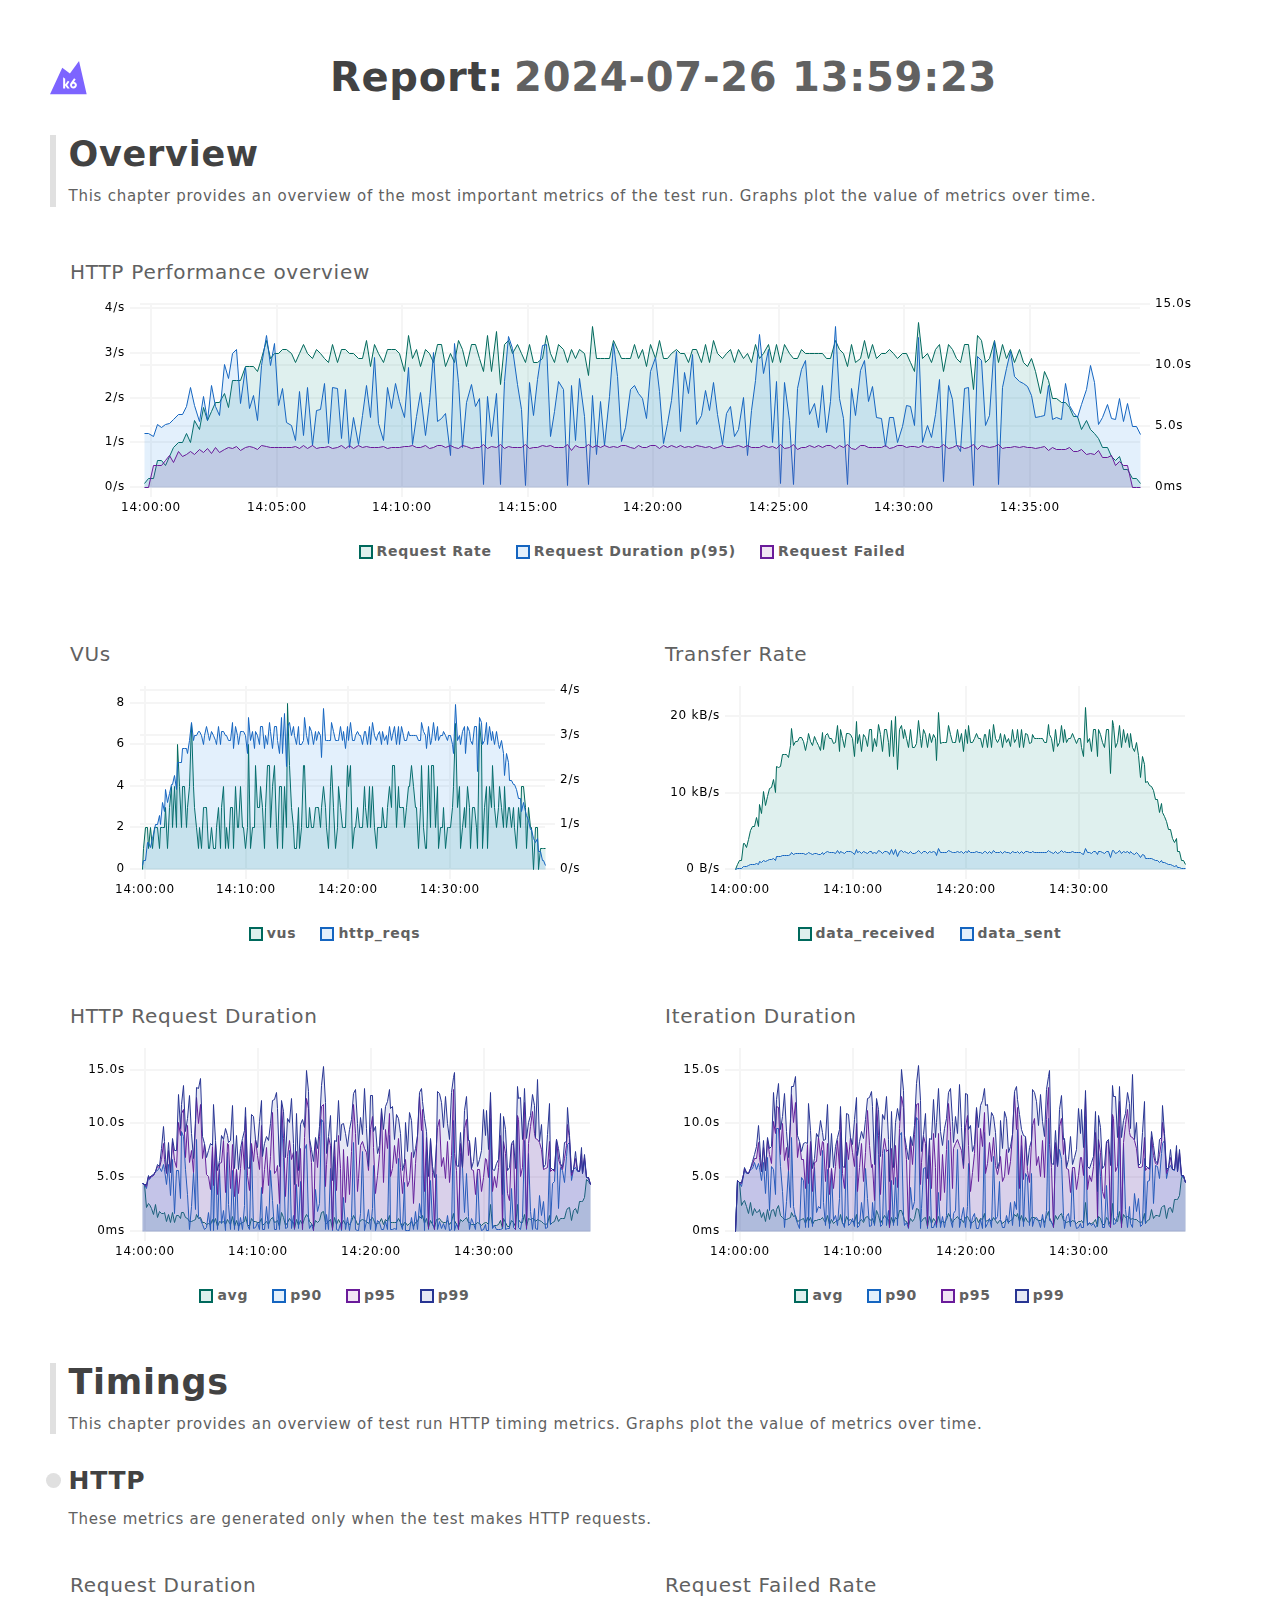
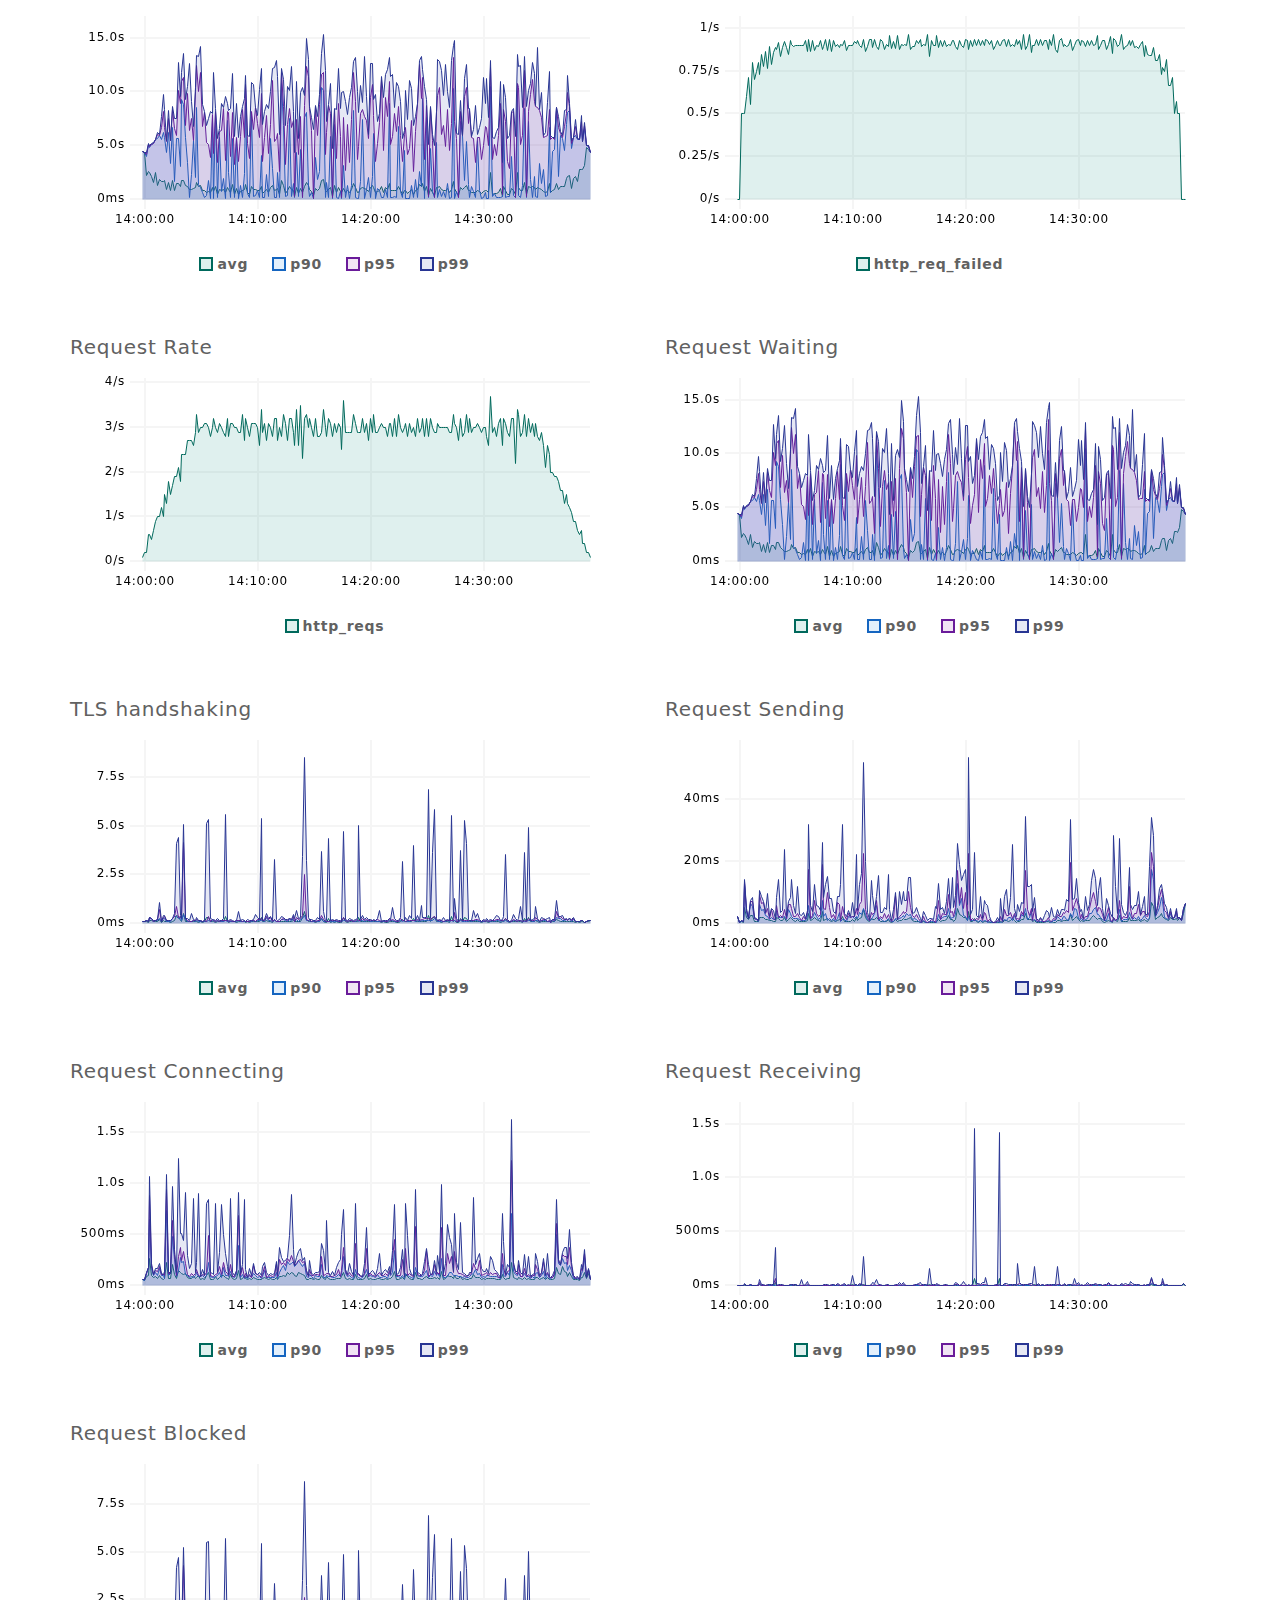
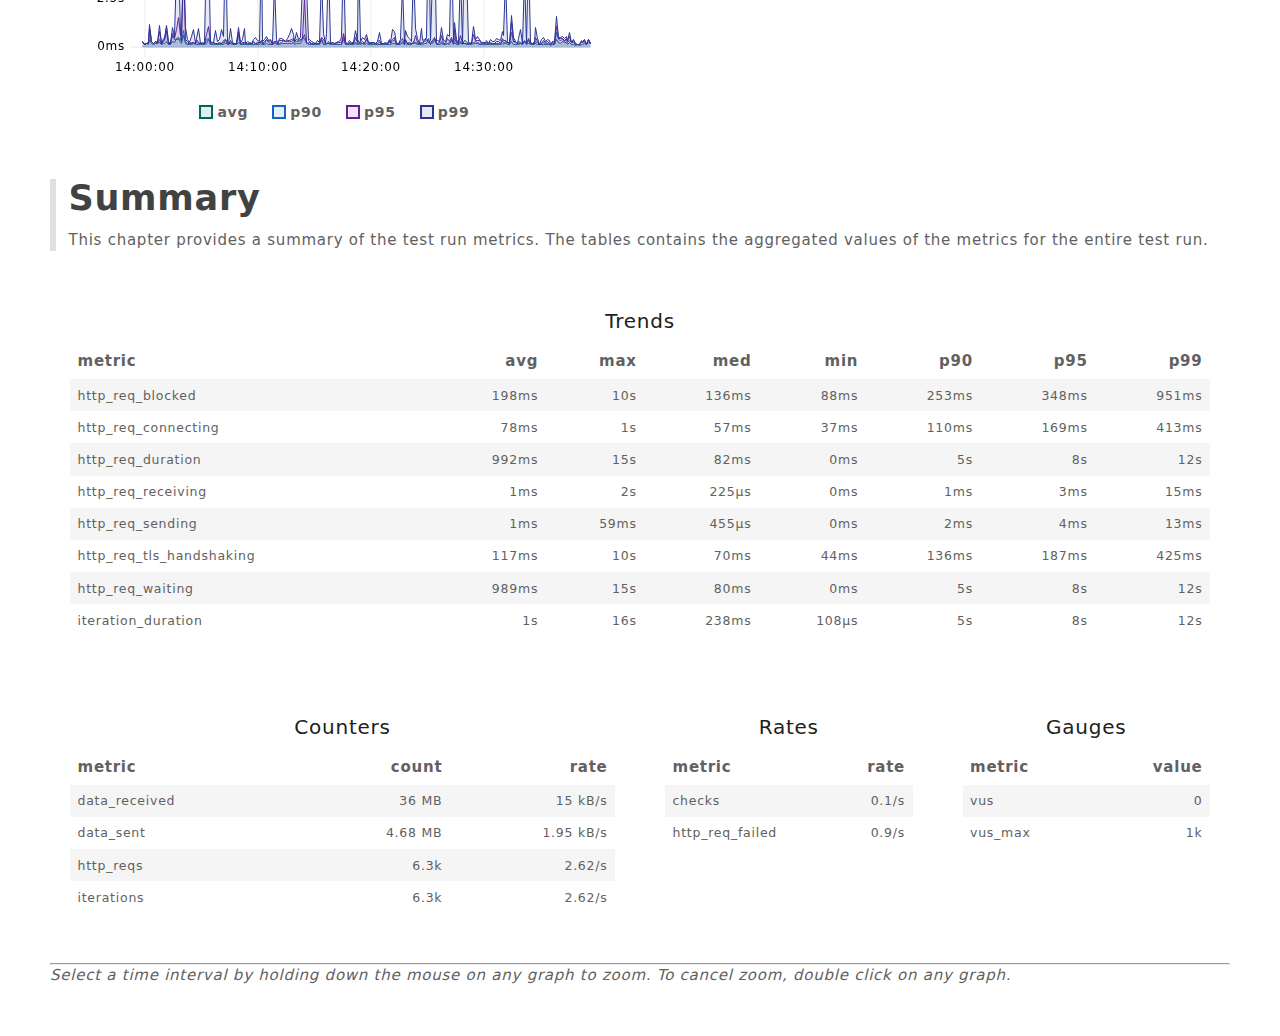
<file: public/example-html.html>
<!--
SPDX-FileCopyrightText: 2023 Raintank, Inc. dba Grafana Labs

SPDX-License-Identifier: AGPL-3.0-only
-->

<!doctype html>
<html lang="en">
  <head>
    <meta charset="UTF-8" />
    <link
      rel="icon"
      type="image/svg+xml"
      href="[data-uri]" />
    <meta name="viewport" content="width=device-width, initial-scale=1.0" />
    <title>k6 report</title>
    <script type="module" crossorigin>
var fu=Object.defineProperty;var hu=(e,t,n)=>t in e?fu(e,t,{enumerable:!0,configurable:!0,writable:!0,value:n}):e[t]=n;var oe=(e,t,n)=>(hu(e,typeof t!="symbol"?t+"":t,n),n);(function(){const t=document.createElement("link").relList;if(t&&t.supports&&t.supports("modulepreload"))return;for(const l of document.querySelectorAll('link[rel="modulepreload"]'))r(l);new MutationObserver(l=>{for(const i of l)if(i.type==="childList")for(const a of i.addedNodes)a.tagName==="LINK"&&a.rel==="modulepreload"&&r(a)}).observe(document,{childList:!0,subtree:!0});function n(l){const i={};return l.integrity&&(i.integrity=l.integrity),l.referrerPolicy&&(i.referrerPolicy=l.referrerPolicy),l.crossOrigin==="use-credentials"?i.credentials="include":l.crossOrigin==="anonymous"?i.credentials="omit":i.credentials="same-origin",i}function r(l){if(l.ep)return;l.ep=!0;const i=n(l);fetch(l.href,i)}})();var pr,G,io,ln,Ui,so,Ol,oo,En={},ao=[],_u=/acit|ex(?:s|g|n|p|$)|rph|grid|ows|mnc|ntw|ine[ch]|zoo|^ord|itera/i,Wr=Array.isArray;function zt(e,t){for(var n in t)e[n]=t[n];return e}function uo(e){var t=e.parentNode;t&&t.removeChild(e)}function _t(e,t,n){var r,l,i,a={};for(i in t)i=="key"?r=t[i]:i=="ref"?l=t[i]:a[i]=t[i];if(arguments.length>2&&(a.children=arguments.length>3?pr.call(arguments,2):n),typeof e=="function"&&e.defaultProps!=null)for(i in e.defaultProps)a[i]===void 0&&(a[i]=e.defaultProps[i]);return or(e,a,r,l,null)}function or(e,t,n,r,l){var i={type:e,props:t,key:n,ref:r,__k:null,__:null,__b:0,__e:null,__d:void 0,__c:null,__h:null,constructor:void 0,__v:l??++io};return l==null&&G.vnode!=null&&G.vnode(i),i}function co(){return{current:null}}function Dt(e){return e.children}function At(e,t){this.props=e,this.context=t}function fr(e,t){if(t==null)return e.__?fr(e.__,e.__.__k.indexOf(e)+1):null;for(var n;t<e.__k.length;t++)if((n=e.__k[t])!=null&&n.__e!=null)return n.__e;return typeof e.type=="function"?fr(e):null}function fo(e){var t,n;if((e=e.__)!=null&&e.__c!=null){for(e.__e=e.__c.base=null,t=0;t<e.__k.length;t++)if((n=e.__k[t])!=null&&n.__e!=null){e.__e=e.__c.base=n.__e;break}return fo(e)}}function Nl(e){(!e.__d&&(e.__d=!0)&&ln.push(e)&&!zr.__r++||Ui!==G.debounceRendering)&&((Ui=G.debounceRendering)||so)(zr)}function zr(){var e,t,n,r,l,i,a,_,p;for(ln.sort(Ol);e=ln.shift();)e.__d&&(t=ln.length,r=void 0,l=void 0,i=void 0,_=(a=(n=e).__v).__e,(p=n.__P)&&(r=[],l=[],(i=zt({},a)).__v=a.__v+1,Wl(p,a,i,n.__n,p.ownerSVGElement!==void 0,a.__h!=null?[_]:null,r,_??fr(a),a.__h,l),mo(r,a,l),a.__e!=_&&fo(a)),ln.length>t&&ln.sort(Ol));zr.__r=0}function ho(e,t,n,r,l,i,a,_,p,o,h){var f,d,b,y,x,E,j,M,C,R=0,O=r&&r.__k||ao,D=O.length,P=D,H=t.length;for(n.__k=[],f=0;f<H;f++)(y=n.__k[f]=(y=t[f])==null||typeof y=="boolean"||typeof y=="function"?null:typeof y=="string"||typeof y=="number"||typeof y=="bigint"?or(null,y,null,null,y):Wr(y)?or(Dt,{children:y},null,null,null):y.__b>0?or(y.type,y.props,y.key,y.ref?y.ref:null,y.__v):y)!=null?(y.__=n,y.__b=n.__b+1,(M=pu(y,O,j=f+R,P))===-1?b=En:(b=O[M]||En,O[M]=void 0,P--),Wl(e,y,b,l,i,a,_,p,o,h),x=y.__e,(d=y.ref)&&b.ref!=d&&(b.ref&&Kl(b.ref,null,y),h.push(d,y.__c||x,y)),x!=null&&(E==null&&(E=x),(C=b===En||b.__v===null)?M==-1&&R--:M!==j&&(M===j+1?R++:M>j?P>H-j?R+=M-j:R--:R=M<j&&M==j-1?M-j:0),j=f+R,typeof y.type!="function"||M===j&&b.__k!==y.__k?typeof y.type=="function"||M===j&&!C?y.__d!==void 0?(p=y.__d,y.__d=void 0):p=x.nextSibling:p=po(e,x,p):p=_o(y,p,e),typeof n.type=="function"&&(n.__d=p))):(b=O[f])&&b.key==null&&b.__e&&(b.__e==p&&(p=fr(b)),Pl(b,b,!1),O[f]=null);for(n.__e=E,f=D;f--;)O[f]!=null&&(typeof n.type=="function"&&O[f].__e!=null&&O[f].__e==n.__d&&(n.__d=O[f].__e.nextSibling),Pl(O[f],O[f]))}function _o(e,t,n){for(var r,l=e.__k,i=0;l&&i<l.length;i++)(r=l[i])&&(r.__=e,t=typeof r.type=="function"?_o(r,t,n):po(n,r.__e,t));return t}function Bt(e,t){return t=t||[],e==null||typeof e=="boolean"||(Wr(e)?e.some(function(n){Bt(n,t)}):t.push(e)),t}function po(e,t,n){return n==null||n.parentNode!==e?e.insertBefore(t,null):t==n&&t.parentNode!=null||e.insertBefore(t,n),t.nextSibling}function pu(e,t,n,r){var l=e.key,i=e.type,a=n-1,_=n+1,p=t[n];if(p===null||p&&l==p.key&&i===p.type)return n;if(r>(p!=null?1:0))for(;a>=0||_<t.length;){if(a>=0){if((p=t[a])&&l==p.key&&i===p.type)return a;a--}if(_<t.length){if((p=t[_])&&l==p.key&&i===p.type)return _;_++}}return-1}function du(e,t,n,r,l){var i;for(i in n)i==="children"||i==="key"||i in t||Br(e,i,null,n[i],r);for(i in t)l&&typeof t[i]!="function"||i==="children"||i==="key"||i==="value"||i==="checked"||n[i]===t[i]||Br(e,i,t[i],n[i],r)}function qi(e,t,n){t[0]==="-"?e.setProperty(t,n??""):e[t]=n==null?"":typeof n!="number"||_u.test(t)?n:n+"px"}function Br(e,t,n,r,l){var i;e:if(t==="style")if(typeof n=="string")e.style.cssText=n;else{if(typeof r=="string"&&(e.style.cssText=r=""),r)for(t in r)n&&t in n||qi(e.style,t,"");if(n)for(t in n)r&&n[t]===r[t]||qi(e.style,t,n[t])}else if(t[0]==="o"&&t[1]==="n")i=t!==(t=t.replace(/(PointerCapture)$|Capture$/,"$1")),t=t.toLowerCase()in e?t.toLowerCase().slice(2):t.slice(2),e.l||(e.l={}),e.l[t+i]=n,n?r||e.addEventListener(t,i?Ki:Wi,i):e.removeEventListener(t,i?Ki:Wi,i);else if(t!=="dangerouslySetInnerHTML"){if(l)t=t.replace(/xlink(H|:h)/,"h").replace(/sName$/,"s");else if(t!=="width"&&t!=="height"&&t!=="href"&&t!=="list"&&t!=="form"&&t!=="tabIndex"&&t!=="download"&&t!=="rowSpan"&&t!=="colSpan"&&t in e)try{e[t]=n??"";break e}catch{}typeof n=="function"||(n==null||n===!1&&t[4]!=="-"?e.removeAttribute(t):e.setAttribute(t,n))}}function Wi(e){return this.l[e.type+!1](G.event?G.event(e):e)}function Ki(e){return this.l[e.type+!0](G.event?G.event(e):e)}function Wl(e,t,n,r,l,i,a,_,p,o){var h,f,d,b,y,x,E,j,M,C,R,O,D,P,H,F=t.type;if(t.constructor!==void 0)return null;n.__h!=null&&(p=n.__h,_=t.__e=n.__e,t.__h=null,i=[_]),(h=G.__b)&&h(t);e:if(typeof F=="function")try{if(j=t.props,M=(h=F.contextType)&&r[h.__c],C=h?M?M.props.value:h.__:r,n.__c?E=(f=t.__c=n.__c).__=f.__E:("prototype"in F&&F.prototype.render?t.__c=f=new F(j,C):(t.__c=f=new At(j,C),f.constructor=F,f.render=vu),M&&M.sub(f),f.props=j,f.state||(f.state={}),f.context=C,f.__n=r,d=f.__d=!0,f.__h=[],f._sb=[]),f.__s==null&&(f.__s=f.state),F.getDerivedStateFromProps!=null&&(f.__s==f.state&&(f.__s=zt({},f.__s)),zt(f.__s,F.getDerivedStateFromProps(j,f.__s))),b=f.props,y=f.state,f.__v=t,d)F.getDerivedStateFromProps==null&&f.componentWillMount!=null&&f.componentWillMount(),f.componentDidMount!=null&&f.__h.push(f.componentDidMount);else{if(F.getDerivedStateFromProps==null&&j!==b&&f.componentWillReceiveProps!=null&&f.componentWillReceiveProps(j,C),!f.__e&&(f.shouldComponentUpdate!=null&&f.shouldComponentUpdate(j,f.__s,C)===!1||t.__v===n.__v)){for(t.__v!==n.__v&&(f.props=j,f.state=f.__s,f.__d=!1),t.__e=n.__e,t.__k=n.__k,t.__k.forEach(function(I){I&&(I.__=t)}),R=0;R<f._sb.length;R++)f.__h.push(f._sb[R]);f._sb=[],f.__h.length&&a.push(f);break e}f.componentWillUpdate!=null&&f.componentWillUpdate(j,f.__s,C),f.componentDidUpdate!=null&&f.__h.push(function(){f.componentDidUpdate(b,y,x)})}if(f.context=C,f.props=j,f.__P=e,f.__e=!1,O=G.__r,D=0,"prototype"in F&&F.prototype.render){for(f.state=f.__s,f.__d=!1,O&&O(t),h=f.render(f.props,f.state,f.context),P=0;P<f._sb.length;P++)f.__h.push(f._sb[P]);f._sb=[]}else do f.__d=!1,O&&O(t),h=f.render(f.props,f.state,f.context),f.state=f.__s;while(f.__d&&++D<25);f.state=f.__s,f.getChildContext!=null&&(r=zt(zt({},r),f.getChildContext())),d||f.getSnapshotBeforeUpdate==null||(x=f.getSnapshotBeforeUpdate(b,y)),ho(e,Wr(H=h!=null&&h.type===Dt&&h.key==null?h.props.children:h)?H:[H],t,n,r,l,i,a,_,p,o),f.base=t.__e,t.__h=null,f.__h.length&&a.push(f),E&&(f.__E=f.__=null)}catch(I){t.__v=null,(p||i!=null)&&(t.__e=_,t.__h=!!p,i[i.indexOf(_)]=null),G.__e(I,t,n)}else i==null&&t.__v===n.__v?(t.__k=n.__k,t.__e=n.__e):t.__e=mu(n.__e,t,n,r,l,i,a,p,o);(h=G.diffed)&&h(t)}function mo(e,t,n){for(var r=0;r<n.length;r++)Kl(n[r],n[++r],n[++r]);G.__c&&G.__c(t,e),e.some(function(l){try{e=l.__h,l.__h=[],e.some(function(i){i.call(l)})}catch(i){G.__e(i,l.__v)}})}function mu(e,t,n,r,l,i,a,_,p){var o,h,f,d=n.props,b=t.props,y=t.type,x=0;if(y==="svg"&&(l=!0),i!=null){for(;x<i.length;x++)if((o=i[x])&&"setAttribute"in o==!!y&&(y?o.localName===y:o.nodeType===3)){e=o,i[x]=null;break}}if(e==null){if(y===null)return document.createTextNode(b);e=l?document.createElementNS("http://www.w3.org/2000/svg",y):document.createElement(y,b.is&&b),i=null,_=!1}if(y===null)d===b||_&&e.data===b||(e.data=b);else{if(i=i&&pr.call(e.childNodes),h=(d=n.props||En).dangerouslySetInnerHTML,f=b.dangerouslySetInnerHTML,!_){if(i!=null)for(d={},x=0;x<e.attributes.length;x++)d[e.attributes[x].name]=e.attributes[x].value;(f||h)&&(f&&(h&&f.__html==h.__html||f.__html===e.innerHTML)||(e.innerHTML=f&&f.__html||""))}if(du(e,b,d,l,_),f)t.__k=[];else if(ho(e,Wr(x=t.props.children)?x:[x],t,n,r,l&&y!=="foreignObject",i,a,i?i[0]:n.__k&&fr(n,0),_,p),i!=null)for(x=i.length;x--;)i[x]!=null&&uo(i[x]);_||("value"in b&&(x=b.value)!==void 0&&(x!==e.value||y==="progress"&&!x||y==="option"&&x!==d.value)&&Br(e,"value",x,d.value,!1),"checked"in b&&(x=b.checked)!==void 0&&x!==e.checked&&Br(e,"checked",x,d.checked,!1))}return e}function Kl(e,t,n){try{typeof e=="function"?e(t):e.current=t}catch(r){G.__e(r,n)}}function Pl(e,t,n){var r,l;if(G.unmount&&G.unmount(e),(r=e.ref)&&(r.current&&r.current!==e.__e||Kl(r,null,t)),(r=e.__c)!=null){if(r.componentWillUnmount)try{r.componentWillUnmount()}catch(i){G.__e(i,t)}r.base=r.__P=null,e.__c=void 0}if(r=e.__k)for(l=0;l<r.length;l++)r[l]&&Pl(r[l],t,n||typeof e.type!="function");n||e.__e==null||uo(e.__e),e.__=e.__e=e.__d=void 0}function vu(e,t,n){return this.constructor(e,n)}function An(e,t,n){var r,l,i,a;G.__&&G.__(e,t),l=(r=typeof n=="function")?null:n&&n.__k||t.__k,i=[],a=[],Wl(t,e=(!r&&n||t).__k=_t(Dt,null,[e]),l||En,En,t.ownerSVGElement!==void 0,!r&&n?[n]:l?null:t.firstChild?pr.call(t.childNodes):null,i,!r&&n?n:l?l.__e:t.firstChild,r,a),mo(i,e,a)}function vo(e,t){An(e,t,vo)}function gu(e,t,n){var r,l,i,a,_=zt({},e.props);for(i in e.type&&e.type.defaultProps&&(a=e.type.defaultProps),t)i=="key"?r=t[i]:i=="ref"?l=t[i]:_[i]=t[i]===void 0&&a!==void 0?a[i]:t[i];return arguments.length>2&&(_.children=arguments.length>3?pr.call(arguments,2):n),or(e.type,_,r||e.key,l||e.ref,null)}function go(e,t){var n={__c:t="__cC"+oo++,__:e,Consumer:function(r,l){return r.children(l)},Provider:function(r){var l,i;return this.getChildContext||(l=[],(i={})[t]=this,this.getChildContext=function(){return i},this.shouldComponentUpdate=function(a){this.props.value!==a.value&&l.some(function(_){_.__e=!0,Nl(_)})},this.sub=function(a){l.push(a);var _=a.componentWillUnmount;a.componentWillUnmount=function(){l.splice(l.indexOf(a),1),_&&_.call(a)}}),r.children}};return n.Provider.__=n.Consumer.contextType=n}pr=ao.slice,G={__e:function(e,t,n,r){for(var l,i,a;t=t.__;)if((l=t.__c)&&!l.__)try{if((i=l.constructor)&&i.getDerivedStateFromError!=null&&(l.setState(i.getDerivedStateFromError(e)),a=l.__d),l.componentDidCatch!=null&&(l.componentDidCatch(e,r||{}),a=l.__d),a)return l.__E=l}catch(_){e=_}throw e}},io=0,At.prototype.setState=function(e,t){var n;n=this.__s!=null&&this.__s!==this.state?this.__s:this.__s=zt({},this.state),typeof e=="function"&&(e=e(zt({},n),this.props)),e&&zt(n,e),e!=null&&this.__v&&(t&&this._sb.push(t),Nl(this))},At.prototype.forceUpdate=function(e){this.__v&&(this.__e=!0,e&&this.__h.push(e),Nl(this))},At.prototype.render=Dt,ln=[],so=typeof Promise=="function"?Promise.prototype.then.bind(Promise.resolve()):setTimeout,Ol=function(e,t){return e.__v.__b-t.__v.__b},zr.__r=0,oo=0;var yo=typeof globalThis<"u"?globalThis:typeof window<"u"?window:typeof global<"u"?global:typeof self<"u"?self:{};function Gl(e){return e&&e.__esModule&&Object.prototype.hasOwnProperty.call(e,"default")?e.default:e}function bo(e){if(e.__esModule)return e;var t=e.default;if(typeof t=="function"){var n=function r(){return this instanceof r?Reflect.construct(t,arguments,this.constructor):t.apply(this,arguments)};n.prototype=t.prototype}else n={};return Object.defineProperty(n,"__esModule",{value:!0}),Object.keys(e).forEach(function(r){var l=Object.getOwnPropertyDescriptor(e,r);Object.defineProperty(n,r,l.get?l:{enumerable:!0,get:function(){return e[r]}})}),n}var wo={};(function(e){(function(t){function n(c){return c!==null?Object.prototype.toString.call(c)==="[object Array]":!1}function r(c){return c!==null?Object.prototype.toString.call(c)==="[object Object]":!1}function l(c,v){if(c===v)return!0;var w=Object.prototype.toString.call(c);if(w!==Object.prototype.toString.call(v))return!1;if(n(c)===!0){if(c.length!==v.length)return!1;for(var k=0;k<c.length;k++)if(l(c[k],v[k])===!1)return!1;return!0}if(r(c)===!0){var A={};for(var $ in c)if(hasOwnProperty.call(c,$)){if(l(c[$],v[$])===!1)return!1;A[$]=!0}for(var ee in v)if(hasOwnProperty.call(v,ee)&&A[ee]!==!0)return!1;return!0}return!1}function i(c){if(c===""||c===!1||c===null)return!0;if(n(c)&&c.length===0)return!0;if(r(c)){for(var v in c)if(c.hasOwnProperty(v))return!1;return!0}else return!1}function a(c){for(var v=Object.keys(c),w=[],k=0;k<v.length;k++)w.push(c[v[k]]);return w}var _;typeof String.prototype.trimLeft=="function"?_=function(c){return c.trimLeft()}:_=function(c){return c.match(/^\s*(.*)/)[1]};var p=0,o=1,h=2,f=3,d=4,b=5,y=6,x=7,E=8,j=9,M={0:"number",1:"any",2:"string",3:"array",4:"object",5:"boolean",6:"expression",7:"null",8:"Array<number>",9:"Array<string>"},C="EOF",R="UnquotedIdentifier",O="QuotedIdentifier",D="Rbracket",P="Rparen",H="Comma",F="Colon",I="Rbrace",L="Number",U="Current",W="Expref",X="Pipe",J="Or",ae="And",ie="EQ",Qe="GT",Pe="LT",ue="GTE",fe="LTE",Z="NE",ve="Flatten",Q="Star",he="Filter",ft="Dot",pt="Not",rt="Lbrace",lt="Lbracket",ot="Lparen",at="Literal",Mt={".":ft,"*":Q,",":H,":":F,"{":rt,"}":I,"]":D,"(":ot,")":P,"@":U},hn={"<":!0,">":!0,"=":!0,"!":!0},jt={" ":!0,"	":!0,"\n":!0};function Jt(c){return c>="a"&&c<="z"||c>="A"&&c<="Z"||c==="_"}function Vt(c){return c>="0"&&c<="9"||c==="-"}function Lt(c){return c>="a"&&c<="z"||c>="A"&&c<="Z"||c>="0"&&c<="9"||c==="_"}function it(){}it.prototype={tokenize:function(c){var v=[];this._current=0;for(var w,k,A;this._current<c.length;)if(Jt(c[this._current]))w=this._current,k=this._consumeUnquotedIdentifier(c),v.push({type:R,value:k,start:w});else if(Mt[c[this._current]]!==void 0)v.push({type:Mt[c[this._current]],value:c[this._current],start:this._current}),this._current++;else if(Vt(c[this._current]))A=this._consumeNumber(c),v.push(A);else if(c[this._current]==="[")A=this._consumeLBracket(c),v.push(A);else if(c[this._current]==='"')w=this._current,k=this._consumeQuotedIdentifier(c),v.push({type:O,value:k,start:w});else if(c[this._current]==="'")w=this._current,k=this._consumeRawStringLiteral(c),v.push({type:at,value:k,start:w});else if(c[this._current]==="`"){w=this._current;var $=this._consumeLiteral(c);v.push({type:at,value:$,start:w})}else if(hn[c[this._current]]!==void 0)v.push(this._consumeOperator(c));else if(jt[c[this._current]]!==void 0)this._current++;else if(c[this._current]==="&")w=this._current,this._current++,c[this._current]==="&"?(this._current++,v.push({type:ae,value:"&&",start:w})):v.push({type:W,value:"&",start:w});else if(c[this._current]==="|")w=this._current,this._current++,c[this._current]==="|"?(this._current++,v.push({type:J,value:"||",start:w})):v.push({type:X,value:"|",start:w});else{var ee=new Error("Unknown character:"+c[this._current]);throw ee.name="LexerError",ee}return v},_consumeUnquotedIdentifier:function(c){var v=this._current;for(this._current++;this._current<c.length&&Lt(c[this._current]);)this._current++;return c.slice(v,this._current)},_consumeQuotedIdentifier:function(c){var v=this._current;this._current++;for(var w=c.length;c[this._current]!=='"'&&this._current<w;){var k=this._current;c[k]==="\\"&&(c[k+1]==="\\"||c[k+1]==='"')?k+=2:k++,this._current=k}return this._current++,JSON.parse(c.slice(v,this._current))},_consumeRawStringLiteral:function(c){var v=this._current;this._current++;for(var w=c.length;c[this._current]!=="'"&&this._current<w;){var k=this._current;c[k]==="\\"&&(c[k+1]==="\\"||c[k+1]==="'")?k+=2:k++,this._current=k}this._current++;var A=c.slice(v+1,this._current-1);return A.replace("\\'","'")},_consumeNumber:function(c){var v=this._current;this._current++;for(var w=c.length;Vt(c[this._current])&&this._current<w;)this._current++;var k=parseInt(c.slice(v,this._current));return{type:L,value:k,start:v}},_consumeLBracket:function(c){var v=this._current;return this._current++,c[this._current]==="?"?(this._current++,{type:he,value:"[?",start:v}):c[this._current]==="]"?(this._current++,{type:ve,value:"[]",start:v}):{type:lt,value:"[",start:v}},_consumeOperator:function(c){var v=this._current,w=c[v];if(this._current++,w==="!")return c[this._current]==="="?(this._current++,{type:Z,value:"!=",start:v}):{type:pt,value:"!",start:v};if(w==="<")return c[this._current]==="="?(this._current++,{type:fe,value:"<=",start:v}):{type:Pe,value:"<",start:v};if(w===">")return c[this._current]==="="?(this._current++,{type:ue,value:">=",start:v}):{type:Qe,value:">",start:v};if(w==="="&&c[this._current]==="=")return this._current++,{type:ie,value:"==",start:v}},_consumeLiteral:function(c){this._current++;for(var v=this._current,w=c.length,k;c[this._current]!=="`"&&this._current<w;){var A=this._current;c[A]==="\\"&&(c[A+1]==="\\"||c[A+1]==="`")?A+=2:A++,this._current=A}var $=_(c.slice(v,this._current));return $=$.replace("\\`","`"),this._looksLikeJSON($)?k=JSON.parse($):k=JSON.parse('"'+$+'"'),this._current++,k},_looksLikeJSON:function(c){var v='[{"',w=["true","false","null"],k="-0123456789";if(c==="")return!1;if(v.indexOf(c[0])>=0)return!0;if(w.indexOf(c)>=0)return!0;if(k.indexOf(c[0])>=0)try{return JSON.parse(c),!0}catch{return!1}else return!1}};var re={};re[C]=0,re[R]=0,re[O]=0,re[D]=0,re[P]=0,re[H]=0,re[I]=0,re[L]=0,re[U]=0,re[W]=0,re[X]=1,re[J]=2,re[ae]=3,re[ie]=5,re[Qe]=5,re[Pe]=5,re[ue]=5,re[fe]=5,re[Z]=5,re[ve]=9,re[Q]=20,re[he]=21,re[ft]=40,re[pt]=45,re[rt]=50,re[lt]=55,re[ot]=60;function bt(){}bt.prototype={parse:function(c){this._loadTokens(c),this.index=0;var v=this.expression(0);if(this._lookahead(0)!==C){var w=this._lookaheadToken(0),k=new Error("Unexpected token type: "+w.type+", value: "+w.value);throw k.name="ParserError",k}return v},_loadTokens:function(c){var v=new it,w=v.tokenize(c);w.push({type:C,value:"",start:c.length}),this.tokens=w},expression:function(c){var v=this._lookaheadToken(0);this._advance();for(var w=this.nud(v),k=this._lookahead(0);c<re[k];)this._advance(),w=this.led(k,w),k=this._lookahead(0);return w},_lookahead:function(c){return this.tokens[this.index+c].type},_lookaheadToken:function(c){return this.tokens[this.index+c]},_advance:function(){this.index++},nud:function(c){var v,w,k;switch(c.type){case at:return{type:"Literal",value:c.value};case R:return{type:"Field",name:c.value};case O:var A={type:"Field",name:c.value};if(this._lookahead(0)===ot)throw new Error("Quoted identifier not allowed for function names.");return A;case pt:return w=this.expression(re.Not),{type:"NotExpression",children:[w]};case Q:return v={type:"Identity"},w=null,this._lookahead(0)===D?w={type:"Identity"}:w=this._parseProjectionRHS(re.Star),{type:"ValueProjection",children:[v,w]};case he:return this.led(c.type,{type:"Identity"});case rt:return this._parseMultiselectHash();case ve:return v={type:ve,children:[{type:"Identity"}]},w=this._parseProjectionRHS(re.Flatten),{type:"Projection",children:[v,w]};case lt:return this._lookahead(0)===L||this._lookahead(0)===F?(w=this._parseIndexExpression(),this._projectIfSlice({type:"Identity"},w)):this._lookahead(0)===Q&&this._lookahead(1)===D?(this._advance(),this._advance(),w=this._parseProjectionRHS(re.Star),{type:"Projection",children:[{type:"Identity"},w]}):this._parseMultiselectList();case U:return{type:U};case W:return k=this.expression(re.Expref),{type:"ExpressionReference",children:[k]};case ot:for(var $=[];this._lookahead(0)!==P;)this._lookahead(0)===U?(k={type:U},this._advance()):k=this.expression(0),$.push(k);return this._match(P),$[0];default:this._errorToken(c)}},led:function(c,v){var w;switch(c){case ft:var k=re.Dot;return this._lookahead(0)!==Q?(w=this._parseDotRHS(k),{type:"Subexpression",children:[v,w]}):(this._advance(),w=this._parseProjectionRHS(k),{type:"ValueProjection",children:[v,w]});case X:return w=this.expression(re.Pipe),{type:X,children:[v,w]};case J:return w=this.expression(re.Or),{type:"OrExpression",children:[v,w]};case ae:return w=this.expression(re.And),{type:"AndExpression",children:[v,w]};case ot:for(var A=v.name,$=[],ee,se;this._lookahead(0)!==P;)this._lookahead(0)===U?(ee={type:U},this._advance()):ee=this.expression(0),this._lookahead(0)===H&&this._match(H),$.push(ee);return this._match(P),se={type:"Function",name:A,children:$},se;case he:var He=this.expression(0);return this._match(D),this._lookahead(0)===ve?w={type:"Identity"}:w=this._parseProjectionRHS(re.Filter),{type:"FilterProjection",children:[v,w,He]};case ve:var De={type:ve,children:[v]},Oe=this._parseProjectionRHS(re.Flatten);return{type:"Projection",children:[De,Oe]};case ie:case Z:case Qe:case ue:case Pe:case fe:return this._parseComparator(v,c);case lt:var ne=this._lookaheadToken(0);return ne.type===L||ne.type===F?(w=this._parseIndexExpression(),this._projectIfSlice(v,w)):(this._match(Q),this._match(D),w=this._parseProjectionRHS(re.Star),{type:"Projection",children:[v,w]});default:this._errorToken(this._lookaheadToken(0))}},_match:function(c){if(this._lookahead(0)===c)this._advance();else{var v=this._lookaheadToken(0),w=new Error("Expected "+c+", got: "+v.type);throw w.name="ParserError",w}},_errorToken:function(c){var v=new Error("Invalid token ("+c.type+'): "'+c.value+'"');throw v.name="ParserError",v},_parseIndexExpression:function(){if(this._lookahead(0)===F||this._lookahead(1)===F)return this._parseSliceExpression();var c={type:"Index",value:this._lookaheadToken(0).value};return this._advance(),this._match(D),c},_projectIfSlice:function(c,v){var w={type:"IndexExpression",children:[c,v]};return v.type==="Slice"?{type:"Projection",children:[w,this._parseProjectionRHS(re.Star)]}:w},_parseSliceExpression:function(){for(var c=[null,null,null],v=0,w=this._lookahead(0);w!==D&&v<3;){if(w===F)v++,this._advance();else if(w===L)c[v]=this._lookaheadToken(0).value,this._advance();else{var k=this._lookahead(0),A=new Error("Syntax error, unexpected token: "+k.value+"("+k.type+")");throw A.name="Parsererror",A}w=this._lookahead(0)}return this._match(D),{type:"Slice",children:c}},_parseComparator:function(c,v){var w=this.expression(re[v]);return{type:"Comparator",name:v,children:[c,w]}},_parseDotRHS:function(c){var v=this._lookahead(0),w=[R,O,Q];if(w.indexOf(v)>=0)return this.expression(c);if(v===lt)return this._match(lt),this._parseMultiselectList();if(v===rt)return this._match(rt),this._parseMultiselectHash()},_parseProjectionRHS:function(c){var v;if(re[this._lookahead(0)]<10)v={type:"Identity"};else if(this._lookahead(0)===lt)v=this.expression(c);else if(this._lookahead(0)===he)v=this.expression(c);else if(this._lookahead(0)===ft)this._match(ft),v=this._parseDotRHS(c);else{var w=this._lookaheadToken(0),k=new Error("Sytanx error, unexpected token: "+w.value+"("+w.type+")");throw k.name="ParserError",k}return v},_parseMultiselectList:function(){for(var c=[];this._lookahead(0)!==D;){var v=this.expression(0);if(c.push(v),this._lookahead(0)===H&&(this._match(H),this._lookahead(0)===D))throw new Error("Unexpected token Rbracket")}return this._match(D),{type:"MultiSelectList",children:c}},_parseMultiselectHash:function(){for(var c=[],v=[R,O],w,k,A,$;;){if(w=this._lookaheadToken(0),v.indexOf(w.type)<0)throw new Error("Expecting an identifier token, got: "+w.type);if(k=w.value,this._advance(),this._match(F),A=this.expression(0),$={type:"KeyValuePair",name:k,value:A},c.push($),this._lookahead(0)===H)this._match(H);else if(this._lookahead(0)===I){this._match(I);break}}return{type:"MultiSelectHash",children:c}}};function Ct(c){this.runtime=c}Ct.prototype={search:function(c,v){return this.visit(c,v)},visit:function(c,v){var w,k,A,$,ee,se,He,De,Oe,ne;switch(c.type){case"Field":return v!==null&&r(v)?(se=v[c.name],se===void 0?null:se):null;case"Subexpression":for(A=this.visit(c.children[0],v),ne=1;ne<c.children.length;ne++)if(A=this.visit(c.children[1],A),A===null)return null;return A;case"IndexExpression":return He=this.visit(c.children[0],v),De=this.visit(c.children[1],He),De;case"Index":if(!n(v))return null;var xt=c.value;return xt<0&&(xt=v.length+xt),A=v[xt],A===void 0&&(A=null),A;case"Slice":if(!n(v))return null;var nl=c.children.slice(0),$n=this.computeSliceParams(v.length,nl),mr=$n[0],vr=$n[1],le=$n[2];if(A=[],le>0)for(ne=mr;ne<vr;ne+=le)A.push(v[ne]);else for(ne=mr;ne>vr;ne+=le)A.push(v[ne]);return A;case"Projection":var $e=this.visit(c.children[0],v);if(!n($e))return null;for(Oe=[],ne=0;ne<$e.length;ne++)k=this.visit(c.children[1],$e[ne]),k!==null&&Oe.push(k);return Oe;case"ValueProjection":if($e=this.visit(c.children[0],v),!r($e))return null;Oe=[];var dt=a($e);for(ne=0;ne<dt.length;ne++)k=this.visit(c.children[1],dt[ne]),k!==null&&Oe.push(k);return Oe;case"FilterProjection":if($e=this.visit(c.children[0],v),!n($e))return null;var Rt=[],Ut=[];for(ne=0;ne<$e.length;ne++)w=this.visit(c.children[2],$e[ne]),i(w)||Rt.push($e[ne]);for(var Ue=0;Ue<Rt.length;Ue++)k=this.visit(c.children[1],Rt[Ue]),k!==null&&Ut.push(k);return Ut;case"Comparator":switch($=this.visit(c.children[0],v),ee=this.visit(c.children[1],v),c.name){case ie:A=l($,ee);break;case Z:A=!l($,ee);break;case Qe:A=$>ee;break;case ue:A=$>=ee;break;case Pe:A=$<ee;break;case fe:A=$<=ee;break;default:throw new Error("Unknown comparator: "+c.name)}return A;case ve:var Vn=this.visit(c.children[0],v);if(!n(Vn))return null;var Qt=[];for(ne=0;ne<Vn.length;ne++)k=Vn[ne],n(k)?Qt.push.apply(Qt,k):Qt.push(k);return Qt;case"Identity":return v;case"MultiSelectList":if(v===null)return null;for(Oe=[],ne=0;ne<c.children.length;ne++)Oe.push(this.visit(c.children[ne],v));return Oe;case"MultiSelectHash":if(v===null)return null;Oe={};var Un;for(ne=0;ne<c.children.length;ne++)Un=c.children[ne],Oe[Un.name]=this.visit(Un.value,v);return Oe;case"OrExpression":return w=this.visit(c.children[0],v),i(w)&&(w=this.visit(c.children[1],v)),w;case"AndExpression":return $=this.visit(c.children[0],v),i($)===!0?$:this.visit(c.children[1],v);case"NotExpression":return $=this.visit(c.children[0],v),i($);case"Literal":return c.value;case X:return He=this.visit(c.children[0],v),this.visit(c.children[1],He);case U:return v;case"Function":var gr=[];for(ne=0;ne<c.children.length;ne++)gr.push(this.visit(c.children[ne],v));return this.runtime.callFunction(c.name,gr);case"ExpressionReference":var Ot=c.children[0];return Ot.jmespathType=W,Ot;default:throw new Error("Unknown node type: "+c.type)}},computeSliceParams:function(c,v){var w=v[0],k=v[1],A=v[2],$=[null,null,null];if(A===null)A=1;else if(A===0){var ee=new Error("Invalid slice, step cannot be 0");throw ee.name="RuntimeError",ee}var se=A<0;return w===null?w=se?c-1:0:w=this.capSliceRange(c,w,A),k===null?k=se?-1:c:k=this.capSliceRange(c,k,A),$[0]=w,$[1]=k,$[2]=A,$},capSliceRange:function(c,v,w){return v<0?(v+=c,v<0&&(v=w<0?-1:0)):v>=c&&(v=w<0?c-1:c),v}};function _e(c){this._interpreter=c,this.functionTable={abs:{_func:this._functionAbs,_signature:[{types:[p]}]},avg:{_func:this._functionAvg,_signature:[{types:[E]}]},ceil:{_func:this._functionCeil,_signature:[{types:[p]}]},contains:{_func:this._functionContains,_signature:[{types:[h,f]},{types:[o]}]},ends_with:{_func:this._functionEndsWith,_signature:[{types:[h]},{types:[h]}]},floor:{_func:this._functionFloor,_signature:[{types:[p]}]},length:{_func:this._functionLength,_signature:[{types:[h,f,d]}]},map:{_func:this._functionMap,_signature:[{types:[y]},{types:[f]}]},max:{_func:this._functionMax,_signature:[{types:[E,j]}]},merge:{_func:this._functionMerge,_signature:[{types:[d],variadic:!0}]},max_by:{_func:this._functionMaxBy,_signature:[{types:[f]},{types:[y]}]},sum:{_func:this._functionSum,_signature:[{types:[E]}]},starts_with:{_func:this._functionStartsWith,_signature:[{types:[h]},{types:[h]}]},min:{_func:this._functionMin,_signature:[{types:[E,j]}]},min_by:{_func:this._functionMinBy,_signature:[{types:[f]},{types:[y]}]},type:{_func:this._functionType,_signature:[{types:[o]}]},keys:{_func:this._functionKeys,_signature:[{types:[d]}]},values:{_func:this._functionValues,_signature:[{types:[d]}]},sort:{_func:this._functionSort,_signature:[{types:[j,E]}]},sort_by:{_func:this._functionSortBy,_signature:[{types:[f]},{types:[y]}]},join:{_func:this._functionJoin,_signature:[{types:[h]},{types:[j]}]},reverse:{_func:this._functionReverse,_signature:[{types:[h,f]}]},to_array:{_func:this._functionToArray,_signature:[{types:[o]}]},to_string:{_func:this._functionToString,_signature:[{types:[o]}]},to_number:{_func:this._functionToNumber,_signature:[{types:[o]}]},not_null:{_func:this._functionNotNull,_signature:[{types:[o],variadic:!0}]}}}_e.prototype={callFunction:function(c,v){var w=this.functionTable[c];if(w===void 0)throw new Error("Unknown function: "+c+"()");return this._validateArgs(c,v,w._signature),w._func.call(this,v)},_validateArgs:function(c,v,w){var k;if(w[w.length-1].variadic){if(v.length<w.length)throw k=w.length===1?" argument":" arguments",new Error("ArgumentError: "+c+"() takes at least"+w.length+k+" but received "+v.length)}else if(v.length!==w.length)throw k=w.length===1?" argument":" arguments",new Error("ArgumentError: "+c+"() takes "+w.length+k+" but received "+v.length);for(var A,$,ee,se=0;se<w.length;se++){ee=!1,A=w[se].types,$=this._getTypeName(v[se]);for(var He=0;He<A.length;He++)if(this._typeMatches($,A[He],v[se])){ee=!0;break}if(!ee){var De=A.map(function(Oe){return M[Oe]}).join(",");throw new Error("TypeError: "+c+"() expected argument "+(se+1)+" to be type "+De+" but received type "+M[$]+" instead.")}}},_typeMatches:function(c,v,w){if(v===o)return!0;if(v===j||v===E||v===f){if(v===f)return c===f;if(c===f){var k;v===E?k=p:v===j&&(k=h);for(var A=0;A<w.length;A++)if(!this._typeMatches(this._getTypeName(w[A]),k,w[A]))return!1;return!0}}else return c===v},_getTypeName:function(c){switch(Object.prototype.toString.call(c)){case"[object String]":return h;case"[object Number]":return p;case"[object Array]":return f;case"[object Boolean]":return b;case"[object Null]":return x;case"[object Object]":return c.jmespathType===W?y:d}},_functionStartsWith:function(c){return c[0].lastIndexOf(c[1])===0},_functionEndsWith:function(c){var v=c[0],w=c[1];return v.indexOf(w,v.length-w.length)!==-1},_functionReverse:function(c){var v=this._getTypeName(c[0]);if(v===h){for(var w=c[0],k="",A=w.length-1;A>=0;A--)k+=w[A];return k}else{var $=c[0].slice(0);return $.reverse(),$}},_functionAbs:function(c){return Math.abs(c[0])},_functionCeil:function(c){return Math.ceil(c[0])},_functionAvg:function(c){for(var v=0,w=c[0],k=0;k<w.length;k++)v+=w[k];return v/w.length},_functionContains:function(c){return c[0].indexOf(c[1])>=0},_functionFloor:function(c){return Math.floor(c[0])},_functionLength:function(c){return r(c[0])?Object.keys(c[0]).length:c[0].length},_functionMap:function(c){for(var v=[],w=this._interpreter,k=c[0],A=c[1],$=0;$<A.length;$++)v.push(w.visit(k,A[$]));return v},_functionMerge:function(c){for(var v={},w=0;w<c.length;w++){var k=c[w];for(var A in k)v[A]=k[A]}return v},_functionMax:function(c){if(c[0].length>0){var v=this._getTypeName(c[0][0]);if(v===p)return Math.max.apply(Math,c[0]);for(var w=c[0],k=w[0],A=1;A<w.length;A++)k.localeCompare(w[A])<0&&(k=w[A]);return k}else return null},_functionMin:function(c){if(c[0].length>0){var v=this._getTypeName(c[0][0]);if(v===p)return Math.min.apply(Math,c[0]);for(var w=c[0],k=w[0],A=1;A<w.length;A++)w[A].localeCompare(k)<0&&(k=w[A]);return k}else return null},_functionSum:function(c){for(var v=0,w=c[0],k=0;k<w.length;k++)v+=w[k];return v},_functionType:function(c){switch(this._getTypeName(c[0])){case p:return"number";case h:return"string";case f:return"array";case d:return"object";case b:return"boolean";case y:return"expref";case x:return"null"}},_functionKeys:function(c){return Object.keys(c[0])},_functionValues:function(c){for(var v=c[0],w=Object.keys(v),k=[],A=0;A<w.length;A++)k.push(v[w[A]]);return k},_functionJoin:function(c){var v=c[0],w=c[1];return w.join(v)},_functionToArray:function(c){return this._getTypeName(c[0])===f?c[0]:[c[0]]},_functionToString:function(c){return this._getTypeName(c[0])===h?c[0]:JSON.stringify(c[0])},_functionToNumber:function(c){var v=this._getTypeName(c[0]),w;return v===p?c[0]:v===h&&(w=+c[0],!isNaN(w))?w:null},_functionNotNull:function(c){for(var v=0;v<c.length;v++)if(this._getTypeName(c[v])!==x)return c[v];return null},_functionSort:function(c){var v=c[0].slice(0);return v.sort(),v},_functionSortBy:function(c){var v=c[0].slice(0);if(v.length===0)return v;var w=this._interpreter,k=c[1],A=this._getTypeName(w.visit(k,v[0]));if([p,h].indexOf(A)<0)throw new Error("TypeError");for(var $=this,ee=[],se=0;se<v.length;se++)ee.push([se,v[se]]);ee.sort(function(De,Oe){var ne=w.visit(k,De[1]),xt=w.visit(k,Oe[1]);if($._getTypeName(ne)!==A)throw new Error("TypeError: expected "+A+", received "+$._getTypeName(ne));if($._getTypeName(xt)!==A)throw new Error("TypeError: expected "+A+", received "+$._getTypeName(xt));return ne>xt?1:ne<xt?-1:De[0]-Oe[0]});for(var He=0;He<ee.length;He++)v[He]=ee[He][1];return v},_functionMaxBy:function(c){for(var v=c[1],w=c[0],k=this.createKeyFunction(v,[p,h]),A=-1/0,$,ee,se=0;se<w.length;se++)ee=k(w[se]),ee>A&&(A=ee,$=w[se]);return $},_functionMinBy:function(c){for(var v=c[1],w=c[0],k=this.createKeyFunction(v,[p,h]),A=1/0,$,ee,se=0;se<w.length;se++)ee=k(w[se]),ee<A&&(A=ee,$=w[se]);return $},createKeyFunction:function(c,v){var w=this,k=this._interpreter,A=function($){var ee=k.visit(c,$);if(v.indexOf(w._getTypeName(ee))<0){var se="TypeError: expected one of "+v+", received "+w._getTypeName(ee);throw new Error(se)}return ee};return A}};function q(c){var v=new bt,w=v.parse(c);return w}function Te(c){var v=new it;return v.tokenize(c)}function Re(c,v){var w=new bt,k=new _e,A=new Ct(k);k._interpreter=A;var $=w.parse(v);return A.search($,c)}t.tokenize=Te,t.compile=q,t.search=Re,t.strictDeepEqual=l})(e)})(wo);const Dl=Gl(wo);var nn=(e=>(e.bytes="bytes",e.bps="bps",e.counter="counter",e.rps="rps",e.duration="duration",e.timestamp="timestamp",e.unknown="",e))(nn||{}),xo=class{constructor(e){oe(this,"name");oe(this,"aggregate");const[t,n]=e.split(".",2);this.aggregate=n,this.name=t}},Gi="time",Yl=class{constructor({values:e={},names:t=[]}={}){oe(this,"values");oe(this,"names");oe(this,"_aggregates");this.values=e,this.names=t,this._aggregates={}}set aggregates(e){for(const t in e){const n=t;this._aggregates[n]=e[n].map(r=>r.replaceAll("(","").replaceAll(")",""))}}onEvent(e){for(const t in e)this.values[t]={...e[t],name:t};this.names=Object.keys(this.values),this.names.sort()}toAggregate(e){const t={};for(let n=0;n<e.length&&n<this.names.length;n++){const r=this.values[this.names[n]];if(!r)continue;const l={},i=r.type?this._aggregates[r.type]:[];for(let a=0;a<e[n].length&&a<i.length;a++)l[i[a]]=e[n][a];t[r.name]=l}return t}find(e){const t=new xo(e);return this.values[t.name]}unit(e,t){const n=this.find(e);if(!n||!t&&e!=Gi)return"";switch(n.type){case"counter":switch(n.contains){case"data":return t=="count"?"bytes":"bps";default:return t=="count"?"counter":"rps"}case"rate":switch(n.contains){case"data":return"bps";default:return"rps"}case"gauge":switch(n.contains){case"time":return n.name==Gi?"timestamp":"duration";case"data":return"bytes";default:return"counter"}case"trend":switch(n.contains){case"time":return"duration";case"data":return"bps";default:return"rps"}default:return""}}},Cr="time",Or=class{constructor({length:e=0,capacity:t=1e4,values:n=new Array,aggregate:r="value",metric:l=void 0,unit:i="",name:a="",tags:_={},group:p=void 0}={}){oe(this,"capacity");oe(this,"aggregate");oe(this,"metric");oe(this,"unit");oe(this,"empty");oe(this,"name");oe(this,"tags");oe(this,"group");oe(this,"values");this.values=e==0?n:new Array(e),this.capacity=t,this.aggregate=r,this.metric=l,this.unit=i,this.empty=this.values.length==0,this.name=a,this.tags=_,this.group=p,Object.defineProperty(this,r,{value:!0,configurable:!0,enumerable:!0,writable:!0})}hasTags(){return this.tags!=null&&Object.keys(this.tags).length!=0}formatTags(){if(!this.hasTags())return"";let e="{";for(const t in this.tags)e+=`${t}:${this.tags[t]}`;return e+="}",e}get legend(){let e=this.aggregate;return this.metric&&this.metric.type!="trend"&&this.name.length!=0&&(e=this.name+this.formatTags()),e}grow(e){this.values[e-1]=void 0}push(...e){let t=!1;if(e.forEach(n=>{this.values.push(n),this.empty=!1,this.values.length==this.capacity&&(this.values.shift(),t=!0)}),t){this.empty=!0;for(let n=0;n<this.values.length;n++)if(this.values[n]!=null){this.empty=!1;break}}return this.values.length}},yu=class extends Array{constructor(e){super(),e&&super.push(e)}get empty(){if(this.length<2)return!0;for(let e=1;e<this.length;e++)if(!this[e].empty)return!1;return!0}get units(){const e=new Array;return this.forEach(t=>{t.unit&&!e.includes(t.unit)&&e.push(t.unit)}),e}},bu=class{constructor({capacity:e=1e4,metrics:t=new Yl}={}){oe(this,"capacity");oe(this,"metrics");oe(this,"values");oe(this,"vectors");oe(this,"lookup");this.capacity=e,this.metrics=t,this.lookup={},this.vectors={},this.values={}}get length(){return this.values[Cr]?this.values[Cr].values.length:0}_push(e,t,n=void 0){const r=n?e+"."+n:e;let l=this.vectors[r];if(l)l.values.length<this.length&&l.grow(this.length);else{l=this.newSampleVector(e,n),this.vectors[r]=l,this.values[r]=l;let i=this.lookup[l.name];i||(i=new Array,this.lookup[l.name]=i),i.push(l)}l.push(t)}newSampleVector(e,t=void 0){const n={length:this.length,capacity:this.capacity,aggregate:t};let r="";const l=e.indexOf("{");if(l&&l>0){r=e.substring(l),r=r.substring(1,r.length-1);const i=r.indexOf(":"),a=r.substring(0,i),_=r.substring(i+1);n.tags={[a]:_},a=="group"&&(n.group=_.substring(2)),e=e.substring(0,l)}return n.name=e,n.metric=this.metrics.find(e),n.unit=this.metrics.unit(e,t),new Or(n)}onEvent(e){for(const t in e){if(t==Cr){this._push(t,Math.floor(e[t].value/1e3));continue}for(const n in e[t]){const r=n;this._push(t,e[t][r],r)}}}annotate(e){this.metrics=e;for(const t in this.values){this.values[t].metric=e.find(t);const n=new xo(t);this.values[t].unit=e.unit(n.name,n.aggregate)}}select(e){const t=new yu(this.values[Cr]);if(t.length==0)return t;for(const n of e){const r=this.queryAll(n);r.length>0&&t.push(...r)}return t}query(e){const t=Dl.search(this.lookup,e);if(Array.isArray(t)){const r=t.at(0);return r instanceof Or?r:void 0}return t instanceof Or?t:void 0}queryAll(e){const t=Dl.search(this.lookup,e);if(!Array.isArray(t)||t.length==0)return new Array;const n=t;return n.at(0)instanceof Or?n:new Array}},Yi=class{constructor({values:e,metric:t,name:n}={}){oe(this,"values");oe(this,"metric");oe(this,"name");oe(this,"tags");oe(this,"group");this.values=e,this.metric=t,this.name=n,t&&t.type&&Object.defineProperty(this,t.type,{value:!0,configurable:!0,enumerable:!0,writable:!0});let r="";const l=n.indexOf("{");if(l&&l>0){r=n.substring(l),r=r.substring(1,r.length-1);const i=r.indexOf(":"),a=r.substring(0,i),_=r.substring(i+1);this.tags={[a]:_},a=="group"&&(this.group=_.substring(2)),n=n.substring(0,l)}}},wu="time",xu=class extends Array{constructor(t){super();oe(this,"aggregates");this.aggregates=new Array;for(let n=0;n<t.length;n++){const r=t[n];super.push(r),n==0&&(this.aggregates=Object.keys(r.values).sort().map(l=>l))}}get empty(){return this.length==0}},Su=class{constructor({values:t={},metrics:n=new Yl,time:r=0}={}){oe(this,"values");oe(this,"lookup");oe(this,"metrics");oe(this,"time");this.values=t,this.lookup=new Array,this.metrics=n,this.time=r}onEvent(t){const n={};let r=0;for(const i in t){if(i==wu){r=Math.floor(t[i].value/1e3);continue}const a=this.newSummaryRow(i,t[i]);n[i]=a}this.values=n,this.time=r;const l=Array();for(const i in this.values)l.push(this.values[i]);this.lookup=l}newSummaryRow(t,n){const r={};return r.name=t,r.metric=this.metrics.find(t),r.values=n,new Yi(r)}annotate(t){this.metrics=t;for(const n in this.values)this.values[n].metric=t.find(n)}select(t){const n=new Array;for(const r of t){const l=this.queryAll(r);l.length>0&&n.push(...l)}return new xu(n)}queryAll(t){const n=Dl.search(this.lookup,t);if(!Array.isArray(n)||n.length==0)return new Array;const r=n;return r.at(0)instanceof Yi?r:new Array}},ku=class{constructor(e={}){Object.assign(this,e)}},Eu=class{constructor({config:e={},param:t={},start:n=void 0,stop:r=void 0,metrics:l=new Yl,samples:i=new bu,summary:a=new Su,thresholds:_=new ku}={}){oe(this,"config");oe(this,"param");oe(this,"start");oe(this,"stop");oe(this,"metrics");oe(this,"samples");oe(this,"summary");oe(this,"thresholds");this.config=e,this.param=t,this.start=n,this.stop=r,this.metrics=l,this.samples=i,this.summary=a,this.thresholds=_}handleEvent(e){const t=e.type,n=JSON.parse(e.data);this.onEvent({type:t,data:n})}onEvent(e){switch(e.type){case"config":this.onConfig(e.data);break;case"param":this.onParam(e.data);break;case"start":this.onStart(this.metrics.toAggregate(e.data));break;case"stop":this.onStop(this.metrics.toAggregate(e.data));break;case"metric":this.onMetric(e.data);break;case"snapshot":this.onSnapshot(this.metrics.toAggregate(e.data));break;case"cumulative":this.onCumulative(this.metrics.toAggregate(e.data));break;case"threshold":this.onThreshold(e.data);break}}onConfig(e){Object.assign(this.config,e)}onParam(e){Object.assign(this.param,e),this.metrics.aggregates=e.aggregates}onStart(e){e.time&&e.time.value&&(this.start=new Date(e.time.value))}onStop(e){e.time&&e.time.value&&(this.stop=new Date(e.time.value))}onMetric(e){this.metrics.onEvent(e),this.samples.annotate(this.metrics),this.summary.annotate(this.metrics)}onSnapshot(e){this.samples.onEvent(e),this.samples.annotate(this.metrics)}onCumulative(e){this.summary.onEvent(e),this.summary.annotate(this.metrics)}onThreshold(e){Object.assign(this.thresholds,e)}};async function Tu(){const e=document.getElementById("data"),t=i=>i.codePointAt(0),n=new Eu,r=new Blob([Uint8Array.from(atob(e.innerText),t)]),l=await new Response(r.stream().pipeThrough(new DecompressionStream("gzip")).pipeThrough(new TextDecoderStream));if(!l.body)return n;for await(const i of Au(l.body.getReader())){if(!i||i.length==0)continue;const a=JSON.parse(i);n.onEvent({type:a.event,data:a.data})}return n}async function*Au(e){let{value:t,done:n}=await e.read();const r=/\r\n|\n|\r/gm;let l=0;for(;;){const i=r.exec(t);if(!i){if(n)break;const a=t.substr(l);({value:t,done:n}=await e.read()),t=a+(t||""),l=r.lastIndex=0;continue}yield t.substring(l,i.index),l=r.lastIndex}l<t.length&&(yield t.substr(l))}var Mu="_107fwtn1t",ju={sizes:{size1:"var(--_107fwtn0)",size2:"var(--_107fwtn1)",size3:"var(--_107fwtn2)",size4:"var(--_107fwtn3)",size5:"var(--_107fwtn4)",size6:"var(--_107fwtn5)",size7:"var(--_107fwtn6)",size8:"var(--_107fwtn7)",size9:"var(--_107fwtn8)",size10:"var(--_107fwtn9)",size11:"var(--_107fwtna)",xs:"var(--_107fwtnb)",sm:"var(--_107fwtnc)",md:"var(--_107fwtnd)",lg:"var(--_107fwtne)",xl:"var(--_107fwtnf)",xxl:"var(--_107fwtng)"},fontSizes:{size0:"var(--_107fwtnh)",size1:"var(--_107fwtni)",size2:"var(--_107fwtnj)",size3:"var(--_107fwtnk)",size4:"var(--_107fwtnl)",size5:"var(--_107fwtnm)",size6:"var(--_107fwtnn)",size7:"var(--_107fwtno)",size8:"var(--_107fwtnp)",size9:"var(--_107fwtnq)",size10:"var(--_107fwtnr)",sizeFluid:"var(--_107fwtns)"},fontWeights:{weight100:"var(--_107fwtnt)",weight200:"var(--_107fwtnu)",weight300:"var(--_107fwtnv)",weight400:"var(--_107fwtnw)",weight500:"var(--_107fwtnx)",weight600:"var(--_107fwtny)",weight700:"var(--_107fwtnz)",weight800:"var(--_107fwtn10)",weight900:"var(--_107fwtn11)"},fonts:{sans:"var(--_107fwtn12)",serif:"var(--_107fwtn13)",mono:"var(--_107fwtn14)"},letterSpacings:{size0:"var(--_107fwtn15)",size1:"var(--_107fwtn16)",size2:"var(--_107fwtn17)",size3:"var(--_107fwtn18)",size4:"var(--_107fwtn19)",size5:"var(--_107fwtn1a)",size6:"var(--_107fwtn1b)",size7:"var(--_107fwtn1c)"},lineHeights:{size0:"var(--_107fwtn1d)",size1:"var(--_107fwtn1e)",size2:"var(--_107fwtn1f)",size3:"var(--_107fwtn1g)",size4:"var(--_107fwtn1h)",size5:"var(--_107fwtn1i)",size6:"var(--_107fwtn1j)"},colors:{common:{black:"var(--_107fwtn1k)",white:"var(--_107fwtn1l)"},primary:{light:"var(--_107fwtn1m)",main:"var(--_107fwtn1n)",dark:"var(--_107fwtn1o)"},text:{primary:"var(--_107fwtn1p)",secondary:"var(--_107fwtn1q)",disabled:"var(--_107fwtn1r)",hover:"var(--_107fwtn1s)"}}},Cu={50:"#fff8e1",100:"#ffecb3",200:"#ffe082",300:"#ffd54f",400:"#ffca28",500:"#ffc107",600:"#ffb300",700:"#ffa000",800:"#ff8f00",900:"#ff6f00",A100:"#ffe57f",A200:"#ffd740",A400:"#ffc400",A700:"#ffab00"},Ou={50:"#e3f2fd",100:"#bbdefb",200:"#90caf9",300:"#64b5f6",400:"#42a5f5",500:"#2196f3",600:"#1e88e5",700:"#1976d2",800:"#1565c0",900:"#0d47a1",A100:"#82b1ff",A200:"#448aff",A400:"#2979ff",A700:"#2962ff"},Nu={50:"#eceff1",100:"#cfd8dc",200:"#b0bec5",300:"#90a4ae",400:"#78909c",500:"#607d8b",600:"#546e7a",700:"#455a64",800:"#37474f",900:"#263238",A100:"#cfd8dc",A200:"#b0bec5",A400:"#78909c",A700:"#455a64"},Pu={50:"#efebe9",100:"#d7ccc8",200:"#bcaaa4",300:"#a1887f",400:"#8d6e63",500:"#795548",600:"#6d4c41",700:"#5d4037",800:"#4e342e",900:"#3e2723",A100:"#d7ccc8",A200:"#bcaaa4",A400:"#8d6e63",A700:"#5d4037"},So={black:"#000000",white:"#ffffff"},Du={50:"#e0f7fa",100:"#b2ebf2",200:"#80deea",300:"#4dd0e1",400:"#26c6da",500:"#00bcd4",600:"#00acc1",700:"#0097a7",800:"#00838f",900:"#006064",A100:"#84ffff",A200:"#18ffff",A400:"#00e5ff",A700:"#00b8d4"},Lu={50:"#fbe9e7",100:"#ffccbc",200:"#ffab91",300:"#ff8a65",400:"#ff7043",500:"#ff5722",600:"#f4511e",700:"#e64a19",800:"#d84315",900:"#bf360c",A100:"#ff9e80",A200:"#ff6e40",A400:"#ff3d00",A700:"#dd2c00"},Ru={50:"#ede7f6",100:"#d1c4e9",200:"#b39ddb",300:"#9575cd",400:"#7e57c2",500:"#673ab7",600:"#5e35b1",700:"#512da8",800:"#4527a0",900:"#311b92",A100:"#b388ff",A200:"#7c4dff",A400:"#651fff",A700:"#6200ea"},Fu={50:"#e8f5e9",100:"#c8e6c9",200:"#a5d6a7",300:"#81c784",400:"#66bb6a",500:"#4caf50",600:"#43a047",700:"#388e3c",800:"#2e7d32",900:"#1b5e20",A100:"#b9f6ca",A200:"#69f0ae",A400:"#00e676",A700:"#00c853"},Ll={50:"#fafafa",100:"#f5f5f5",200:"#eeeeee",300:"#e0e0e0",400:"#bdbdbd",500:"#9e9e9e",600:"#757575",700:"#616161",800:"#424242",900:"#212121",A100:"#f5f5f5",A200:"#eeeeee",A400:"#bdbdbd",A700:"#616161"},zu={50:"#e8eaf6",100:"#c5cae9",200:"#9fa8da",300:"#7986cb",400:"#5c6bc0",500:"#3f51b5",600:"#3949ab",700:"#303f9f",800:"#283593",900:"#1a237e",A100:"#8c9eff",A200:"#536dfe",A400:"#3d5afe",A700:"#304ffe"},Bu={50:"#e1f5fe",100:"#b3e5fc",200:"#81d4fa",300:"#4fc3f7",400:"#29b6f6",500:"#03a9f4",600:"#039be5",700:"#0288d1",800:"#0277bd",900:"#01579b",A100:"#80d8ff",A200:"#40c4ff",A400:"#00b0ff",A700:"#0091ea"},Iu={50:"#f1f8e9",100:"#dcedc8",200:"#c5e1a5",300:"#aed581",400:"#9ccc65",500:"#8bc34a",600:"#7cb342",700:"#689f38",800:"#558b2f",900:"#33691e",A100:"#ccff90",A200:"#b2ff59",A400:"#76ff03",A700:"#64dd17"},Hu={50:"#f9fbe7",100:"#f0f4c3",200:"#e6ee9c",300:"#dce775",400:"#d4e157",500:"#cddc39",600:"#c0ca33",700:"#afb42b",800:"#9e9d24",900:"#827717",A100:"#f4ff81",A200:"#eeff41",A400:"#c6ff00",A700:"#aeea00"},$u={50:"#fff3e0",100:"#ffe0b2",200:"#ffcc80",300:"#ffb74d",400:"#ffa726",500:"#ff9800",600:"#fb8c00",700:"#f57c00",800:"#ef6c00",900:"#e65100",A100:"#ffd180",A200:"#ffab40",A400:"#ff9100",A700:"#ff6d00"},Vu={50:"#fce4ec",100:"#f8bbd0",200:"#f48fb1",300:"#f06292",400:"#ec407a",500:"#e91e63",600:"#d81b60",700:"#c2185b",800:"#ad1457",900:"#880e4f",A100:"#ff80ab",A200:"#ff4081",A400:"#f50057",A700:"#c51162"},Uu={50:"#f3e5f5",100:"#e1bee7",200:"#ce93d8",300:"#ba68c8",400:"#ab47bc",500:"#9c27b0",600:"#8e24aa",700:"#7b1fa2",800:"#6a1b9a",900:"#4a148c",A100:"#ea80fc",A200:"#e040fb",A400:"#d500f9",A700:"#aa00ff"},qu={50:"#ffebee",100:"#ffcdd2",200:"#ef9a9a",300:"#e57373",400:"#ef5350",500:"#f44336",600:"#e53935",700:"#d32f2f",800:"#c62828",900:"#b71c1c",A100:"#ff8a80",A200:"#ff5252",A400:"#ff1744",A700:"#d50000"},Wu={50:"#e0f2f1",100:"#b2dfdb",200:"#80cbc4",300:"#4db6ac",400:"#26a69a",500:"#009688",600:"#00897b",700:"#00796b",800:"#00695c",900:"#004d40",A100:"#a7ffeb",A200:"#64ffda",A400:"#1de9b6",A700:"#00bfa5"},Ku={50:"#fffde7",100:"#fff9c4",200:"#fff59d",300:"#fff176",400:"#ffee58",500:"#ffeb3b",600:"#fdd835",700:"#fbc02d",800:"#f9a825",900:"#f57f17",A100:"#ffff8d",A200:"#ffff00",A400:"#ffea00",A700:"#ffd600"};const Zi={red:qu,pink:Vu,purple:Uu,deepPurple:Ru,indigo:zu,blue:Ou,lightBlue:Bu,cyan:Du,teal:Wu,green:Fu,lightGreen:Iu,lime:Hu,yellow:Ku,amber:Cu,orange:$u,deepOrange:Lu,brown:Pu,grey:Ll,blueGrey:Nu},Gu=["grey","teal","blue","purple","indigo","orange","pink","green","cyan","amber","lime","brown","lightGreen","red","deepPurple","lightBlue","yellow","deepOrange","blueGrey"],Yu=Gu.map(e=>({stroke:Zi[e][800],fill:Zi[e][600]+"20"})),Zu=e=>Object.entries(e).reduce((t,[n,r])=>r===void 0?t:{...t,[n]:r},{});function Ji(e){var t=e.match(/^var\((.*)\)$/);return t?t[1]:e}function Ju(e,t){var n=e;for(var r of t){if(!(r in n))throw new Error("Path ".concat(t.join(" -> ")," does not exist in object"));n=n[r]}return n}function ko(e,t){var n=arguments.length>2&&arguments[2]!==void 0?arguments[2]:[],r=e.constructor();for(var l in e){var i=e[l],a=[...n,l];typeof i=="string"||typeof i=="number"||i==null?r[l]=t(i,a):typeof i=="object"&&!Array.isArray(i)?r[l]=ko(i,t,a):console.warn('Skipping invalid key "'.concat(a.join("."),'". Should be a string, number, null or object. Received: "').concat(Array.isArray(i)?"Array":typeof i,'"'))}return r}function Qu(e,t){var n={};if(typeof t=="object"){var r=e;ko(t,(a,_)=>{var p=Ju(r,_);n[Ji(p)]=String(a)})}else{var l=e;for(var i in l)n[Ji(i)]=l[i]}return Object.defineProperty(n,"toString",{value:function(){return Object.keys(this).map(_=>"".concat(_,":").concat(this[_])).join(";")},writable:!1}),n}const Kr=(...e)=>e.filter(Boolean).join(" "),Xu=(e,t)=>Qu(e,Zu(t));var $t,Ee,xl,Qi,Mn=0,Eo=[],Lr=[],Xi=G.__b,es=G.__r,ts=G.diffed,ns=G.__c,rs=G.unmount;function cn(e,t){G.__h&&G.__h(Ee,e,Mn||t),Mn=0;var n=Ee.__H||(Ee.__H={__:[],__h:[]});return e>=n.__.length&&n.__.push({__V:Lr}),n.__[e]}function jn(e){return Mn=1,Zl(No,e)}function Zl(e,t,n){var r=cn($t++,2);if(r.t=e,!r.__c&&(r.__=[n?n(t):No(void 0,t),function(_){var p=r.__N?r.__N[0]:r.__[0],o=r.t(p,_);p!==o&&(r.__N=[o,r.__[1]],r.__c.setState({}))}],r.__c=Ee,!Ee.u)){var l=function(_,p,o){if(!r.__c.__H)return!0;var h=r.__c.__H.__.filter(function(d){return d.__c});if(h.every(function(d){return!d.__N}))return!i||i.call(this,_,p,o);var f=!1;return h.forEach(function(d){if(d.__N){var b=d.__[0];d.__=d.__N,d.__N=void 0,b!==d.__[0]&&(f=!0)}}),!(!f&&r.__c.props===_)&&(!i||i.call(this,_,p,o))};Ee.u=!0;var i=Ee.shouldComponentUpdate,a=Ee.componentWillUpdate;Ee.componentWillUpdate=function(_,p,o){if(this.__e){var h=i;i=void 0,l(_,p,o),i=h}a&&a.call(this,_,p,o)},Ee.shouldComponentUpdate=l}return r.__N||r.__}function Jl(e,t){var n=cn($t++,3);!G.__s&&Ql(n.__H,t)&&(n.__=e,n.i=t,Ee.__H.__h.push(n))}function zn(e,t){var n=cn($t++,4);!G.__s&&Ql(n.__H,t)&&(n.__=e,n.i=t,Ee.__h.push(n))}function To(e){return Mn=5,Gr(function(){return{current:e}},[])}function Ao(e,t,n){Mn=6,zn(function(){return typeof e=="function"?(e(t()),function(){return e(null)}):e?(e.current=t(),function(){return e.current=null}):void 0},n==null?n:n.concat(e))}function Gr(e,t){var n=cn($t++,7);return Ql(n.__H,t)?(n.__V=e(),n.i=t,n.__h=e,n.__V):n.__}function Mo(e,t){return Mn=8,Gr(function(){return e},t)}function jo(e){var t=Ee.context[e.__c],n=cn($t++,9);return n.c=e,t?(n.__==null&&(n.__=!0,t.sub(Ee)),t.props.value):e.__}function Co(e,t){G.useDebugValue&&G.useDebugValue(t?t(e):e)}function ec(e){var t=cn($t++,10),n=jn();return t.__=e,Ee.componentDidCatch||(Ee.componentDidCatch=function(r,l){t.__&&t.__(r,l),n[1](r)}),[n[0],function(){n[1](void 0)}]}function Oo(){var e=cn($t++,11);if(!e.__){for(var t=Ee.__v;t!==null&&!t.__m&&t.__!==null;)t=t.__;var n=t.__m||(t.__m=[0,0]);e.__="P"+n[0]+"-"+n[1]++}return e.__}function tc(){for(var e;e=Eo.shift();)if(e.__P&&e.__H)try{e.__H.__h.forEach(Rr),e.__H.__h.forEach(Rl),e.__H.__h=[]}catch(t){e.__H.__h=[],G.__e(t,e.__v)}}G.__b=function(e){Ee=null,Xi&&Xi(e)},G.__r=function(e){es&&es(e),$t=0;var t=(Ee=e.__c).__H;t&&(xl===Ee?(t.__h=[],Ee.__h=[],t.__.forEach(function(n){n.__N&&(n.__=n.__N),n.__V=Lr,n.__N=n.i=void 0})):(t.__h.forEach(Rr),t.__h.forEach(Rl),t.__h=[],$t=0)),xl=Ee},G.diffed=function(e){ts&&ts(e);var t=e.__c;t&&t.__H&&(t.__H.__h.length&&(Eo.push(t)!==1&&Qi===G.requestAnimationFrame||((Qi=G.requestAnimationFrame)||nc)(tc)),t.__H.__.forEach(function(n){n.i&&(n.__H=n.i),n.__V!==Lr&&(n.__=n.__V),n.i=void 0,n.__V=Lr})),xl=Ee=null},G.__c=function(e,t){t.some(function(n){try{n.__h.forEach(Rr),n.__h=n.__h.filter(function(r){return!r.__||Rl(r)})}catch(r){t.some(function(l){l.__h&&(l.__h=[])}),t=[],G.__e(r,n.__v)}}),ns&&ns(e,t)},G.unmount=function(e){rs&&rs(e);var t,n=e.__c;n&&n.__H&&(n.__H.__.forEach(function(r){try{Rr(r)}catch(l){t=l}}),n.__H=void 0,t&&G.__e(t,n.__v))};var ls=typeof requestAnimationFrame=="function";function nc(e){var t,n=function(){clearTimeout(r),ls&&cancelAnimationFrame(t),setTimeout(e)},r=setTimeout(n,100);ls&&(t=requestAnimationFrame(n))}function Rr(e){var t=Ee,n=e.__c;typeof n=="function"&&(e.__c=void 0,n()),Ee=t}function Rl(e){var t=Ee;e.__c=e.__(),Ee=t}function Ql(e,t){return!e||e.length!==t.length||t.some(function(n,r){return n!==e[r]})}function No(e,t){return typeof t=="function"?t(e):t}function Po(e,t){for(var n in t)e[n]=t[n];return e}function Fl(e,t){for(var n in e)if(n!=="__source"&&!(n in t))return!0;for(var r in t)if(r!=="__source"&&e[r]!==t[r])return!0;return!1}function Sl(e,t){return e===t&&(e!==0||1/e==1/t)||e!=e&&t!=t}function Ir(e){this.props=e}function Do(e,t){function n(l){var i=this.props.ref,a=i==l.ref;return!a&&i&&(i.call?i(null):i.current=null),t?!t(this.props,l)||!a:Fl(this.props,l)}function r(l){return this.shouldComponentUpdate=n,_t(e,l)}return r.displayName="Memo("+(e.displayName||e.name)+")",r.prototype.isReactComponent=!0,r.__f=!0,r}(Ir.prototype=new At).isPureReactComponent=!0,Ir.prototype.shouldComponentUpdate=function(e,t){return Fl(this.props,e)||Fl(this.state,t)};var is=G.__b;G.__b=function(e){e.type&&e.type.__f&&e.ref&&(e.props.ref=e.ref,e.ref=null),is&&is(e)};var rc=typeof Symbol<"u"&&Symbol.for&&Symbol.for("react.forward_ref")||3911;function hr(e){function t(n){var r=Po({},n);return delete r.ref,e(r,n.ref||null)}return t.$$typeof=rc,t.render=t,t.prototype.isReactComponent=t.__f=!0,t.displayName="ForwardRef("+(e.displayName||e.name)+")",t}var ss=function(e,t){return e==null?null:Bt(Bt(e).map(t))},Lo={map:ss,forEach:ss,count:function(e){return e?Bt(e).length:0},only:function(e){var t=Bt(e);if(t.length!==1)throw"Children.only";return t[0]},toArray:Bt},lc=G.__e;G.__e=function(e,t,n,r){if(e.then){for(var l,i=t;i=i.__;)if((l=i.__c)&&l.__c)return t.__e==null&&(t.__e=n.__e,t.__k=n.__k),l.__c(e,t)}lc(e,t,n,r)};var os=G.unmount;function Ro(e,t,n){return e&&(e.__c&&e.__c.__H&&(e.__c.__H.__.forEach(function(r){typeof r.__c=="function"&&r.__c()}),e.__c.__H=null),(e=Po({},e)).__c!=null&&(e.__c.__P===n&&(e.__c.__P=t),e.__c=null),e.__k=e.__k&&e.__k.map(function(r){return Ro(r,t,n)})),e}function Fo(e,t,n){return e&&(e.__v=null,e.__k=e.__k&&e.__k.map(function(r){return Fo(r,t,n)}),e.__c&&e.__c.__P===t&&(e.__e&&n.insertBefore(e.__e,e.__d),e.__c.__e=!0,e.__c.__P=n)),e}function ar(){this.__u=0,this.t=null,this.__b=null}function zo(e){var t=e.__.__c;return t&&t.__a&&t.__a(e)}function Bo(e){var t,n,r;function l(i){if(t||(t=e()).then(function(a){n=a.default||a},function(a){r=a}),r)throw r;if(!n)throw t;return _t(n,i)}return l.displayName="Lazy",l.__f=!0,l}function kn(){this.u=null,this.o=null}G.unmount=function(e){var t=e.__c;t&&t.__R&&t.__R(),t&&e.__h===!0&&(e.type=null),os&&os(e)},(ar.prototype=new At).__c=function(e,t){var n=t.__c,r=this;r.t==null&&(r.t=[]),r.t.push(n);var l=zo(r.__v),i=!1,a=function(){i||(i=!0,n.__R=null,l?l(_):_())};n.__R=a;var _=function(){if(!--r.__u){if(r.state.__a){var o=r.state.__a;r.__v.__k[0]=Fo(o,o.__c.__P,o.__c.__O)}var h;for(r.setState({__a:r.__b=null});h=r.t.pop();)h.forceUpdate()}},p=t.__h===!0;r.__u++||p||r.setState({__a:r.__b=r.__v.__k[0]}),e.then(a,a)},ar.prototype.componentWillUnmount=function(){this.t=[]},ar.prototype.render=function(e,t){if(this.__b){if(this.__v.__k){var n=document.createElement("div"),r=this.__v.__k[0].__c;this.__v.__k[0]=Ro(this.__b,n,r.__O=r.__P)}this.__b=null}var l=t.__a&&_t(Dt,null,e.fallback);return l&&(l.__h=null),[_t(Dt,null,t.__a?null:e.children),l]};var as=function(e,t,n){if(++n[1]===n[0]&&e.o.delete(t),e.props.revealOrder&&(e.props.revealOrder[0]!=="t"||!e.o.size))for(n=e.u;n;){for(;n.length>3;)n.pop()();if(n[1]<n[0])break;e.u=n=n[2]}};function ic(e){return this.getChildContext=function(){return e.context},e.children}function sc(e){var t=this,n=e.i;t.componentWillUnmount=function(){An(null,t.l),t.l=null,t.i=null},t.i&&t.i!==n&&t.componentWillUnmount(),t.l||(t.i=n,t.l={nodeType:1,parentNode:n,childNodes:[],appendChild:function(r){this.childNodes.push(r),t.i.appendChild(r)},insertBefore:function(r,l){this.childNodes.push(r),t.i.appendChild(r)},removeChild:function(r){this.childNodes.splice(this.childNodes.indexOf(r)>>>1,1),t.i.removeChild(r)}}),An(_t(ic,{context:t.context},e.__v),t.l)}function Io(e,t){var n=_t(sc,{__v:e,i:t});return n.containerInfo=t,n}(kn.prototype=new At).__a=function(e){var t=this,n=zo(t.__v),r=t.o.get(e);return r[0]++,function(l){var i=function(){t.props.revealOrder?(r.push(l),as(t,e,r)):l()};n?n(i):i()}},kn.prototype.render=function(e){this.u=null,this.o=new Map;var t=Bt(e.children);e.revealOrder&&e.revealOrder[0]==="b"&&t.reverse();for(var n=t.length;n--;)this.o.set(t[n],this.u=[1,0,this.u]);return e.children},kn.prototype.componentDidUpdate=kn.prototype.componentDidMount=function(){var e=this;this.o.forEach(function(t,n){as(e,n,t)})};var Ho=typeof Symbol<"u"&&Symbol.for&&Symbol.for("react.element")||60103,oc=/^(?:accent|alignment|arabic|baseline|cap|clip(?!PathU)|color|dominant|fill|flood|font|glyph(?!R)|horiz|image(!S)|letter|lighting|marker(?!H|W|U)|overline|paint|pointer|shape|stop|strikethrough|stroke|text(?!L)|transform|underline|unicode|units|v|vector|vert|word|writing|x(?!C))[A-Z]/,ac=/^on(Ani|Tra|Tou|BeforeInp|Compo)/,uc=/[A-Z0-9]/g,cc=typeof document<"u",fc=function(e){return(typeof Symbol<"u"&&typeof Symbol()=="symbol"?/fil|che|rad/:/fil|che|ra/).test(e)};function $o(e,t,n){return t.__k==null&&(t.textContent=""),An(e,t),typeof n=="function"&&n(),e?e.__c:null}function Vo(e,t,n){return vo(e,t),typeof n=="function"&&n(),e?e.__c:null}At.prototype.isReactComponent={},["componentWillMount","componentWillReceiveProps","componentWillUpdate"].forEach(function(e){Object.defineProperty(At.prototype,e,{configurable:!0,get:function(){return this["UNSAFE_"+e]},set:function(t){Object.defineProperty(this,e,{configurable:!0,writable:!0,value:t})}})});var us=G.event;function hc(){}function _c(){return this.cancelBubble}function pc(){return this.defaultPrevented}G.event=function(e){return us&&(e=us(e)),e.persist=hc,e.isPropagationStopped=_c,e.isDefaultPrevented=pc,e.nativeEvent=e};var Xl,dc={enumerable:!1,configurable:!0,get:function(){return this.class}},cs=G.vnode;G.vnode=function(e){typeof e.type=="string"&&function(t){var n=t.props,r=t.type,l={};for(var i in n){var a=n[i];if(!(i==="value"&&"defaultValue"in n&&a==null||cc&&i==="children"&&r==="noscript"||i==="class"||i==="className")){var _=i.toLowerCase();i==="defaultValue"&&"value"in n&&n.value==null?i="value":i==="download"&&a===!0?a="":_==="ondoubleclick"?i="ondblclick":_!=="onchange"||r!=="input"&&r!=="textarea"||fc(n.type)?_==="onfocus"?i="onfocusin":_==="onblur"?i="onfocusout":ac.test(i)?i=_:r.indexOf("-")===-1&&oc.test(i)?i=i.replace(uc,"-$&").toLowerCase():a===null&&(a=void 0):_=i="oninput",_==="oninput"&&l[i=_]&&(i="oninputCapture"),l[i]=a}}r=="select"&&l.multiple&&Array.isArray(l.value)&&(l.value=Bt(n.children).forEach(function(p){p.props.selected=l.value.indexOf(p.props.value)!=-1})),r=="select"&&l.defaultValue!=null&&(l.value=Bt(n.children).forEach(function(p){p.props.selected=l.multiple?l.defaultValue.indexOf(p.props.value)!=-1:l.defaultValue==p.props.value})),n.class&&!n.className?(l.class=n.class,Object.defineProperty(l,"className",dc)):(n.className&&!n.class||n.class&&n.className)&&(l.class=l.className=n.className),t.props=l}(e),e.$$typeof=Ho,cs&&cs(e)};var fs=G.__r;G.__r=function(e){fs&&fs(e),Xl=e.__c};var hs=G.diffed;G.diffed=function(e){hs&&hs(e);var t=e.props,n=e.__e;n!=null&&e.type==="textarea"&&"value"in t&&t.value!==n.value&&(n.value=t.value==null?"":t.value),Xl=null};var Uo={ReactCurrentDispatcher:{current:{readContext:function(e){return Xl.__n[e.__c].props.value}}}},mc="17.0.2";function qo(e){return _t.bind(null,e)}function dr(e){return!!e&&e.$$typeof===Ho}function Wo(e){return dr(e)&&e.type===Dt}function Ko(e){return dr(e)?gu.apply(null,arguments):e}function Go(e){return!!e.__k&&(An(null,e),!0)}function Yo(e){return e&&(e.base||e.nodeType===1&&e)||null}var Zo=function(e,t){return e(t)},Jo=function(e,t){return e(t)},Qo=Dt;function ei(e){e()}function Xo(e){return e}function ea(){return[!1,ei]}var ta=zn,na=dr;function ra(e,t){var n=t(),r=jn({h:{__:n,v:t}}),l=r[0].h,i=r[1];return zn(function(){l.__=n,l.v=t,Sl(l.__,t())||i({h:l})},[e,n,t]),Jl(function(){return Sl(l.__,l.v())||i({h:l}),e(function(){Sl(l.__,l.v())||i({h:l})})},[e]),n}var vc={useState:jn,useId:Oo,useReducer:Zl,useEffect:Jl,useLayoutEffect:zn,useInsertionEffect:ta,useTransition:ea,useDeferredValue:Xo,useSyncExternalStore:ra,startTransition:ei,useRef:To,useImperativeHandle:Ao,useMemo:Gr,useCallback:Mo,useContext:jo,useDebugValue:Co,version:"17.0.2",Children:Lo,render:$o,hydrate:Vo,unmountComponentAtNode:Go,createPortal:Io,createElement:_t,createContext:go,createFactory:qo,cloneElement:Ko,createRef:co,Fragment:Dt,isValidElement:dr,isElement:na,isFragment:Wo,findDOMNode:Yo,Component:At,PureComponent:Ir,memo:Do,forwardRef:hr,flushSync:Jo,unstable_batchedUpdates:Zo,StrictMode:Qo,Suspense:ar,SuspenseList:kn,lazy:Bo,__SECRET_INTERNALS_DO_NOT_USE_OR_YOU_WILL_BE_FIRED:Uo};const gc=Object.freeze(Object.defineProperty({__proto__:null,Children:Lo,Component:At,Fragment:Dt,PureComponent:Ir,StrictMode:Qo,Suspense:ar,SuspenseList:kn,__SECRET_INTERNALS_DO_NOT_USE_OR_YOU_WILL_BE_FIRED:Uo,cloneElement:Ko,createContext:go,createElement:_t,createFactory:qo,createPortal:Io,createRef:co,default:vc,findDOMNode:Yo,flushSync:Jo,forwardRef:hr,hydrate:Vo,isElement:na,isFragment:Wo,isValidElement:dr,lazy:Bo,memo:Do,render:$o,startTransition:ei,unmountComponentAtNode:Go,unstable_batchedUpdates:Zo,useCallback:Mo,useContext:jo,useDebugValue:Co,useDeferredValue:Xo,useEffect:Jl,useErrorBoundary:ec,useId:Oo,useImperativeHandle:Ao,useInsertionEffect:ta,useLayoutEffect:zn,useMemo:Gr,useReducer:Zl,useRef:To,useState:jn,useSyncExternalStore:ra,useTransition:ea,version:mc},Symbol.toStringTag,{value:"Module"}));function yc(e,t){if(typeof e!="object"||e===null)return e;var n=e[Symbol.toPrimitive];if(n!==void 0){var r=n.call(e,t||"default");if(typeof r!="object")return r;throw new TypeError("@@toPrimitive must return a primitive value.")}return(t==="string"?String:Number)(e)}function bc(e){var t=yc(e,"string");return typeof t=="symbol"?t:String(t)}function wc(e,t,n){return t=bc(t),t in e?Object.defineProperty(e,t,{value:n,enumerable:!0,configurable:!0,writable:!0}):e[t]=n,e}function _s(e,t){var n=Object.keys(e);if(Object.getOwnPropertySymbols){var r=Object.getOwnPropertySymbols(e);t&&(r=r.filter(function(l){return Object.getOwnPropertyDescriptor(e,l).enumerable})),n.push.apply(n,r)}return n}function kl(e){for(var t=1;t<arguments.length;t++){var n=arguments[t]!=null?arguments[t]:{};t%2?_s(Object(n),!0).forEach(function(r){wc(e,r,n[r])}):Object.getOwnPropertyDescriptors?Object.defineProperties(e,Object.getOwnPropertyDescriptors(n)):_s(Object(n)).forEach(function(r){Object.defineProperty(e,r,Object.getOwnPropertyDescriptor(n,r))})}return e}var xc=e=>function(){for(var t=arguments.length,n=new Array(t),r=0;r<t;r++)n[r]=arguments[r];var l=Object.assign({},...n.map(p=>p.styles)),i=Object.keys(l),a=i.filter(p=>"mappings"in l[p]),_=p=>{var o=[],h={},f=kl({},p),d=!1;for(var b of a){var y=p[b];if(y!=null){var x=l[b];d=!0;for(var E of x.mappings)h[E]=y,f[E]==null&&delete f[E]}}var j=d?kl(kl({},h),f):p,M=function(){var D=j[C],P=l[C];try{if(P.mappings)return"continue";if(typeof D=="string"||typeof D=="number")o.push(P.values[D].defaultClass);else if(Array.isArray(D))for(var H=0;H<D.length;H++){var F=D[H];if(F!=null){var I=P.responsiveArray[H];o.push(P.values[F].conditions[I])}}else for(var L in D){var U=D[L];U!=null&&o.push(P.values[U].conditions[L])}}catch(W){throw W}};for(var C in j)var R=M();return e(o.join(" "))};return Object.assign(_,{properties:new Set(i)})},Sc=e=>e,ti=function(){return xc(Sc)(...arguments)},kc="_12adq2j13",Ec={flexGrow:"var(--_12adq2jy)",flexShrink:"var(--_12adq2jz)",flexBasis:"var(--_12adq2j10)",height:"var(--_12adq2j11)",width:"var(--_12adq2j12)"},Tc=ti({conditions:void 0,styles:{flexDirection:{values:{row:{defaultClass:"_12adq2j0"},column:{defaultClass:"_12adq2j1"}}},flexWrap:{values:{nowrap:{defaultClass:"_12adq2j2"},wrap:{defaultClass:"_12adq2j3"},"wrap-reverse":{defaultClass:"_12adq2j4"}}},alignItems:{values:{"flex-start":{defaultClass:"_12adq2j5"},"flex-end":{defaultClass:"_12adq2j6"},stretch:{defaultClass:"_12adq2j7"},center:{defaultClass:"_12adq2j8"},baseline:{defaultClass:"_12adq2j9"},start:{defaultClass:"_12adq2ja"},end:{defaultClass:"_12adq2jb"},"self-start":{defaultClass:"_12adq2jc"},"self-end":{defaultClass:"_12adq2jd"}}},justifyContent:{values:{"flex-start":{defaultClass:"_12adq2je"},"flex-end":{defaultClass:"_12adq2jf"},start:{defaultClass:"_12adq2jg"},end:{defaultClass:"_12adq2jh"},left:{defaultClass:"_12adq2ji"},right:{defaultClass:"_12adq2jj"},center:{defaultClass:"_12adq2jk"},"space-between":{defaultClass:"_12adq2jl"},"space-around":{defaultClass:"_12adq2jm"},"space-evenly":{defaultClass:"_12adq2jn"}}},gap:{values:{0:{defaultClass:"_12adq2jo"},1:{defaultClass:"_12adq2jp"},2:{defaultClass:"_12adq2jq"},3:{defaultClass:"_12adq2jr"},4:{defaultClass:"_12adq2js"},5:{defaultClass:"_12adq2jt"}}},padding:{values:{1:{defaultClass:"_12adq2ju"},2:{defaultClass:"_12adq2jv"},3:{defaultClass:"_12adq2jw"},4:{defaultClass:"_12adq2jx"}}}}}),Ac=0;function te(e,t,n,r,l,i){var a,_,p={};for(_ in t)_=="ref"?a=t[_]:p[_]=t[_];var o={type:e,props:p,key:n,ref:a,__k:null,__:null,__b:0,__e:null,__d:void 0,__c:null,__h:null,constructor:void 0,__v:--Ac,__source:l,__self:i};if(typeof e=="function"&&(a=e.defaultProps))for(_ in a)p[_]===void 0&&(p[_]=a[_]);return G.vnode&&G.vnode(o),o}function Mc({as:e="div",align:t,basis:n,children:r,className:l,direction:i,gap:a=3,grow:_,height:p,justify:o,padding:h,shrink:f,width:d,wrap:b,...y},x){const E=Tc({alignItems:t,flexDirection:i,flexWrap:b,gap:a,justifyContent:o,padding:h}),j=Kr(kc,E,l),M=Xu(Ec,{flexBasis:n,flexGrow:_,flexShrink:f,height:p,width:d});return te(e,{ref:x,className:j,style:M,...y,children:r})}const Cn=hr(Mc),jc=e=>_t("svg",{xmlns:"http://www.w3.org/2000/svg",width:37,height:34,viewBox:"0 0 37 34",fill:"currentColor",...e},_t("path",{fillRule:"evenodd",clipRule:"evenodd",d:"M19.9129 12.4547L29.0217 0L36.6667 33.1967H0L12.2687 6.86803L19.9129 12.4547ZM15.1741 24.4166L17.3529 27.4205L19.6915 27.4198L17.1351 23.8957L19.3864 20.7907L17.8567 19.6768L15.1741 23.3764V17.7248L13.1575 16.2575V27.4205H15.1741V24.4166ZM20.0105 24.1067C20.0105 26.0056 21.5468 27.5452 23.4425 27.5452C25.3396 27.5452 26.8759 26.0056 26.8759 24.1075C26.8746 23.2903 26.5844 22.5003 26.0573 21.8786C25.5301 21.2569 24.8003 20.8441 23.9983 20.714L25.6403 18.45L24.1105 17.3361L20.6675 22.0832C20.2395 22.6699 20.0093 23.379 20.0105 24.1067ZM24.9179 24.1067C24.9179 24.9226 24.2579 25.5843 23.4432 25.5843C23.2499 25.5848 23.0583 25.547 22.8795 25.473C22.7007 25.399 22.5382 25.2903 22.4011 25.153C22.2641 25.0158 22.1553 24.8528 22.081 24.6733C22.0066 24.4937 21.9681 24.3012 21.9677 24.1067C21.9677 23.2908 22.6277 22.6291 23.4432 22.6291C24.2572 22.6291 24.9179 23.2908 24.9179 24.1067Z",fill:"#7D64FF"})),Cc=new Intl.DateTimeFormat("en-US",{year:"numeric",month:"2-digit",day:"2-digit",hour:"2-digit",minute:"2-digit",second:"2-digit",hour12:!1}),Oc=e=>{var p,o,h,f,d,b;if(!e)return;const t=Cc.formatToParts(new Date(e)),n=(p=t.find(y=>y.type==="year"))==null?void 0:p.value,r=(o=t.find(y=>y.type==="month"))==null?void 0:o.value,l=(h=t.find(y=>y.type==="day"))==null?void 0:h.value,i=(f=t.find(y=>y.type==="hour"))==null?void 0:f.value,a=(d=t.find(y=>y.type==="minute"))==null?void 0:d.value,_=(b=t.find(y=>y.type==="second"))==null?void 0:b.value;return`${n}-${r}-${l} ${i}:${a}:${_}`};var Nc="zgo6rw1",Pc="zgo6rw0";function Dc({digest:e}){return te(Cn,{as:"header",align:"center",children:[te(jc,{}),te(Cn,{className:Pc,as:"h1",grow:1,justify:"center",children:["Report: ",te("span",{className:Nc,children:Oc(e.start)})]})]})}var la={exports:{}};/*! @preserve
 * numeral.js
 * version : 2.0.6
 * author : Adam Draper
 * license : MIT
 * http://adamwdraper.github.com/Numeral-js/
 */(function(e){(function(t,n){e.exports?e.exports=n():t.numeral=n()})(yo,function(){var t,n,r="2.0.6",l={},i={},a={currentLocale:"en",zeroFormat:null,nullFormat:null,defaultFormat:"0,0",scalePercentBy100:!0},_={currentLocale:a.currentLocale,zeroFormat:a.zeroFormat,nullFormat:a.nullFormat,defaultFormat:a.defaultFormat,scalePercentBy100:a.scalePercentBy100};function p(o,h){this._input=o,this._value=h}return t=function(o){var h,f,d,b;if(t.isNumeral(o))h=o.value();else if(o===0||typeof o>"u")h=0;else if(o===null||n.isNaN(o))h=null;else if(typeof o=="string")if(_.zeroFormat&&o===_.zeroFormat)h=0;else if(_.nullFormat&&o===_.nullFormat||!o.replace(/[^0-9]+/g,"").length)h=null;else{for(f in l)if(b=typeof l[f].regexps.unformat=="function"?l[f].regexps.unformat():l[f].regexps.unformat,b&&o.match(b)){d=l[f].unformat;break}d=d||t._.stringToNumber,h=d(o)}else h=Number(o)||null;return new p(o,h)},t.version=r,t.isNumeral=function(o){return o instanceof p},t._=n={numberToFormat:function(o,h,f){var d=i[t.options.currentLocale],b=!1,y=!1,x=0,E="",j=1e12,M=1e9,C=1e6,R=1e3,O="",D=!1,P,H,F,I,L,U,W;if(o=o||0,H=Math.abs(o),t._.includes(h,"(")?(b=!0,h=h.replace(/[\(|\)]/g,"")):(t._.includes(h,"+")||t._.includes(h,"-"))&&(L=t._.includes(h,"+")?h.indexOf("+"):o<0?h.indexOf("-"):-1,h=h.replace(/[\+|\-]/g,"")),t._.includes(h,"a")&&(P=h.match(/a(k|m|b|t)?/),P=P?P[1]:!1,t._.includes(h," a")&&(E=" "),h=h.replace(new RegExp(E+"a[kmbt]?"),""),H>=j&&!P||P==="t"?(E+=d.abbreviations.trillion,o=o/j):H<j&&H>=M&&!P||P==="b"?(E+=d.abbreviations.billion,o=o/M):H<M&&H>=C&&!P||P==="m"?(E+=d.abbreviations.million,o=o/C):(H<C&&H>=R&&!P||P==="k")&&(E+=d.abbreviations.thousand,o=o/R)),t._.includes(h,"[.]")&&(y=!0,h=h.replace("[.]",".")),F=o.toString().split(".")[0],I=h.split(".")[1],U=h.indexOf(","),x=(h.split(".")[0].split(",")[0].match(/0/g)||[]).length,I?(t._.includes(I,"[")?(I=I.replace("]",""),I=I.split("["),O=t._.toFixed(o,I[0].length+I[1].length,f,I[1].length)):O=t._.toFixed(o,I.length,f),F=O.split(".")[0],t._.includes(O,".")?O=d.delimiters.decimal+O.split(".")[1]:O="",y&&Number(O.slice(1))===0&&(O="")):F=t._.toFixed(o,0,f),E&&!P&&Number(F)>=1e3&&E!==d.abbreviations.trillion)switch(F=String(Number(F)/1e3),E){case d.abbreviations.thousand:E=d.abbreviations.million;break;case d.abbreviations.million:E=d.abbreviations.billion;break;case d.abbreviations.billion:E=d.abbreviations.trillion;break}if(t._.includes(F,"-")&&(F=F.slice(1),D=!0),F.length<x)for(var X=x-F.length;X>0;X--)F="0"+F;return U>-1&&(F=F.toString().replace(/(\d)(?=(\d{3})+(?!\d))/g,"$1"+d.delimiters.thousands)),h.indexOf(".")===0&&(F=""),W=F+O+(E||""),b?W=(b&&D?"(":"")+W+(b&&D?")":""):L>=0?W=L===0?(D?"-":"+")+W:W+(D?"-":"+"):D&&(W="-"+W),W},stringToNumber:function(o){var h=i[_.currentLocale],f=o,d={thousand:3,million:6,billion:9,trillion:12},b,y,x;if(_.zeroFormat&&o===_.zeroFormat)y=0;else if(_.nullFormat&&o===_.nullFormat||!o.replace(/[^0-9]+/g,"").length)y=null;else{y=1,h.delimiters.decimal!=="."&&(o=o.replace(/\./g,"").replace(h.delimiters.decimal,"."));for(b in d)if(x=new RegExp("[^a-zA-Z]"+h.abbreviations[b]+"(?:\\)|(\\"+h.currency.symbol+")?(?:\\))?)?$"),f.match(x)){y*=Math.pow(10,d[b]);break}y*=(o.split("-").length+Math.min(o.split("(").length-1,o.split(")").length-1))%2?1:-1,o=o.replace(/[^0-9\.]+/g,""),y*=Number(o)}return y},isNaN:function(o){return typeof o=="number"&&isNaN(o)},includes:function(o,h){return o.indexOf(h)!==-1},insert:function(o,h,f){return o.slice(0,f)+h+o.slice(f)},reduce:function(o,h){if(this===null)throw new TypeError("Array.prototype.reduce called on null or undefined");if(typeof h!="function")throw new TypeError(h+" is not a function");var f=Object(o),d=f.length>>>0,b=0,y;if(arguments.length===3)y=arguments[2];else{for(;b<d&&!(b in f);)b++;if(b>=d)throw new TypeError("Reduce of empty array with no initial value");y=f[b++]}for(;b<d;b++)b in f&&(y=h(y,f[b],b,f));return y},multiplier:function(o){var h=o.toString().split(".");return h.length<2?1:Math.pow(10,h[1].length)},correctionFactor:function(){var o=Array.prototype.slice.call(arguments);return o.reduce(function(h,f){var d=n.multiplier(f);return h>d?h:d},1)},toFixed:function(o,h,f,d){var b=o.toString().split("."),y=h-(d||0),x,E,j,M;return b.length===2?x=Math.min(Math.max(b[1].length,y),h):x=y,j=Math.pow(10,x),M=(f(o+"e+"+x)/j).toFixed(x),d>h-x&&(E=new RegExp("\\.?0{1,"+(d-(h-x))+"}$"),M=M.replace(E,"")),M}},t.options=_,t.formats=l,t.locales=i,t.locale=function(o){return o&&(_.currentLocale=o.toLowerCase()),_.currentLocale},t.localeData=function(o){if(!o)return i[_.currentLocale];if(o=o.toLowerCase(),!i[o])throw new Error("Unknown locale : "+o);return i[o]},t.reset=function(){for(var o in a)_[o]=a[o]},t.zeroFormat=function(o){_.zeroFormat=typeof o=="string"?o:null},t.nullFormat=function(o){_.nullFormat=typeof o=="string"?o:null},t.defaultFormat=function(o){_.defaultFormat=typeof o=="string"?o:"0.0"},t.register=function(o,h,f){if(h=h.toLowerCase(),this[o+"s"][h])throw new TypeError(h+" "+o+" already registered.");return this[o+"s"][h]=f,f},t.validate=function(o,h){var f,d,b,y,x,E,j,M;if(typeof o!="string"&&(o+="",console.warn&&console.warn("Numeral.js: Value is not string. It has been co-erced to: ",o)),o=o.trim(),o.match(/^\d+$/))return!0;if(o==="")return!1;try{j=t.localeData(h)}catch{j=t.localeData(t.locale())}return b=j.currency.symbol,x=j.abbreviations,f=j.delimiters.decimal,j.delimiters.thousands==="."?d="\\.":d=j.delimiters.thousands,M=o.match(/^[^\d]+/),M!==null&&(o=o.substr(1),M[0]!==b)||(M=o.match(/[^\d]+$/),M!==null&&(o=o.slice(0,-1),M[0]!==x.thousand&&M[0]!==x.million&&M[0]!==x.billion&&M[0]!==x.trillion))?!1:(E=new RegExp(d+"{2}"),o.match(/[^\d.,]/g)?!1:(y=o.split(f),y.length>2?!1:y.length<2?!!y[0].match(/^\d+.*\d$/)&&!y[0].match(E):y[0].length===1?!!y[0].match(/^\d+$/)&&!y[0].match(E)&&!!y[1].match(/^\d+$/):!!y[0].match(/^\d+.*\d$/)&&!y[0].match(E)&&!!y[1].match(/^\d+$/)))},t.fn=p.prototype={clone:function(){return t(this)},format:function(o,h){var f=this._value,d=o||_.defaultFormat,b,y,x;if(h=h||Math.round,f===0&&_.zeroFormat!==null)y=_.zeroFormat;else if(f===null&&_.nullFormat!==null)y=_.nullFormat;else{for(b in l)if(d.match(l[b].regexps.format)){x=l[b].format;break}x=x||t._.numberToFormat,y=x(f,d,h)}return y},value:function(){return this._value},input:function(){return this._input},set:function(o){return this._value=Number(o),this},add:function(o){var h=n.correctionFactor.call(null,this._value,o);function f(d,b,y,x){return d+Math.round(h*b)}return this._value=n.reduce([this._value,o],f,0)/h,this},subtract:function(o){var h=n.correctionFactor.call(null,this._value,o);function f(d,b,y,x){return d-Math.round(h*b)}return this._value=n.reduce([o],f,Math.round(this._value*h))/h,this},multiply:function(o){function h(f,d,b,y){var x=n.correctionFactor(f,d);return Math.round(f*x)*Math.round(d*x)/Math.round(x*x)}return this._value=n.reduce([this._value,o],h,1),this},divide:function(o){function h(f,d,b,y){var x=n.correctionFactor(f,d);return Math.round(f*x)/Math.round(d*x)}return this._value=n.reduce([this._value,o],h),this},difference:function(o){return Math.abs(t(this._value).subtract(o).value())}},t.register("locale","en",{delimiters:{thousands:",",decimal:"."},abbreviations:{thousand:"k",million:"m",billion:"b",trillion:"t"},ordinal:function(o){var h=o%10;return~~(o%100/10)===1?"th":h===1?"st":h===2?"nd":h===3?"rd":"th"},currency:{symbol:"$"}}),function(){t.register("format","bps",{regexps:{format:/(BPS)/,unformat:/(BPS)/},format:function(o,h,f){var d=t._.includes(h," BPS")?" ":"",b;return o=o*1e4,h=h.replace(/\s?BPS/,""),b=t._.numberToFormat(o,h,f),t._.includes(b,")")?(b=b.split(""),b.splice(-1,0,d+"BPS"),b=b.join("")):b=b+d+"BPS",b},unformat:function(o){return+(t._.stringToNumber(o)*1e-4).toFixed(15)}})}(),function(){var o={base:1e3,suffixes:["B","KB","MB","GB","TB","PB","EB","ZB","YB"]},h={base:1024,suffixes:["B","KiB","MiB","GiB","TiB","PiB","EiB","ZiB","YiB"]},f=o.suffixes.concat(h.suffixes.filter(function(b){return o.suffixes.indexOf(b)<0})),d=f.join("|");d="("+d.replace("B","B(?!PS)")+")",t.register("format","bytes",{regexps:{format:/([0\s]i?b)/,unformat:new RegExp(d)},format:function(b,y,x){var E,j=t._.includes(y,"ib")?h:o,M=t._.includes(y," b")||t._.includes(y," ib")?" ":"",C,R,O;for(y=y.replace(/\s?i?b/,""),C=0;C<=j.suffixes.length;C++)if(R=Math.pow(j.base,C),O=Math.pow(j.base,C+1),b===null||b===0||b>=R&&b<O){M+=j.suffixes[C],R>0&&(b=b/R);break}return E=t._.numberToFormat(b,y,x),E+M},unformat:function(b){var y=t._.stringToNumber(b),x,E;if(y){for(x=o.suffixes.length-1;x>=0;x--){if(t._.includes(b,o.suffixes[x])){E=Math.pow(o.base,x);break}if(t._.includes(b,h.suffixes[x])){E=Math.pow(h.base,x);break}}y*=E||1}return y}})}(),function(){t.register("format","currency",{regexps:{format:/(\$)/},format:function(o,h,f){var d=t.locales[t.options.currentLocale],b={before:h.match(/^([\+|\-|\(|\s|\$]*)/)[0],after:h.match(/([\+|\-|\)|\s|\$]*)$/)[0]},y,x,E;for(h=h.replace(/\s?\$\s?/,""),y=t._.numberToFormat(o,h,f),o>=0?(b.before=b.before.replace(/[\-\(]/,""),b.after=b.after.replace(/[\-\)]/,"")):o<0&&!t._.includes(b.before,"-")&&!t._.includes(b.before,"(")&&(b.before="-"+b.before),E=0;E<b.before.length;E++)switch(x=b.before[E],x){case"$":y=t._.insert(y,d.currency.symbol,E);break;case" ":y=t._.insert(y," ",E+d.currency.symbol.length-1);break}for(E=b.after.length-1;E>=0;E--)switch(x=b.after[E],x){case"$":y=E===b.after.length-1?y+d.currency.symbol:t._.insert(y,d.currency.symbol,-(b.after.length-(1+E)));break;case" ":y=E===b.after.length-1?y+" ":t._.insert(y," ",-(b.after.length-(1+E)+d.currency.symbol.length-1));break}return y}})}(),function(){t.register("format","exponential",{regexps:{format:/(e\+|e-)/,unformat:/(e\+|e-)/},format:function(o,h,f){var d,b=typeof o=="number"&&!t._.isNaN(o)?o.toExponential():"0e+0",y=b.split("e");return h=h.replace(/e[\+|\-]{1}0/,""),d=t._.numberToFormat(Number(y[0]),h,f),d+"e"+y[1]},unformat:function(o){var h=t._.includes(o,"e+")?o.split("e+"):o.split("e-"),f=Number(h[0]),d=Number(h[1]);d=t._.includes(o,"e-")?d*=-1:d;function b(y,x,E,j){var M=t._.correctionFactor(y,x),C=y*M*(x*M)/(M*M);return C}return t._.reduce([f,Math.pow(10,d)],b,1)}})}(),function(){t.register("format","ordinal",{regexps:{format:/(o)/},format:function(o,h,f){var d=t.locales[t.options.currentLocale],b,y=t._.includes(h," o")?" ":"";return h=h.replace(/\s?o/,""),y+=d.ordinal(o),b=t._.numberToFormat(o,h,f),b+y}})}(),function(){t.register("format","percentage",{regexps:{format:/(%)/,unformat:/(%)/},format:function(o,h,f){var d=t._.includes(h," %")?" ":"",b;return t.options.scalePercentBy100&&(o=o*100),h=h.replace(/\s?\%/,""),b=t._.numberToFormat(o,h,f),t._.includes(b,")")?(b=b.split(""),b.splice(-1,0,d+"%"),b=b.join("")):b=b+d+"%",b},unformat:function(o){var h=t._.stringToNumber(o);return t.options.scalePercentBy100?h*.01:h}})}(),function(){t.register("format","time",{regexps:{format:/(:)/,unformat:/(:)/},format:function(o,h,f){var d=Math.floor(o/60/60),b=Math.floor((o-d*60*60)/60),y=Math.round(o-d*60*60-b*60);return d+":"+(b<10?"0"+b:b)+":"+(y<10?"0"+y:y)},unformat:function(o){var h=o.split(":"),f=0;return h.length===3?(f=f+Number(h[0])*60*60,f=f+Number(h[1])*60,f=f+Number(h[2])):h.length===2&&(f=f+Number(h[0])*60,f=f+Number(h[1])),Number(f)}})}(),t})})(la);var Lc=la.exports;const ps=Gl(Lc),Rc=["B","kB","MB","GB","TB","PB","EB","ZB","YB"],Fc=["B","KiB","MiB","GiB","TiB","PiB","EiB","ZiB","YiB"],zc=["b","kbit","Mbit","Gbit","Tbit","Pbit","Ebit","Zbit","Ybit"],Bc=["b","kibit","Mibit","Gibit","Tibit","Pibit","Eibit","Zibit","Yibit"],ds=(e,t,n)=>{let r=e;return typeof t=="string"||Array.isArray(t)?r=e.toLocaleString(t,n):(t===!0||n!==void 0)&&(r=e.toLocaleString(void 0,n)),r};function Ic(e,t){if(!Number.isFinite(e))throw new TypeError(`Expected a finite number, got ${typeof e}: ${e}`);t={bits:!1,binary:!1,space:!0,...t};const n=t.bits?t.binary?Bc:zc:t.binary?Fc:Rc,r=t.space?" ":"";if(t.signed&&e===0)return` 0${r}${n[0]}`;const l=e<0,i=l?"-":t.signed?"+":"";l&&(e=-e);let a;if(t.minimumFractionDigits!==void 0&&(a={minimumFractionDigits:t.minimumFractionDigits}),t.maximumFractionDigits!==void 0&&(a={maximumFractionDigits:t.maximumFractionDigits,...a}),e<1){const h=ds(e,t.locale,a);return i+h+r+n[0]}const _=Math.min(Math.floor(t.binary?Math.log(e)/Math.log(1024):Math.log10(e)/3),n.length-1);e/=(t.binary?1024:1e3)**_,a||(e=e.toPrecision(3));const p=ds(Number(e),t.locale,a),o=n[_];return i+p+r+o}function Hc(e){if(typeof e!="number")throw new TypeError("Expected a number");const t=e>0?Math.floor:Math.ceil;return{days:t(e/864e5),hours:t(e/36e5)%24,minutes:t(e/6e4)%60,seconds:t(e/1e3)%60,milliseconds:t(e)%1e3,microseconds:t(e*1e3)%1e3,nanoseconds:t(e*1e6)%1e3}}const $c=(e,t)=>t===1?e:`${e}s`,Vc=1e-7;function Uc(e,t={}){if(!Number.isFinite(e))throw new TypeError("Expected a finite number");t.colonNotation&&(t.compact=!1,t.formatSubMilliseconds=!1,t.separateMilliseconds=!1,t.verbose=!1),t.compact&&(t.secondsDecimalDigits=0,t.millisecondsDecimalDigits=0);const n=[],r=(a,_)=>{const p=Math.floor(a*10**_+Vc);return(Math.round(p)/10**_).toFixed(_)},l=(a,_,p,o)=>{if((n.length===0||!t.colonNotation)&&a===0&&!(t.colonNotation&&p==="m"))return;o=(o||a||"0").toString();let h,f;if(t.colonNotation){h=n.length>0?":":"",f="";const d=o.includes(".")?o.split(".")[0].length:o.length,b=n.length>0?2:1;o="0".repeat(Math.max(0,b-d))+o}else h="",f=t.verbose?" "+$c(_,a):p;n.push(h+o+f)},i=Hc(e);if(l(Math.trunc(i.days/365),"year","y"),l(i.days%365,"day","d"),l(i.hours,"hour","h"),l(i.minutes,"minute","m"),t.separateMilliseconds||t.formatSubMilliseconds||!t.colonNotation&&e<1e3)if(l(i.seconds,"second","s"),t.formatSubMilliseconds)l(i.milliseconds,"millisecond","ms"),l(i.microseconds,"microsecond","µs"),l(i.nanoseconds,"nanosecond","ns");else{const a=i.milliseconds+i.microseconds/1e3+i.nanoseconds/1e6,_=typeof t.millisecondsDecimalDigits=="number"?t.millisecondsDecimalDigits:0,p=a>=1?Math.round(a):Math.ceil(a),o=_?a.toFixed(_):p;l(Number.parseFloat(o),"millisecond","ms",o)}else{const a=e/1e3%60,_=typeof t.secondsDecimalDigits=="number"?t.secondsDecimalDigits:1,p=r(a,_),o=t.keepDecimalsOnWholeSeconds?p:p.replace(/\.0+$/,"");l(Number.parseFloat(o),"second","s",o)}if(n.length===0)return"0"+(t.verbose?" milliseconds":"ms");if(t.compact)return n[0];if(typeof t.unitCount=="number"){const a=t.colonNotation?"":" ";return n.slice(0,Math.max(t.unitCount,1)).join(a)}return t.colonNotation?n.join(""):n.join(" ")}const qc=!0,Ve="u-",Wc="uplot",Kc=Ve+"hz",Gc=Ve+"vt",Yc=Ve+"title",Zc=Ve+"wrap",Jc=Ve+"under",Qc=Ve+"over",Xc=Ve+"axis",sn=Ve+"off",ef=Ve+"select",tf=Ve+"cursor-x",nf=Ve+"cursor-y",rf=Ve+"cursor-pt",lf=Ve+"legend",sf=Ve+"live",of=Ve+"inline",af=Ve+"series",uf=Ve+"marker",ms=Ve+"label",cf=Ve+"value",lr="width",ir="height",nr="top",vs="bottom",wn="left",El="right",ni="#000",gs=ni+"0",ys="mousemove",bs="mousedown",Tl="mouseup",ws="mouseenter",xs="mouseleave",Ss="dblclick",ff="resize",hf="scroll",ks="change",Hr="dppxchange",ri="--",Bn=typeof window<"u",zl=Bn?document:null,Tn=Bn?window:null,_f=Bn?navigator:null;let be,Nr;function Bl(){let e=devicePixelRatio;be!=e&&(be=e,Nr&&Hl(ks,Nr,Bl),Nr=matchMedia(`(min-resolution: ${be-.001}dppx) and (max-resolution: ${be+.001}dppx)`),on(ks,Nr,Bl),Tn.dispatchEvent(new CustomEvent(Hr)))}function mt(e,t){if(t!=null){let n=e.classList;!n.contains(t)&&n.add(t)}}function Il(e,t){let n=e.classList;n.contains(t)&&n.remove(t)}function Ce(e,t,n){e.style[t]=n+"px"}function Tt(e,t,n,r){let l=zl.createElement(e);return t!=null&&mt(l,t),n!=null&&n.insertBefore(l,r),l}function wt(e,t){return Tt("div",e,t)}const Es=new WeakMap;function xn(e,t,n,r,l){let i="translate("+t+"px,"+n+"px)",a=Es.get(e);i!=a&&(e.style.transform=i,Es.set(e,i),t<0||n<0||t>r||n>l?mt(e,sn):Il(e,sn))}const Ts=new WeakMap;function pf(e,t,n){let r=t+n,l=Ts.get(e);r!=l&&(Ts.set(e,r),e.style.background=t,e.style.borderColor=n)}const As=new WeakMap;function df(e,t,n,r){let l=t+""+n,i=As.get(e);l!=i&&(As.set(e,l),e.style.height=n+"px",e.style.width=t+"px",e.style.marginLeft=r?-t/2+"px":0,e.style.marginTop=r?-n/2+"px":0)}const li={passive:!0},ia={...li,capture:!0};function on(e,t,n,r){t.addEventListener(e,n,r?ia:li)}function Hl(e,t,n,r){t.removeEventListener(e,n,r?ia:li)}Bn&&Bl();function Yt(e,t,n,r){let l;n=n||0,r=r||t.length-1;let i=r<=2147483647;for(;r-n>1;)l=i?n+r>>1:gt((n+r)/2),t[l]<e?n=l:r=l;return e-t[n]<=t[r]-e?n:r}function On(e,t,n,r){for(let l=r==1?t:n;l>=t&&l<=n;l+=r)if(e[l]!=null)return l;return-1}function mf(e,t,n,r){let l=me,i=-me;if(r==1)l=e[t],i=e[n];else if(r==-1)l=e[n],i=e[t];else for(let a=t;a<=n;a++){let _=e[a];_!=null&&(_<l&&(l=_),_>i&&(i=_))}return[l,i]}function vf(e,t,n){let r=me,l=-me;for(let i=t;i<=n;i++){let a=e[i];a!=null&&a>0&&(a<r&&(r=a),a>l&&(l=a))}return[r==me?1:r,l==-me?10:l]}function Yr(e,t,n,r){let l=Cs(e),i=Cs(t),a=n==10?It:sa;e==t&&(l==-1?(e*=n,t/=n):(e/=n,t*=n));let _=l==1?gt:Nn,p=i==1?Nn:gt,o=_(a(Ye(e))),h=p(a(Ye(t))),f=Pn(n,o),d=Pn(n,h);return n==10&&(o<0&&(f=ke(f,-o)),h<0&&(d=ke(d,-h))),r||n==2?(e=f*l,t=d*i):(e=aa(e,f),t=Ln(t,d)),[e,t]}function ii(e,t,n,r){let l=Yr(e,t,n,r);return e==0&&(l[0]=0),t==0&&(l[1]=0),l}const si=.1,Ms={mode:3,pad:si},ur={pad:0,soft:null,mode:0},gf={min:ur,max:ur};function $r(e,t,n,r){return Zr(n)?js(e,t,n):(ur.pad=n,ur.soft=r?0:null,ur.mode=r?3:0,js(e,t,gf))}function we(e,t){return e??t}function yf(e,t,n){for(t=we(t,0),n=we(n,e.length-1);t<=n;){if(e[t]!=null)return!0;t++}return!1}function js(e,t,n){let r=n.min,l=n.max,i=we(r.pad,0),a=we(l.pad,0),_=we(r.hard,-me),p=we(l.hard,me),o=we(r.soft,me),h=we(l.soft,-me),f=we(r.mode,0),d=we(l.mode,0),b=t-e,y=It(b),x=Ze(Ye(e),Ye(t)),E=It(x),j=Ye(E-y);(b<1e-9||j>10)&&(b=0,(e==0||t==0)&&(b=1e-9,f==2&&o!=me&&(i=0),d==2&&h!=-me&&(a=0)));let M=b||x||1e3,C=It(M),R=Pn(10,gt(C)),O=M*(b==0?e==0?.1:1:i),D=ke(aa(e-O,R/10),9),P=e>=o&&(f==1||f==3&&D<=o||f==2&&D>=o)?o:me,H=Ze(_,D<P&&e>=P?P:vt(P,D)),F=M*(b==0?t==0?.1:1:a),I=ke(Ln(t+F,R/10),9),L=t<=h&&(d==1||d==3&&I>=h||d==2&&I<=h)?h:-me,U=vt(p,I>L&&t<=L?L:Ze(L,I));return H==U&&H==0&&(U=100),[H,U]}const bf=new Intl.NumberFormat(Bn?_f.language:"en-US"),oi=e=>bf.format(e),yt=Math,Fr=yt.PI,Ye=yt.abs,gt=yt.floor,nt=yt.round,Nn=yt.ceil,vt=yt.min,Ze=yt.max,Pn=yt.pow,Cs=yt.sign,It=yt.log10,sa=yt.log2,wf=(e,t=1)=>yt.sinh(e)*t,Al=(e,t=1)=>yt.asinh(e/t),me=1/0;function Os(e){return(It((e^e>>31)-(e>>31))|0)+1}function Ns(e,t,n){return vt(Ze(e,t),n)}function de(e){return typeof e=="function"?e:()=>e}const xf=()=>{},Sf=e=>e,oa=(e,t)=>t,kf=e=>null,Ps=e=>!0,Ds=(e,t)=>e==t,Dn=e=>ke(e,14);function rn(e,t){return Dn(ke(Dn(e/t))*t)}function Ln(e,t){return Dn(Nn(Dn(e/t))*t)}function aa(e,t){return Dn(gt(Dn(e/t))*t)}function ke(e,t=0){if(Ef(e))return e;let n=10**t,r=e*n*(1+Number.EPSILON);return nt(r)/n}const Rn=new Map;function ua(e){return((""+e).split(".")[1]||"").length}function _r(e,t,n,r){let l=[],i=r.map(ua);for(let a=t;a<n;a++){let _=Ye(a),p=ke(Pn(e,a),_);for(let o=0;o<r.length;o++){let h=r[o]*p,f=(h>=0&&a>=0?0:_)+(a>=i[o]?0:i[o]),d=ke(h,f);l.push(d),Rn.set(d,f)}}return l}const cr={},ca=[],Fn=[null,null],Zt=Array.isArray,Ef=Number.isInteger,Tf=e=>e===void 0;function Ls(e){return typeof e=="string"}function Zr(e){let t=!1;if(e!=null){let n=e.constructor;t=n==null||n==Object}return t}function Rs(e){return e!=null&&typeof e=="object"}const Af=Object.getPrototypeOf(Uint8Array);function an(e,t=Zr){let n;if(Zt(e)){let r=e.find(l=>l!=null);if(Zt(r)||t(r)){n=Array(e.length);for(let l=0;l<e.length;l++)n[l]=an(e[l],t)}else n=e.slice()}else if(e instanceof Af)n=e.slice();else if(t(e)){n={};for(let r in e)n[r]=an(e[r],t)}else n=e;return n}function Ie(e){let t=arguments;for(let n=1;n<t.length;n++){let r=t[n];for(let l in r)Zr(e[l])?Ie(e[l],an(r[l])):e[l]=an(r[l])}return e}const Mf=0,jf=1,Cf=2;function Of(e,t,n){for(let r=0,l,i=-1;r<t.length;r++){let a=t[r];if(a>i){for(l=a-1;l>=0&&e[l]==null;)e[l--]=null;for(l=a+1;l<n&&e[l]==null;)e[i=l++]=null}}}function Nf(e,t){if(Lf(e)){let a=e[0].slice();for(let _=1;_<e.length;_++)a.push(...e[_].slice(1));return Rf(a[0])||(a=Df(a)),a}let n=new Set;for(let a=0;a<e.length;a++){let p=e[a][0],o=p.length;for(let h=0;h<o;h++)n.add(p[h])}let r=[Array.from(n).sort((a,_)=>a-_)],l=r[0].length,i=new Map;for(let a=0;a<l;a++)i.set(r[0][a],a);for(let a=0;a<e.length;a++){let _=e[a],p=_[0];for(let o=1;o<_.length;o++){let h=_[o],f=Array(l).fill(void 0),d=t?t[a][o]:jf,b=[];for(let y=0;y<h.length;y++){let x=h[y],E=i.get(p[y]);x===null?d!=Mf&&(f[E]=x,d==Cf&&b.push(E)):f[E]=x}Of(f,b,l),r.push(f)}}return r}const Pf=typeof queueMicrotask>"u"?e=>Promise.resolve().then(e):queueMicrotask;function Df(e){let t=e[0],n=t.length,r=Array(n);for(let i=0;i<r.length;i++)r[i]=i;r.sort((i,a)=>t[i]-t[a]);let l=[];for(let i=0;i<e.length;i++){let a=e[i],_=Array(n);for(let p=0;p<n;p++)_[p]=a[r[p]];l.push(_)}return l}function Lf(e){let t=e[0][0],n=t.length;for(let r=1;r<e.length;r++){let l=e[r][0];if(l.length!=n)return!1;if(l!=t){for(let i=0;i<n;i++)if(l[i]!=t[i])return!1}}return!0}function Rf(e,t=100){const n=e.length;if(n<=1)return!0;let r=0,l=n-1;for(;r<=l&&e[r]==null;)r++;for(;l>=r&&e[l]==null;)l--;if(l<=r)return!0;const i=Ze(1,gt((l-r+1)/t));for(let a=e[r],_=r+i;_<=l;_+=i){const p=e[_];if(p!=null){if(p<=a)return!1;a=p}}return!0}const fa=["January","February","March","April","May","June","July","August","September","October","November","December"],ha=["Sunday","Monday","Tuesday","Wednesday","Thursday","Friday","Saturday"];function _a(e){return e.slice(0,3)}const Ff=ha.map(_a),zf=fa.map(_a),Bf={MMMM:fa,MMM:zf,WWWW:ha,WWW:Ff};function rr(e){return(e<10?"0":"")+e}function If(e){return(e<10?"00":e<100?"0":"")+e}const Hf={YYYY:e=>e.getFullYear(),YY:e=>(e.getFullYear()+"").slice(2),MMMM:(e,t)=>t.MMMM[e.getMonth()],MMM:(e,t)=>t.MMM[e.getMonth()],MM:e=>rr(e.getMonth()+1),M:e=>e.getMonth()+1,DD:e=>rr(e.getDate()),D:e=>e.getDate(),WWWW:(e,t)=>t.WWWW[e.getDay()],WWW:(e,t)=>t.WWW[e.getDay()],HH:e=>rr(e.getHours()),H:e=>e.getHours(),h:e=>{let t=e.getHours();return t==0?12:t>12?t-12:t},AA:e=>e.getHours()>=12?"PM":"AM",aa:e=>e.getHours()>=12?"pm":"am",a:e=>e.getHours()>=12?"p":"a",mm:e=>rr(e.getMinutes()),m:e=>e.getMinutes(),ss:e=>rr(e.getSeconds()),s:e=>e.getSeconds(),fff:e=>If(e.getMilliseconds())};function ai(e,t){t=t||Bf;let n=[],r=/\{([a-z]+)\}|[^{]+/gi,l;for(;l=r.exec(e);)n.push(l[0][0]=="{"?Hf[l[1]]:l[0]);return i=>{let a="";for(let _=0;_<n.length;_++)a+=typeof n[_]=="string"?n[_]:n[_](i,t);return a}}const $f=new Intl.DateTimeFormat().resolvedOptions().timeZone;function Vf(e,t){let n;return t=="UTC"||t=="Etc/UTC"?n=new Date(+e+e.getTimezoneOffset()*6e4):t==$f?n=e:(n=new Date(e.toLocaleString("en-US",{timeZone:t})),n.setMilliseconds(e.getMilliseconds())),n}const pa=e=>e%1==0,Vr=[1,2,2.5,5],Uf=_r(10,-16,0,Vr),da=_r(10,0,16,Vr),qf=da.filter(pa),Wf=Uf.concat(da),ui=`
`,ma="{YYYY}",Fs=ui+ma,va="{M}/{D}",sr=ui+va,Pr=sr+"/{YY}",ga="{aa}",Kf="{h}:{mm}",Sn=Kf+ga,zs=ui+Sn,Bs=":{ss}",xe=null;function ya(e){let t=e*1e3,n=t*60,r=n*60,l=r*24,i=l*30,a=l*365,p=(e==1?_r(10,0,3,Vr).filter(pa):_r(10,-3,0,Vr)).concat([t,t*5,t*10,t*15,t*30,n,n*5,n*10,n*15,n*30,r,r*2,r*3,r*4,r*6,r*8,r*12,l,l*2,l*3,l*4,l*5,l*6,l*7,l*8,l*9,l*10,l*15,i,i*2,i*3,i*4,i*6,a,a*2,a*5,a*10,a*25,a*50,a*100]);const o=[[a,ma,xe,xe,xe,xe,xe,xe,1],[l*28,"{MMM}",Fs,xe,xe,xe,xe,xe,1],[l,va,Fs,xe,xe,xe,xe,xe,1],[r,"{h}"+ga,Pr,xe,sr,xe,xe,xe,1],[n,Sn,Pr,xe,sr,xe,xe,xe,1],[t,Bs,Pr+" "+Sn,xe,sr+" "+Sn,xe,zs,xe,1],[e,Bs+".{fff}",Pr+" "+Sn,xe,sr+" "+Sn,xe,zs,xe,1]];function h(f){return(d,b,y,x,E,j)=>{let M=[],C=E>=a,R=E>=i&&E<a,O=f(y),D=ke(O*e,3),P=Ml(O.getFullYear(),C?0:O.getMonth(),R||C?1:O.getDate()),H=ke(P*e,3);if(R||C){let F=R?E/i:0,I=C?E/a:0,L=D==H?D:ke(Ml(P.getFullYear()+I,P.getMonth()+F,1)*e,3),U=new Date(nt(L/e)),W=U.getFullYear(),X=U.getMonth();for(let J=0;L<=x;J++){let ae=Ml(W+I*J,X+F*J,1),ie=ae-f(ke(ae*e,3));L=ke((+ae+ie)*e,3),L<=x&&M.push(L)}}else{let F=E>=l?l:E,I=gt(y)-gt(D),L=H+I+Ln(D-H,F);M.push(L);let U=f(L),W=U.getHours()+U.getMinutes()/n+U.getSeconds()/r,X=E/r,J=d.axes[b]._space,ae=j/J;for(;L=ke(L+E,e==1?0:3),!(L>x);)if(X>1){let ie=gt(ke(W+X,6))%24,ue=f(L).getHours()-ie;ue>1&&(ue=-1),L-=ue*r,W=(W+X)%24;let fe=M[M.length-1];ke((L-fe)/E,3)*ae>=.7&&M.push(L)}else M.push(L)}return M}}return[p,o,h]}const[Gf,Yf,Zf]=ya(1),[Jf,Qf,Xf]=ya(.001);_r(2,-53,53,[1]);function Is(e,t){return e.map(n=>n.map((r,l)=>l==0||l==8||r==null?r:t(l==1||n[8]==0?r:n[1]+r)))}function Hs(e,t){return(n,r,l,i,a)=>{let _=t.find(y=>a>=y[0])||t[t.length-1],p,o,h,f,d,b;return r.map(y=>{let x=e(y),E=x.getFullYear(),j=x.getMonth(),M=x.getDate(),C=x.getHours(),R=x.getMinutes(),O=x.getSeconds(),D=E!=p&&_[2]||j!=o&&_[3]||M!=h&&_[4]||C!=f&&_[5]||R!=d&&_[6]||O!=b&&_[7]||_[1];return p=E,o=j,h=M,f=C,d=R,b=O,D(x)})}}function e0(e,t){let n=ai(t);return(r,l,i,a,_)=>l.map(p=>n(e(p)))}function Ml(e,t,n){return new Date(e,t,n)}function $s(e,t){return t(e)}const t0="{YYYY}-{MM}-{DD} {h}:{mm}{aa}";function Vs(e,t){return(n,r,l,i)=>i==null?ri:t(e(r))}function n0(e,t){let n=e.series[t];return n.width?n.stroke(e,t):n.points.width?n.points.stroke(e,t):null}function r0(e,t){return e.series[t].fill(e,t)}const l0={show:!0,live:!0,isolate:!1,mount:xf,markers:{show:!0,width:2,stroke:n0,fill:r0,dash:"solid"},idx:null,idxs:null,values:[]};function i0(e,t){let n=e.cursor.points,r=wt(),l=n.size(e,t);Ce(r,lr,l),Ce(r,ir,l);let i=l/-2;Ce(r,"marginLeft",i),Ce(r,"marginTop",i);let a=n.width(e,t,l);return a&&Ce(r,"borderWidth",a),r}function s0(e,t){let n=e.series[t].points;return n._fill||n._stroke}function o0(e,t){let n=e.series[t].points;return n._stroke||n._fill}function a0(e,t){return e.series[t].points.size}function u0(e,t,n){return n}const jl=[0,0];function c0(e,t,n){return jl[0]=t,jl[1]=n,jl}function Dr(e,t,n,r=!0){return l=>{l.button==0&&(!r||l.target==t)&&n(l)}}function Cl(e,t,n,r=!0){return l=>{(!r||l.target==t)&&n(l)}}const f0={show:!0,x:!0,y:!0,lock:!1,move:c0,points:{show:i0,size:a0,width:0,stroke:o0,fill:s0},bind:{mousedown:Dr,mouseup:Dr,click:Dr,dblclick:Dr,mousemove:Cl,mouseleave:Cl,mouseenter:Cl},drag:{setScale:!0,x:!0,y:!1,dist:0,uni:null,click:(e,t)=>{t.stopPropagation(),t.stopImmediatePropagation()},_x:!1,_y:!1},focus:{prox:-1,bias:0},left:-10,top:-10,idx:null,dataIdx:u0,idxs:null,event:null},ba={show:!0,stroke:"rgba(0,0,0,0.07)",width:2},ci=Ie({},ba,{filter:oa}),wa=Ie({},ci,{size:10}),xa=Ie({},ba,{show:!1}),fi='12px system-ui, -apple-system, "Segoe UI", Roboto, "Helvetica Neue", Arial, "Noto Sans", sans-serif, "Apple Color Emoji", "Segoe UI Emoji", "Segoe UI Symbol", "Noto Color Emoji"',Sa="bold "+fi,ka=1.5,Us={show:!0,scale:"x",stroke:ni,space:50,gap:5,size:50,labelGap:0,labelSize:30,labelFont:Sa,side:2,grid:ci,ticks:wa,border:xa,font:fi,lineGap:ka,rotate:0},h0="Value",_0="Time",qs={show:!0,scale:"x",auto:!1,sorted:1,min:me,max:-me,idxs:[]};function p0(e,t,n,r,l){return t.map(i=>i==null?"":oi(i))}function d0(e,t,n,r,l,i,a){let _=[],p=Rn.get(l)||0;n=a?n:ke(Ln(n,l),p);for(let o=n;o<=r;o=ke(o+l,p))_.push(Object.is(o,-0)?0:o);return _}function $l(e,t,n,r,l,i,a){const _=[],p=e.scales[e.axes[t].scale].log,o=p==10?It:sa,h=gt(o(n));l=Pn(p,h),p==10&&h<0&&(l=ke(l,-h));let f=n;do _.push(f),f=f+l,p==10&&(f=ke(f,Rn.get(l))),f>=l*p&&(l=f);while(f<=r);return _}function m0(e,t,n,r,l,i,a){let p=e.scales[e.axes[t].scale].asinh,o=r>p?$l(e,t,Ze(p,n),r,l):[p],h=r>=0&&n<=0?[0]:[];return(n<-p?$l(e,t,Ze(p,-r),-n,l):[p]).reverse().map(d=>-d).concat(h,o)}const Ea=/./,v0=/[12357]/,g0=/[125]/,Ws=/1/,Vl=(e,t,n,r)=>e.map((l,i)=>t==4&&l==0||i%r==0&&n.test(l.toExponential()[l<0?1:0])?l:null);function y0(e,t,n,r,l){let i=e.axes[n],a=i.scale,_=e.scales[a],p=e.valToPos,o=i._space,h=p(10,a),f=p(9,a)-h>=o?Ea:p(7,a)-h>=o?v0:p(5,a)-h>=o?g0:Ws;if(f==Ws){let d=Ye(p(1,a)-h);if(d<o)return Vl(t.slice().reverse(),_.distr,f,Nn(o/d)).reverse()}return Vl(t,_.distr,f,1)}function b0(e,t,n,r,l){let i=e.axes[n],a=i.scale,_=i._space,p=e.valToPos,o=Ye(p(1,a)-p(2,a));return o<_?Vl(t.slice().reverse(),3,Ea,Nn(_/o)).reverse():t}function w0(e,t,n,r){return r==null?ri:t==null?"":oi(t)}const Ks={show:!0,scale:"y",stroke:ni,space:30,gap:5,size:50,labelGap:0,labelSize:30,labelFont:Sa,side:3,grid:ci,ticks:wa,border:xa,font:fi,lineGap:ka,rotate:0};function x0(e,t){let n=3+(e||1)*2;return ke(n*t,3)}function S0(e,t){let{scale:n,idxs:r}=e.series[0],l=e._data[0],i=e.valToPos(l[r[0]],n,!0),a=e.valToPos(l[r[1]],n,!0),_=Ye(a-i),p=e.series[t],o=_/(p.points.space*be);return r[1]-r[0]<=o}const Gs={scale:null,auto:!0,sorted:0,min:me,max:-me},Ta=(e,t,n,r,l)=>l,Ys={show:!0,auto:!0,sorted:0,gaps:Ta,alpha:1,facets:[Ie({},Gs,{scale:"x"}),Ie({},Gs,{scale:"y"})]},Zs={scale:"y",auto:!0,sorted:0,show:!0,spanGaps:!1,gaps:Ta,alpha:1,points:{show:S0,filter:null},values:null,min:me,max:-me,idxs:[],path:null,clip:null};function k0(e,t,n,r,l){return n/10}const Aa={time:qc,auto:!0,distr:1,log:10,asinh:1,min:null,max:null,dir:1,ori:0},E0=Ie({},Aa,{time:!1,ori:1}),Js={};function Ma(e,t){let n=Js[e];return n||(n={key:e,plots:[],sub(r){n.plots.push(r)},unsub(r){n.plots=n.plots.filter(l=>l!=r)},pub(r,l,i,a,_,p,o){for(let h=0;h<n.plots.length;h++)n.plots[h]!=l&&n.plots[h].pub(r,l,i,a,_,p,o)}},e!=null&&(Js[e]=n)),n}const un=1,Ur=2;function fn(e,t,n){const r=e.mode,l=e.series[t],i=r==2?e._data[t]:e._data,a=e.scales,_=e.bbox;let p=i[0],o=r==2?i[1]:i[t],h=r==2?a[l.facets[0].scale]:a[e.series[0].scale],f=r==2?a[l.facets[1].scale]:a[l.scale],d=_.left,b=_.top,y=_.width,x=_.height,E=e.valToPosH,j=e.valToPosV;return h.ori==0?n(l,p,o,h,f,E,j,d,b,y,x,Xr,In,tl,Ca,Na):n(l,p,o,h,f,j,E,b,d,x,y,el,Hn,_i,Oa,Pa)}function Jr(e,t){let n=0,r=0,l=we(e.bands,ca);for(let i=0;i<l.length;i++){let a=l[i];a.series[0]==t?n=a.dir:a.series[1]==t&&(a.dir==1?r|=1:r|=2)}return[n,r==1?-1:r==2?1:r==3?2:0]}function T0(e,t,n,r,l){let i=e.mode,a=e.series[t],_=i==2?a.facets[1].scale:a.scale,p=e.scales[_];return l==-1?p.min:l==1?p.max:p.distr==3?p.dir==1?p.min:p.max:0}function Ht(e,t,n,r,l,i){return fn(e,t,(a,_,p,o,h,f,d,b,y,x,E)=>{let j=a.pxRound;const M=o.dir*(o.ori==0?1:-1),C=o.ori==0?In:Hn;let R,O;M==1?(R=n,O=r):(R=r,O=n);let D=j(f(_[R],o,x,b)),P=j(d(p[R],h,E,y)),H=j(f(_[O],o,x,b)),F=j(d(i==1?h.max:h.min,h,E,y)),I=new Path2D(l);return C(I,H,F),C(I,D,F),C(I,D,P),I})}function Qr(e,t,n,r,l,i){let a=null;if(e.length>0){a=new Path2D;const _=t==0?tl:_i;let p=n;for(let f=0;f<e.length;f++){let d=e[f];if(d[1]>d[0]){let b=d[0]-p;b>0&&_(a,p,r,b,r+i),p=d[1]}}let o=n+l-p,h=10;o>0&&_(a,p,r-h/2,o,r+i+h)}return a}function A0(e,t,n){let r=e[e.length-1];r&&r[0]==t?r[1]=n:e.push([t,n])}function hi(e,t,n,r,l,i,a){let _=[],p=e.length;for(let o=l==1?n:r;o>=n&&o<=r;o+=l)if(t[o]===null){let f=o,d=o;if(l==1)for(;++o<=r&&t[o]===null;)d=o;else for(;--o>=n&&t[o]===null;)d=o;let b=i(e[f]),y=d==f?b:i(e[d]),x=f-l;b=a<=0&&x>=0&&x<p?i(e[x]):b;let j=d+l;y=a>=0&&j>=0&&j<p?i(e[j]):y,y>=b&&_.push([b,y])}return _}function Qs(e){return e==0?Sf:e==1?nt:t=>rn(t,e)}function ja(e){let t=e==0?Xr:el,n=e==0?(l,i,a,_,p,o)=>{l.arcTo(i,a,_,p,o)}:(l,i,a,_,p,o)=>{l.arcTo(a,i,p,_,o)},r=e==0?(l,i,a,_,p)=>{l.rect(i,a,_,p)}:(l,i,a,_,p)=>{l.rect(a,i,p,_)};return(l,i,a,_,p,o=0,h=0)=>{o==0&&h==0?r(l,i,a,_,p):(o=vt(o,_/2,p/2),h=vt(h,_/2,p/2),t(l,i+o,a),n(l,i+_,a,i+_,a+p,o),n(l,i+_,a+p,i,a+p,h),n(l,i,a+p,i,a,h),n(l,i,a,i+_,a,o),l.closePath())}}const Xr=(e,t,n)=>{e.moveTo(t,n)},el=(e,t,n)=>{e.moveTo(n,t)},In=(e,t,n)=>{e.lineTo(t,n)},Hn=(e,t,n)=>{e.lineTo(n,t)},tl=ja(0),_i=ja(1),Ca=(e,t,n,r,l,i)=>{e.arc(t,n,r,l,i)},Oa=(e,t,n,r,l,i)=>{e.arc(n,t,r,l,i)},Na=(e,t,n,r,l,i,a)=>{e.bezierCurveTo(t,n,r,l,i,a)},Pa=(e,t,n,r,l,i,a)=>{e.bezierCurveTo(n,t,l,r,a,i)};function Da(e){return(t,n,r,l,i)=>fn(t,n,(a,_,p,o,h,f,d,b,y,x,E)=>{let{pxRound:j,points:M}=a,C,R;o.ori==0?(C=Xr,R=Ca):(C=el,R=Oa);const O=ke(M.width*be,3);let D=(M.size-M.width)/2*be,P=ke(D*2,3),H=new Path2D,F=new Path2D,{left:I,top:L,width:U,height:W}=t.bbox;tl(F,I-P,L-P,U+P*2,W+P*2);const X=J=>{if(p[J]!=null){let ae=j(f(_[J],o,x,b)),ie=j(d(p[J],h,E,y));C(H,ae+D,ie),R(H,ae,ie,D,0,Fr*2)}};if(i)i.forEach(X);else for(let J=r;J<=l;J++)X(J);return{stroke:O>0?H:null,fill:H,clip:F,flags:un|Ur}})}function La(e){return(t,n,r,l,i,a)=>{r!=l&&(i!=r&&a!=r&&e(t,n,r),i!=l&&a!=l&&e(t,n,l),e(t,n,a))}}const M0=La(In),j0=La(Hn);function Ra(e){const t=we(e==null?void 0:e.alignGaps,0);return(n,r,l,i)=>fn(n,r,(a,_,p,o,h,f,d,b,y,x,E)=>{let j=a.pxRound,M=Z=>j(f(Z,o,x,b)),C=Z=>j(d(Z,h,E,y)),R,O;o.ori==0?(R=In,O=M0):(R=Hn,O=j0);const D=o.dir*(o.ori==0?1:-1),P={stroke:new Path2D,fill:null,clip:null,band:null,gaps:null,flags:un},H=P.stroke;let F=me,I=-me,L,U,W,X=M(_[D==1?l:i]),J=On(p,l,i,1*D),ae=On(p,l,i,-1*D),ie=M(_[J]),Qe=M(_[ae]),Pe=!1;for(let Z=D==1?l:i;Z>=l&&Z<=i;Z+=D){let ve=M(_[Z]),Q=p[Z];ve==X?Q!=null?(U=C(Q),F==me&&(R(H,ve,U),L=U),F=vt(U,F),I=Ze(U,I)):Q===null&&(Pe=!0):(F!=me&&(O(H,X,F,I,L,U),W=X),Q!=null?(U=C(Q),R(H,ve,U),F=I=L=U):(F=me,I=-me,Q===null&&(Pe=!0)),X=ve)}F!=me&&F!=I&&W!=X&&O(H,X,F,I,L,U);let[ue,fe]=Jr(n,r);if(a.fill!=null||ue!=0){let Z=P.fill=new Path2D(H),ve=a.fillTo(n,r,a.min,a.max,ue),Q=C(ve);R(Z,Qe,Q),R(Z,ie,Q)}if(!a.spanGaps){let Z=[];Pe&&Z.push(...hi(_,p,l,i,D,M,t)),P.gaps=Z=a.gaps(n,r,l,i,Z),P.clip=Qr(Z,o.ori,b,y,x,E)}return fe!=0&&(P.band=fe==2?[Ht(n,r,l,i,H,-1),Ht(n,r,l,i,H,1)]:Ht(n,r,l,i,H,fe)),P})}function C0(e){const t=we(e.align,1),n=we(e.ascDesc,!1),r=we(e.alignGaps,0),l=we(e.extend,!1);return(i,a,_,p)=>fn(i,a,(o,h,f,d,b,y,x,E,j,M,C)=>{let R=o.pxRound,{left:O,width:D}=i.bbox,P=ue=>R(y(ue,d,M,E)),H=ue=>R(x(ue,b,C,j)),F=d.ori==0?In:Hn;const I={stroke:new Path2D,fill:null,clip:null,band:null,gaps:null,flags:un},L=I.stroke,U=d.dir*(d.ori==0?1:-1);_=On(f,_,p,1),p=On(f,_,p,-1);let W=H(f[U==1?_:p]),X=P(h[U==1?_:p]),J=X,ae=X;l&&t==-1&&(ae=O,F(L,ae,W)),F(L,X,W);for(let ue=U==1?_:p;ue>=_&&ue<=p;ue+=U){let fe=f[ue];if(fe==null)continue;let Z=P(h[ue]),ve=H(fe);t==1?F(L,Z,W):F(L,J,ve),F(L,Z,ve),W=ve,J=Z}let ie=J;l&&t==1&&(ie=O+D,F(L,ie,W));let[Qe,Pe]=Jr(i,a);if(o.fill!=null||Qe!=0){let ue=I.fill=new Path2D(L),fe=o.fillTo(i,a,o.min,o.max,Qe),Z=H(fe);F(ue,ie,Z),F(ue,ae,Z)}if(!o.spanGaps){let ue=[];ue.push(...hi(h,f,_,p,U,P,r));let fe=o.width*be/2,Z=n||t==1?fe:-fe,ve=n||t==-1?-fe:fe;ue.forEach(Q=>{Q[0]+=Z,Q[1]+=ve}),I.gaps=ue=o.gaps(i,a,_,p,ue),I.clip=Qr(ue,d.ori,E,j,M,C)}return Pe!=0&&(I.band=Pe==2?[Ht(i,a,_,p,L,-1),Ht(i,a,_,p,L,1)]:Ht(i,a,_,p,L,Pe)),I})}function O0(e){e=e||cr;const t=we(e.size,[.6,me,1]),n=e.align||0,r=(e.gap||0)*be;let l=e.radius;l=l==null?[0,0]:typeof l=="number"?[l,0]:l;const i=de(l),a=1-t[0],_=we(t[1],me)*be,p=we(t[2],1)*be,o=we(e.disp,cr),h=we(e.each,b=>{}),{fill:f,stroke:d}=o;return(b,y,x,E)=>fn(b,y,(j,M,C,R,O,D,P,H,F,I,L)=>{let U=j.pxRound,W,X;R.ori==0?[W,X]=i(b,y):[X,W]=i(b,y);const J=R.dir*(R.ori==0?1:-1),ae=O.dir*(O.ori==1?1:-1);let ie=R.ori==0?tl:_i,Qe=R.ori==0?h:(q,Te,Re,c,v,w,k)=>{h(q,Te,Re,v,c,k,w)},[Pe,ue]=Jr(b,y),fe=O.distr==3?Pe==1?O.max:O.min:0,Z=P(fe,O,L,F),ve,Q,he=U(j.width*be),ft=!1,pt=null,rt=null,lt=null,ot=null;f!=null&&(he==0||d!=null)&&(ft=!0,pt=f.values(b,y,x,E),rt=new Map,new Set(pt).forEach(q=>{q!=null&&rt.set(q,new Path2D)}),he>0&&(lt=d.values(b,y,x,E),ot=new Map,new Set(lt).forEach(q=>{q!=null&&ot.set(q,new Path2D)})));let{x0:at,size:Mt}=o,hn=!0;if(at!=null&&Mt!=null){M=at.values(b,y,x,E),at.unit==2&&(M=M.map(Te=>b.posToVal(H+Te*I,R.key,!0)));let q=Mt.values(b,y,x,E);Mt.unit==2?Q=q[0]*I:Q=D(q[0],R,I,H)-D(0,R,I,H),Q=U(Q-he),ve=J==1?-he/2:Q+he/2}else{let q=I;if(M.length>1){let Re=null;for(let c=0,v=1/0;c<M.length;c++)if(C[c]!==void 0){if(Re!=null){let w=Ye(M[c]-M[Re]);w<v&&(v=w,q=Ye(D(M[c],R,I,H)-D(M[Re],R,I,H)))}Re=c}}let Te=q*a;Q=U(vt(_,Ze(p,q-Te))-he-r),ve=(n==0?Q/2:n==J?0:Q)-n*J*r/2,Q>q&&(hn=!1)}const jt={stroke:null,fill:null,clip:null,band:null,gaps:null,flags:un|Ur};let Jt;ue!=0&&(jt.band=new Path2D,Jt=U(P(ue==1?O.max:O.min,O,L,F)));const Vt=ft?null:new Path2D,Lt=jt.band;let{y0:it,y1:re}=o,bt=null;it!=null&&re!=null&&(C=re.values(b,y,x,E),bt=it.values(b,y,x,E));let Ct=W*Q,_e=X*Q;for(let q=J==1?x:E;q>=x&&q<=E;q+=J){let Te=C[q];if(Te===void 0)continue;let Re=R.distr!=2||o!=null?M[q]:q,c=D(Re,R,I,H),v=P(we(Te,fe),O,L,F);bt!=null&&Te!=null&&(Z=P(bt[q],O,L,F));let w=U(c-ve),k=U(Ze(v,Z)),A=U(vt(v,Z)),$=k-A;if(Te!=null){let ee=Te<0?_e:Ct,se=Te<0?Ct:_e;ft?(he>0&&lt[q]!=null&&ie(ot.get(lt[q]),w,A+gt(he/2),Q,Ze(0,$-he),ee,se),pt[q]!=null&&ie(rt.get(pt[q]),w,A+gt(he/2),Q,Ze(0,$-he),ee,se)):ie(Vt,w,A+gt(he/2),Q,Ze(0,$-he),ee,se),Qe(b,y,q,w-he/2,A,Q+he,$)}ue!=0&&(Te!=null||hn)&&(ae*ue==1?(k=A,A=Jt):(A=k,k=Jt),$=k-A,ie(Lt,w-he/2,A,Q+he,Ze(0,$),0,0))}return he>0&&(jt.stroke=ft?ot:Vt),jt.fill=ft?rt:Vt,jt})}function N0(e,t){const n=we(t==null?void 0:t.alignGaps,0);return(r,l,i,a)=>fn(r,l,(_,p,o,h,f,d,b,y,x,E,j)=>{let M=_.pxRound,C=ie=>M(d(ie,h,E,y)),R=ie=>M(b(ie,f,j,x)),O,D,P;h.ori==0?(O=Xr,P=In,D=Na):(O=el,P=Hn,D=Pa);const H=h.dir*(h.ori==0?1:-1);i=On(o,i,a,1),a=On(o,i,a,-1);let F=C(p[H==1?i:a]),I=F,L=[],U=[];for(let ie=H==1?i:a;ie>=i&&ie<=a;ie+=H)if(o[ie]!=null){let Pe=p[ie],ue=C(Pe);L.push(I=ue),U.push(R(o[ie]))}const W={stroke:e(L,U,O,P,D,M),fill:null,clip:null,band:null,gaps:null,flags:un},X=W.stroke;let[J,ae]=Jr(r,l);if(_.fill!=null||J!=0){let ie=W.fill=new Path2D(X),Qe=_.fillTo(r,l,_.min,_.max,J),Pe=R(Qe);P(ie,I,Pe),P(ie,F,Pe)}if(!_.spanGaps){let ie=[];ie.push(...hi(p,o,i,a,H,C,n)),W.gaps=ie=_.gaps(r,l,i,a,ie),W.clip=Qr(ie,h.ori,y,x,E,j)}return ae!=0&&(W.band=ae==2?[Ht(r,l,i,a,X,-1),Ht(r,l,i,a,X,1)]:Ht(r,l,i,a,X,ae)),W})}function P0(e){return N0(D0,e)}function D0(e,t,n,r,l,i){const a=e.length;if(a<2)return null;const _=new Path2D;if(n(_,e[0],t[0]),a==2)r(_,e[1],t[1]);else{let p=Array(a),o=Array(a-1),h=Array(a-1),f=Array(a-1);for(let d=0;d<a-1;d++)h[d]=t[d+1]-t[d],f[d]=e[d+1]-e[d],o[d]=h[d]/f[d];p[0]=o[0];for(let d=1;d<a-1;d++)o[d]===0||o[d-1]===0||o[d-1]>0!=o[d]>0?p[d]=0:(p[d]=3*(f[d-1]+f[d])/((2*f[d]+f[d-1])/o[d-1]+(f[d]+2*f[d-1])/o[d]),isFinite(p[d])||(p[d]=0));p[a-1]=o[a-2];for(let d=0;d<a-1;d++)l(_,e[d]+f[d]/3,t[d]+p[d]*f[d]/3,e[d+1]-f[d]/3,t[d+1]-p[d+1]*f[d]/3,e[d+1],t[d+1])}return _}const Ul=new Set;function Xs(){for(let e of Ul)e.syncRect(!0)}Bn&&(on(ff,Tn,Xs),on(hf,Tn,Xs,!0),on(Hr,Tn,()=>{Je.pxRatio=be}));const L0=Ra(),R0=Da();function eo(e,t,n,r){return(r?[e[0],e[1]].concat(e.slice(2)):[e[0]].concat(e.slice(1))).map((i,a)=>ql(i,a,t,n))}function F0(e,t){return e.map((n,r)=>r==0?null:Ie({},t,n))}function ql(e,t,n,r){return Ie({},t==0?n:r,e)}function Fa(e,t,n){return t==null?Fn:[t,n]}const z0=Fa;function B0(e,t,n){return t==null?Fn:$r(t,n,si,!0)}function za(e,t,n,r){return t==null?Fn:Yr(t,n,e.scales[r].log,!1)}const I0=za;function Ba(e,t,n,r){return t==null?Fn:ii(t,n,e.scales[r].log,!1)}const H0=Ba;function $0(e,t,n,r,l){let i=Ze(Os(e),Os(t)),a=t-e,_=Yt(l/r*a,n);do{let p=n[_],o=r*p/a;if(o>=l&&i+(p<5?Rn.get(p):0)<=17)return[p,o]}while(++_<n.length);return[0,0]}function to(e){let t,n;return e=e.replace(/(\d+)px/,(r,l)=>(t=nt((n=+l)*be))+"px"),[e,t,n]}function V0(e){e.show&&[e.font,e.labelFont].forEach(t=>{let n=ke(t[2]*be,1);t[0]=t[0].replace(/[0-9.]+px/,n+"px"),t[1]=n})}function Je(e,t,n){const r={mode:we(e.mode,1)},l=r.mode;function i(s,u){return((u.distr==3?It(s>0?s:u.clamp(r,s,u.min,u.max,u.key)):u.distr==4?Al(s,u.asinh):s)-u._min)/(u._max-u._min)}function a(s,u,m,g){let S=i(s,u);return g+m*(u.dir==-1?1-S:S)}function _(s,u,m,g){let S=i(s,u);return g+m*(u.dir==-1?S:1-S)}function p(s,u,m,g){return u.ori==0?a(s,u,m,g):_(s,u,m,g)}r.valToPosH=a,r.valToPosV=_;let o=!1;r.status=0;const h=r.root=wt(Wc);if(e.id!=null&&(h.id=e.id),mt(h,e.class),e.title){let s=wt(Yc,h);s.textContent=e.title}const f=Tt("canvas"),d=r.ctx=f.getContext("2d"),b=wt(Zc,h);on("click",b,s=>{s.target===x&&(Ae!=pn||Me!=dn)&&et.click(r,s)},!0);const y=r.under=wt(Jc,b);b.appendChild(f);const x=r.over=wt(Qc,b);e=an(e);const E=+we(e.pxAlign,1),j=Qs(E);(e.plugins||[]).forEach(s=>{s.opts&&(e=s.opts(r,e)||e)});const M=e.ms||.001,C=r.series=l==1?eo(e.series||[],qs,Zs,!1):F0(e.series||[null],Ys),R=r.axes=eo(e.axes||[],Us,Ks,!0),O=r.scales={},D=r.bands=e.bands||[];D.forEach(s=>{s.fill=de(s.fill||null),s.dir=we(s.dir,-1)});const P=l==2?C[1].facets[0].scale:C[0].scale,H={axes:Za,series:qa},F=(e.drawOrder||["axes","series"]).map(s=>H[s]);function I(s){let u=O[s];if(u==null){let m=(e.scales||cr)[s]||cr;if(m.from!=null)I(m.from),O[s]=Ie({},O[m.from],m,{key:s});else{u=O[s]=Ie({},s==P?Aa:E0,m),u.key=s;let g=u.time,S=u.range,T=Zt(S);if((s!=P||l==2&&!g)&&(T&&(S[0]==null||S[1]==null)&&(S={min:S[0]==null?Ms:{mode:1,hard:S[0],soft:S[0]},max:S[1]==null?Ms:{mode:1,hard:S[1],soft:S[1]}},T=!1),!T&&Zr(S))){let N=S;S=(B,V,Y)=>V==null?Fn:$r(V,Y,N)}u.range=de(S||(g?z0:s==P?u.distr==3?I0:u.distr==4?H0:Fa:u.distr==3?za:u.distr==4?Ba:B0)),u.auto=de(T?!1:u.auto),u.clamp=de(u.clamp||k0),u._min=u._max=null}}}I("x"),I("y"),l==1&&C.forEach(s=>{I(s.scale)}),R.forEach(s=>{I(s.scale)});for(let s in e.scales)I(s);const L=O[P],U=L.distr;let W,X;L.ori==0?(mt(h,Kc),W=a,X=_):(mt(h,Gc),W=_,X=a);const J={};for(let s in O){let u=O[s];(u.min!=null||u.max!=null)&&(J[s]={min:u.min,max:u.max},u.min=u.max=null)}const ae=e.tzDate||(s=>new Date(nt(s/M))),ie=e.fmtDate||ai,Qe=M==1?Zf(ae):Xf(ae),Pe=Hs(ae,Is(M==1?Yf:Qf,ie)),ue=Vs(ae,$s(t0,ie)),fe=[],Z=r.legend=Ie({},l0,e.legend),ve=Z.show,Q=Z.markers;Z.idxs=fe,Q.width=de(Q.width),Q.dash=de(Q.dash),Q.stroke=de(Q.stroke),Q.fill=de(Q.fill);let he,ft,pt,rt=[],lt=[],ot,at=!1,Mt={};if(Z.live){const s=C[1]?C[1].values:null;at=s!=null,ot=at?s(r,1,0):{_:0};for(let u in ot)Mt[u]=ri}if(ve)if(he=Tt("table",lf,h),pt=Tt("tbody",null,he),Z.mount(r,he),at){ft=Tt("thead",null,he,pt);let s=Tt("tr",null,ft);Tt("th",null,s);for(var hn in ot)Tt("th",ms,s).textContent=hn}else mt(he,of),Z.live&&mt(he,sf);const jt={show:!0},Jt={show:!1};function Vt(s,u){if(u==0&&(at||!Z.live||l==2))return Fn;let m=[],g=Tt("tr",af,pt,pt.childNodes[u]);mt(g,s.class),s.show||mt(g,sn);let S=Tt("th",null,g);if(Q.show){let B=wt(uf,S);if(u>0){let V=Q.width(r,u);V&&(B.style.border=V+"px "+Q.dash(r,u)+" "+Q.stroke(r,u)),B.style.background=Q.fill(r,u)}}let T=wt(ms,S);T.textContent=s.label,u>0&&(Q.show||(T.style.color=s.width>0?Q.stroke(r,u):Q.fill(r,u)),it("click",S,B=>{if(le._lock)return;$e(B);let V=C.indexOf(s);if((B.ctrlKey||B.metaKey)!=Z.isolate){let Y=C.some((z,K)=>K>0&&K!=V&&z.show);C.forEach((z,K)=>{K>0&&Nt(K,Y?K==V?jt:Jt:jt,!0,ze.setSeries)})}else Nt(V,{show:!s.show},!0,ze.setSeries)},!1),Ut&&it(ws,S,B=>{le._lock||($e(B),Nt(C.indexOf(s),gn,!0,ze.setSeries))},!1));for(var N in ot){let B=Tt("td",cf,g);B.textContent="--",m.push(B)}return[g,m]}const Lt=new Map;function it(s,u,m,g=!0){const S=Lt.get(u)||{},T=le.bind[s](r,u,m,g);T&&(on(s,u,S[s]=T),Lt.set(u,S))}function re(s,u,m){const g=Lt.get(u)||{};for(let S in g)(s==null||S==s)&&(Hl(S,u,g[S]),delete g[S]);s==null&&Lt.delete(u)}let bt=0,Ct=0,_e=0,q=0,Te=0,Re=0,c=0,v=0,w=0,k=0;r.bbox={};let A=!1,$=!1,ee=!1,se=!1,He=!1,De=!1;function Oe(s,u,m){(m||s!=r.width||u!=r.height)&&ne(s,u),Kn(!1),ee=!0,$=!0,le.left>=0&&(se=De=!0),Xt()}function ne(s,u){r.width=bt=_e=s,r.height=Ct=q=u,Te=Re=0,mr(),vr();let m=r.bbox;c=m.left=rn(Te*be,.5),v=m.top=rn(Re*be,.5),w=m.width=rn(_e*be,.5),k=m.height=rn(q*be,.5)}const xt=3;function nl(){let s=!1,u=0;for(;!s;){u++;let m=Ga(u),g=Ya(u);s=u==xt||m&&g,s||(ne(r.width,r.height),$=!0)}}function $n({width:s,height:u}){Oe(s,u)}r.setSize=$n;function mr(){let s=!1,u=!1,m=!1,g=!1;R.forEach((S,T)=>{if(S.show&&S._show){let{side:N,_size:B}=S,V=N%2,Y=S.label!=null?S.labelSize:0,z=B+Y;z>0&&(V?(_e-=z,N==3?(Te+=z,g=!0):m=!0):(q-=z,N==0?(Re+=z,s=!0):u=!0))}}),Ot[0]=s,Ot[1]=m,Ot[2]=u,Ot[3]=g,_e-=qt[1]+qt[3],Te+=qt[3],q-=qt[2]+qt[0],Re+=qt[0]}function vr(){let s=Te+_e,u=Re+q,m=Te,g=Re;function S(T,N){switch(T){case 1:return s+=N,s-N;case 2:return u+=N,u-N;case 3:return m-=N,m+N;case 0:return g-=N,g+N}}R.forEach((T,N)=>{if(T.show&&T._show){let B=T.side;T._pos=S(B,T._size),T.label!=null&&(T._lpos=S(B,T.labelSize))}})}const le=r.cursor=Ie({},f0,{drag:{y:l==2}},e.cursor),$e=s=>{le.event=s};le.idxs=fe,le._lock=!1;let dt=le.points;dt.show=de(dt.show),dt.size=de(dt.size),dt.stroke=de(dt.stroke),dt.width=de(dt.width),dt.fill=de(dt.fill);const Rt=r.focus=Ie({},e.focus||{alpha:.3},le.focus),Ut=Rt.prox>=0;let Ue=[null];function Vn(s,u){if(u>0){let m=le.points.show(r,u);if(m)return mt(m,rf),mt(m,s.class),xn(m,-10,-10,_e,q),x.insertBefore(m,Ue[u]),m}}function Qt(s,u){if(l==1||u>0){let m=l==1&&O[s.scale].time,g=s.value;s.value=m?Ls(g)?Vs(ae,$s(g,ie)):g||ue:g||w0,s.label=s.label||(m?_0:h0)}if(u>0){s.width=s.width==null?1:s.width,s.paths=s.paths||L0||kf,s.fillTo=de(s.fillTo||T0),s.pxAlign=+we(s.pxAlign,E),s.pxRound=Qs(s.pxAlign),s.stroke=de(s.stroke||null),s.fill=de(s.fill||null),s._stroke=s._fill=s._paths=s._focus=null;let m=x0(Ze(1,s.width),1),g=s.points=Ie({},{size:m,width:Ze(1,m*.2),stroke:s.stroke,space:m*2,paths:R0,_stroke:null,_fill:null},s.points);g.show=de(g.show),g.filter=de(g.filter),g.fill=de(g.fill),g.stroke=de(g.stroke),g.paths=de(g.paths),g.pxAlign=s.pxAlign}if(ve){let m=Vt(s,u);rt.splice(u,0,m[0]),lt.splice(u,0,m[1]),Z.values.push(null)}if(le.show){fe.splice(u,0,null);let m=Vn(s,u);m&&Ue.splice(u,0,m)}tt("addSeries",u)}function Un(s,u){u=u??C.length,s=l==1?ql(s,u,qs,Zs):ql(s,u,null,Ys),C.splice(u,0,s),Qt(C[u],u)}r.addSeries=Un;function gr(s){if(C.splice(s,1),ve){Z.values.splice(s,1),lt.splice(s,1);let u=rt.splice(s,1)[0];re(null,u.firstChild),u.remove()}le.show&&(fe.splice(s,1),Ue.length>1&&Ue.splice(s,1)[0].remove()),tt("delSeries",s)}r.delSeries=gr;const Ot=[!1,!1,!1,!1];function $a(s,u){if(s._show=s.show,s.show){let m=s.side%2,g=O[s.scale];g==null&&(s.scale=m?C[1].scale:P,g=O[s.scale]);let S=g.time;s.size=de(s.size),s.space=de(s.space),s.rotate=de(s.rotate),Zt(s.incrs)&&s.incrs.forEach(N=>{!Rn.has(N)&&Rn.set(N,ua(N))}),s.incrs=de(s.incrs||(g.distr==2?qf:S?M==1?Gf:Jf:Wf)),s.splits=de(s.splits||(S&&g.distr==1?Qe:g.distr==3?$l:g.distr==4?m0:d0)),s.stroke=de(s.stroke),s.grid.stroke=de(s.grid.stroke),s.ticks.stroke=de(s.ticks.stroke),s.border.stroke=de(s.border.stroke);let T=s.values;s.values=Zt(T)&&!Zt(T[0])?de(T):S?Zt(T)?Hs(ae,Is(T,ie)):Ls(T)?e0(ae,T):T||Pe:T||p0,s.filter=de(s.filter||(g.distr>=3&&g.log==10?y0:g.distr==3&&g.log==2?b0:oa)),s.font=to(s.font),s.labelFont=to(s.labelFont),s._size=s.size(r,null,u,0),s._space=s._rotate=s._incrs=s._found=s._splits=s._values=null,s._size>0&&(Ot[u]=!0,s._el=wt(Xc,b))}}function qn(s,u,m,g){let[S,T,N,B]=m,V=u%2,Y=0;return V==0&&(B||T)&&(Y=u==0&&!S||u==2&&!N?nt(Us.size/3):0),V==1&&(S||N)&&(Y=u==1&&!T||u==3&&!B?nt(Ks.size/2):0),Y}const di=r.padding=(e.padding||[qn,qn,qn,qn]).map(s=>de(we(s,qn))),qt=r._padding=di.map((s,u)=>s(r,u,Ot,0));let Xe,qe=null,We=null;const yr=l==1?C[0].idxs:null;let St=null,br=!1;function mi(s,u){if(t=s==null?[]:an(s,Rs),l==2){Xe=0;for(let m=1;m<C.length;m++)Xe+=t[m][0].length;r.data=t=s}else if(t[0]==null&&(t[0]=[]),r.data=t.slice(),St=t[0],Xe=St.length,U==2){t[0]=Array(Xe);for(let m=0;m<Xe;m++)t[0][m]=m}if(r._data=t,Kn(!0),tt("setData"),U==2&&(ee=!0),u!==!1){let m=L;m.auto(r,br)?rl():mn(P,m.min,m.max),se=se||le.left>=0,De=!0,Xt()}}r.setData=mi;function rl(){br=!0;let s,u;l==1&&(Xe>0?(qe=yr[0]=0,We=yr[1]=Xe-1,s=t[0][qe],u=t[0][We],U==2?(s=qe,u=We):s==u&&(U==3?[s,u]=Yr(s,s,L.log,!1):U==4?[s,u]=ii(s,s,L.log,!1):L.time?u=s+nt(86400/M):[s,u]=$r(s,u,si,!0))):(qe=yr[0]=s=null,We=yr[1]=u=null)),mn(P,s,u)}let wr,_n,ll,il,sl,ol,al,ul,cl,Wn;function vi(s,u,m,g,S,T){s??(s=gs),m??(m=ca),g??(g="butt"),S??(S=gs),T??(T="round"),s!=wr&&(d.strokeStyle=wr=s),S!=_n&&(d.fillStyle=_n=S),u!=ll&&(d.lineWidth=ll=u),T!=sl&&(d.lineJoin=sl=T),g!=ol&&(d.lineCap=ol=g),m!=il&&d.setLineDash(il=m)}function gi(s,u,m,g){u!=_n&&(d.fillStyle=_n=u),s!=al&&(d.font=al=s),m!=ul&&(d.textAlign=ul=m),g!=cl&&(d.textBaseline=cl=g)}function fl(s,u,m,g,S=0){if(g.length>0&&s.auto(r,br)&&(u==null||u.min==null)){let T=we(qe,0),N=we(We,g.length-1),B=m.min==null?s.distr==3?vf(g,T,N):mf(g,T,N,S):[m.min,m.max];s.min=vt(s.min,m.min=B[0]),s.max=Ze(s.max,m.max=B[1])}}function Va(){let s=an(O,Rs);for(let g in s){let S=s[g],T=J[g];if(T!=null&&T.min!=null)Ie(S,T),g==P&&Kn(!0);else if(g!=P||l==2)if(Xe==0&&S.from==null){let N=S.range(r,null,null,g);S.min=N[0],S.max=N[1]}else S.min=me,S.max=-me}if(Xe>0){C.forEach((g,S)=>{if(l==1){let T=g.scale,N=s[T],B=J[T];if(S==0){let V=N.range(r,N.min,N.max,T);N.min=V[0],N.max=V[1],qe=Yt(N.min,t[0]),We=Yt(N.max,t[0]),We-qe>1&&(t[0][qe]<N.min&&qe++,t[0][We]>N.max&&We--),g.min=St[qe],g.max=St[We]}else g.show&&g.auto&&fl(N,B,g,t[S],g.sorted);g.idxs[0]=qe,g.idxs[1]=We}else if(S>0&&g.show&&g.auto){let[T,N]=g.facets,B=T.scale,V=N.scale,[Y,z]=t[S];fl(s[B],J[B],T,Y,T.sorted),fl(s[V],J[V],N,z,N.sorted),g.min=N.min,g.max=N.max}});for(let g in s){let S=s[g],T=J[g];if(S.from==null&&(T==null||T.min==null)){let N=S.range(r,S.min==me?null:S.min,S.max==-me?null:S.max,g);S.min=N[0],S.max=N[1]}}}for(let g in s){let S=s[g];if(S.from!=null){let T=s[S.from];if(T.min==null)S.min=S.max=null;else{let N=S.range(r,T.min,T.max,g);S.min=N[0],S.max=N[1]}}}let u={},m=!1;for(let g in s){let S=s[g],T=O[g];if(T.min!=S.min||T.max!=S.max){T.min=S.min,T.max=S.max;let N=T.distr;T._min=N==3?It(T.min):N==4?Al(T.min,T.asinh):T.min,T._max=N==3?It(T.max):N==4?Al(T.max,T.asinh):T.max,u[g]=m=!0}}if(m){C.forEach((g,S)=>{l==2?S>0&&u.y&&(g._paths=null):u[g.scale]&&(g._paths=null)});for(let g in u)ee=!0,tt("setScale",g);le.show&&le.left>=0&&(se=De=!0)}for(let g in J)J[g]=null}function Ua(s){let u=Ns(qe-1,0,Xe-1),m=Ns(We+1,0,Xe-1);for(;s[u]==null&&u>0;)u--;for(;s[m]==null&&m<Xe-1;)m++;return[u,m]}function qa(){Xe>0&&(C.forEach((s,u)=>{if(u>0&&s.show&&s._paths==null){let m=l==2?[0,t[u][0].length-1]:Ua(t[u]);s._paths=s.paths(r,u,m[0],m[1])}}),C.forEach((s,u)=>{if(u>0&&s.show){Wn!=s.alpha&&(d.globalAlpha=Wn=s.alpha),yi(u,!1),s._paths&&bi(u,!1);{yi(u,!0);let m=s._paths?s._paths.gaps:null,g=s.points.show(r,u,qe,We,m),S=s.points.filter(r,u,g,m);(g||S)&&(s.points._paths=s.points.paths(r,u,qe,We,S),bi(u,!0))}Wn!=1&&(d.globalAlpha=Wn=1),tt("drawSeries",u)}}))}function yi(s,u){let m=u?C[s].points:C[s];m._stroke=m.stroke(r,s),m._fill=m.fill(r,s)}function bi(s,u){let m=u?C[s].points:C[s],g=m._stroke,S=m._fill,{stroke:T,fill:N,clip:B,flags:V}=m._paths,Y=null,z=ke(m.width*be,3),K=z%2/2;u&&S==null&&(S=z>0?"#fff":g);let ce=m.pxAlign==1&&K>0;if(ce&&d.translate(K,K),!u){let Le=c-z/2,pe=v-z/2,ye=w+z,ge=k+z;Y=new Path2D,Y.rect(Le,pe,ye,ge)}u?hl(g,z,m.dash,m.cap,S,T,N,V,B):Wa(s,g,z,m.dash,m.cap,S,T,N,V,Y,B),ce&&d.translate(-K,-K)}function Wa(s,u,m,g,S,T,N,B,V,Y,z){let K=!1;D.forEach((ce,Le)=>{if(ce.series[0]==s){let pe=C[ce.series[1]],ye=t[ce.series[1]],ge=(pe._paths||cr).band;Zt(ge)&&(ge=ce.dir==1?ge[0]:ge[1]);let Se,Ne=null;pe.show&&ge&&yf(ye,qe,We)?(Ne=ce.fill(r,Le)||T,Se=pe._paths.clip):ge=null,hl(u,m,g,S,Ne,N,B,V,Y,z,Se,ge),K=!0}}),K||hl(u,m,g,S,T,N,B,V,Y,z)}const wi=un|Ur;function hl(s,u,m,g,S,T,N,B,V,Y,z,K){vi(s,u,m,g,S),(V||Y||K)&&(d.save(),V&&d.clip(V),Y&&d.clip(Y)),K?(B&wi)==wi?(d.clip(K),z&&d.clip(z),Sr(S,N),xr(s,T,u)):B&Ur?(Sr(S,N),d.clip(K),xr(s,T,u)):B&un&&(d.save(),d.clip(K),z&&d.clip(z),Sr(S,N),d.restore(),xr(s,T,u)):(Sr(S,N),xr(s,T,u)),(V||Y||K)&&d.restore()}function xr(s,u,m){m>0&&(u instanceof Map?u.forEach((g,S)=>{d.strokeStyle=wr=S,d.stroke(g)}):u!=null&&s&&d.stroke(u))}function Sr(s,u){u instanceof Map?u.forEach((m,g)=>{d.fillStyle=_n=g,d.fill(m)}):u!=null&&s&&d.fill(u)}function Ka(s,u,m,g){let S=R[s],T;if(g<=0)T=[0,0];else{let N=S._space=S.space(r,s,u,m,g),B=S._incrs=S.incrs(r,s,u,m,g,N);T=$0(u,m,B,g,N)}return S._found=T}function _l(s,u,m,g,S,T,N,B,V,Y){let z=N%2/2;E==1&&d.translate(z,z),vi(B,N,V,Y,B),d.beginPath();let K,ce,Le,pe,ye=S+(g==0||g==3?-T:T);m==0?(ce=S,pe=ye):(K=S,Le=ye);for(let ge=0;ge<s.length;ge++)u[ge]!=null&&(m==0?K=Le=s[ge]:ce=pe=s[ge],d.moveTo(K,ce),d.lineTo(Le,pe));d.stroke(),E==1&&d.translate(-z,-z)}function Ga(s){let u=!0;return R.forEach((m,g)=>{if(!m.show)return;let S=O[m.scale];if(S.min==null){m._show&&(u=!1,m._show=!1,Kn(!1));return}else m._show||(u=!1,m._show=!0,Kn(!1));let T=m.side,N=T%2,{min:B,max:V}=S,[Y,z]=Ka(g,B,V,N==0?_e:q);if(z==0)return;let K=S.distr==2,ce=m._splits=m.splits(r,g,B,V,Y,z,K),Le=S.distr==2?ce.map(Se=>St[Se]):ce,pe=S.distr==2?St[ce[1]]-St[ce[0]]:Y,ye=m._values=m.values(r,m.filter(r,Le,g,z,pe),g,z,pe);m._rotate=T==2?m.rotate(r,ye,g,z):0;let ge=m._size;m._size=Nn(m.size(r,ye,g,s)),ge!=null&&m._size!=ge&&(u=!1)}),u}function Ya(s){let u=!0;return di.forEach((m,g)=>{let S=m(r,g,Ot,s);S!=qt[g]&&(u=!1),qt[g]=S}),u}function Za(){for(let s=0;s<R.length;s++){let u=R[s];if(!u.show||!u._show)continue;let m=u.side,g=m%2,S,T,N=u.stroke(r,s),B=m==0||m==3?-1:1;if(u.label){let Et=u.labelGap*B,Ft=nt((u._lpos+Et)*be);gi(u.labelFont[0],N,"center",m==2?nr:vs),d.save(),g==1?(S=T=0,d.translate(Ft,nt(v+k/2)),d.rotate((m==3?-Fr:Fr)/2)):(S=nt(c+w/2),T=Ft),d.fillText(u.label,S,T),d.restore()}let[V,Y]=u._found;if(Y==0)continue;let z=O[u.scale],K=g==0?w:k,ce=g==0?c:v,Le=nt(u.gap*be),pe=u._splits,ye=z.distr==2?pe.map(Et=>St[Et]):pe,ge=z.distr==2?St[pe[1]]-St[pe[0]]:V,Se=u.ticks,Ne=u.border,ht=Se.show?nt(Se.size*be):0,je=u._rotate*-Fr/180,Be=j(u._pos*be),st=(ht+Le)*B,Fe=Be+st;T=g==0?Fe:0,S=g==1?Fe:0;let ct=u.font[0],kt=u.align==1?wn:u.align==2?El:je>0?wn:je<0?El:g==0?"center":m==3?El:wn,Gt=je||g==1?"middle":m==2?nr:vs;gi(ct,N,kt,Gt);let Ii=u.font[1]*u.lineGap,jr=pe.map(Et=>j(p(Et,z,K,ce))),Hi=u._values;for(let Et=0;Et<Hi.length;Et++){let Ft=Hi[Et];if(Ft!=null){g==0?S=jr[Et]:T=jr[Et],Ft=""+Ft;let $i=Ft.indexOf(`
`)==-1?[Ft]:Ft.split(/\n/gm);for(let tr=0;tr<$i.length;tr++){let Vi=$i[tr];je?(d.save(),d.translate(S,T+tr*Ii),d.rotate(je),d.fillText(Vi,0,0),d.restore()):d.fillText(Vi,S,T+tr*Ii)}}}Se.show&&_l(jr,Se.filter(r,ye,s,Y,ge),g,m,Be,ht,ke(Se.width*be,3),Se.stroke(r,s),Se.dash,Se.cap);let bn=u.grid;bn.show&&_l(jr,bn.filter(r,ye,s,Y,ge),g,g==0?2:1,g==0?v:c,g==0?k:w,ke(bn.width*be,3),bn.stroke(r,s),bn.dash,bn.cap),Ne.show&&_l([Be],[1],g==0?1:0,g==0?1:2,g==1?v:c,g==1?k:w,ke(Ne.width*be,3),Ne.stroke(r,s),Ne.dash,Ne.cap)}tt("drawAxes")}function Kn(s){C.forEach((u,m)=>{m>0&&(u._paths=null,s&&(l==1?(u.min=null,u.max=null):u.facets.forEach(g=>{g.min=null,g.max=null})))})}let pl=!1;function Xt(){pl||(Pf(Ja),pl=!0)}function Ja(){A&&(Va(),A=!1),ee&&(nl(),ee=!1),$&&(Ce(y,wn,Te),Ce(y,nr,Re),Ce(y,lr,_e),Ce(y,ir,q),Ce(x,wn,Te),Ce(x,nr,Re),Ce(x,lr,_e),Ce(x,ir,q),Ce(b,lr,bt),Ce(b,ir,Ct),f.width=nt(bt*be),f.height=nt(Ct*be),R.forEach(({_el:s,_show:u,_size:m,_pos:g,side:S})=>{if(s!=null)if(u){let T=S===3||S===0?m:0,N=S%2==1;Ce(s,N?"left":"top",g-T),Ce(s,N?"width":"height",m),Ce(s,N?"top":"left",N?Re:Te),Ce(s,N?"height":"width",N?q:_e),Il(s,sn)}else mt(s,sn)}),wr=_n=ll=sl=ol=al=ul=cl=il=null,Wn=1,Xn(!0),tt("setSize"),$=!1),bt>0&&Ct>0&&(d.clearRect(0,0,f.width,f.height),tt("drawClear"),F.forEach(s=>s()),tt("draw")),ut.show&&He&&(Tr(ut),He=!1),le.show&&se&&(en(null,!0,!1),se=!1),Z.show&&Z.live&&De&&(gl(),De=!1),o||(o=!0,r.status=1,tt("ready")),br=!1,pl=!1}r.redraw=(s,u)=>{ee=u||!1,s!==!1?mn(P,L.min,L.max):Xt()};function dl(s,u){let m=O[s];if(m.from==null){if(Xe==0){let g=m.range(r,u.min,u.max,s);u.min=g[0],u.max=g[1]}if(u.min>u.max){let g=u.min;u.min=u.max,u.max=g}if(Xe>1&&u.min!=null&&u.max!=null&&u.max-u.min<1e-16)return;s==P&&m.distr==2&&Xe>0&&(u.min=Yt(u.min,t[0]),u.max=Yt(u.max,t[0]),u.min==u.max&&u.max++),J[s]=u,A=!0,Xt()}}r.setScale=dl;let ml,vl,kr,Er,xi,Si,pn,dn,ki,Ei,Ae,Me,Wt=!1;const et=le.drag;let Ke=et.x,Ge=et.y;le.show&&(le.x&&(ml=wt(tf,x)),le.y&&(vl=wt(nf,x)),L.ori==0?(kr=ml,Er=vl):(kr=vl,Er=ml),Ae=le.left,Me=le.top);const ut=r.select=Ie({show:!0,over:!0,left:0,width:0,top:0,height:0},e.select),Gn=ut.show?wt(ef,ut.over?x:y):null;function Tr(s,u){if(ut.show){for(let m in s)ut[m]=s[m],m in ji&&Ce(Gn,m,s[m]);u!==!1&&tt("setSelect")}}r.setSelect=Tr;function Qa(s,u){let m=C[s],g=ve?rt[s]:null;m.show?g&&Il(g,sn):(g&&mt(g,sn),Ue.length>1&&xn(Ue[s],-10,-10,_e,q))}function mn(s,u,m){dl(s,{min:u,max:m})}function Nt(s,u,m,g){u.focus!=null&&ru(s),u.show!=null&&C.forEach((S,T)=>{T>0&&(s==T||s==null)&&(S.show=u.show,Qa(T,u.show),mn(l==2?S.facets[1].scale:S.scale,null,null),Xt())}),m!==!1&&tt("setSeries",s,u),g&&er("setSeries",r,s,u)}r.setSeries=Nt;function Xa(s,u){Ie(D[s],u)}function eu(s,u){s.fill=de(s.fill||null),s.dir=we(s.dir,-1),u=u??D.length,D.splice(u,0,s)}function tu(s){s==null?D.length=0:D.splice(s,1)}r.addBand=eu,r.setBand=Xa,r.delBand=tu;function nu(s,u){C[s].alpha=u,le.show&&Ue[s]&&(Ue[s].style.opacity=u),ve&&rt[s]&&(rt[s].style.opacity=u)}let vn,Yn,Zn;const gn={focus:!0};function ru(s){if(s!=Zn){let u=s==null,m=Rt.alpha!=1;C.forEach((g,S)=>{let T=u||S==0||S==s;g._focus=u?null:T,m&&nu(S,T?1:Rt.alpha)}),Zn=s,m&&Xt()}}ve&&Ut&&it(xs,he,s=>{le._lock||($e(s),Zn!=null&&Nt(null,gn,!0,ze.setSeries))});function Pt(s,u,m){let g=O[u];m&&(s=s/be-(g.ori==1?Re:Te));let S=_e;g.ori==1&&(S=q,s=S-s),g.dir==-1&&(s=S-s);let T=g._min,N=g._max,B=s/S,V=T+(N-T)*B,Y=g.distr;return Y==3?Pn(10,V):Y==4?wf(V,g.asinh):V}function lu(s,u){let m=Pt(s,P,u);return Yt(m,t[0],qe,We)}r.valToIdx=s=>Yt(s,t[0]),r.posToIdx=lu,r.posToVal=Pt,r.valToPos=(s,u,m)=>O[u].ori==0?a(s,O[u],m?w:_e,m?c:0):_(s,O[u],m?k:q,m?v:0);function iu(s){s(r),Xt()}r.batch=iu,r.setCursor=(s,u,m)=>{Ae=s.left,Me=s.top,en(null,u,m)};function Ti(s,u){Ce(Gn,wn,ut.left=s),Ce(Gn,lr,ut.width=u)}function Ai(s,u){Ce(Gn,nr,ut.top=s),Ce(Gn,ir,ut.height=u)}let Jn=L.ori==0?Ti:Ai,Qn=L.ori==1?Ti:Ai;function su(){if(ve&&Z.live)for(let s=l==2?1:0;s<C.length;s++){if(s==0&&at)continue;let u=Z.values[s],m=0;for(let g in u)lt[s][m++].firstChild.nodeValue=u[g]}}function gl(s,u){s!=null&&(s.idxs?s.idxs.forEach((m,g)=>{fe[g]=m}):Tf(s.idx)||fe.fill(s.idx),Z.idx=fe[0]);for(let m=0;m<C.length;m++)(m>0||l==1&&!at)&&ou(m,fe[m]);ve&&Z.live&&su(),De=!1,u!==!1&&tt("setLegend")}r.setLegend=gl;function ou(s,u){let m=C[s],g=s==0&&U==2?St:t[s],S;at?S=m.values(r,s,u)??Mt:(S=m.value(r,u==null?null:g[u],s,u),S=S==null?Mt:{_:S}),Z.values[s]=S}function en(s,u,m){ki=Ae,Ei=Me,[Ae,Me]=le.move(r,Ae,Me),le.show&&(kr&&xn(kr,nt(Ae),0,_e,q),Er&&xn(Er,0,nt(Me),_e,q));let g,S=qe>We;vn=me;let T=L.ori==0?_e:q,N=L.ori==1?_e:q;if(Ae<0||Xe==0||S){g=null;for(let B=0;B<C.length;B++)B>0&&Ue.length>1&&xn(Ue[B],-10,-10,_e,q);Ut&&Nt(null,gn,!0,s==null&&ze.setSeries),Z.live&&(fe.fill(g),De=!0)}else{let B,V,Y;l==1&&(B=L.ori==0?Ae:Me,V=Pt(B,P),g=Yt(V,t[0],qe,We),Y=W(t[0][g],L,T,0));for(let z=l==2?1:0;z<C.length;z++){let K=C[z],ce=fe[z],Le=l==1?t[z][ce]:t[z][1][ce],pe=le.dataIdx(r,z,g,V),ye=l==1?t[z][pe]:t[z][1][pe];De=De||ye!=Le||pe!=ce,fe[z]=pe;let ge=Ln(pe==g?Y:W(l==1?t[0][pe]:t[z][0][pe],L,T,0),1);if(z>0&&K.show){let Se=ye==null?-10:Ln(X(ye,l==1?O[K.scale]:O[K.facets[1].scale],N,0),1);if(Ut&&Se>=0&&l==1){let je=Ye(Se-Me);if(je<vn){let Be=Rt.bias;if(Be!=0){let st=L.ori==1?Ae:Me,Fe=Pt(st,K.scale),ct=ye>=0?1:-1,kt=Fe>=0?1:-1;kt==ct&&(kt==1?Be==1?ye>=Fe:ye<=Fe:Be==1?ye<=Fe:ye>=Fe)&&(vn=je,Yn=z)}else vn=je,Yn=z}}let Ne,ht;if(L.ori==0?(Ne=ge,ht=Se):(Ne=Se,ht=ge),De&&Ue.length>1){pf(Ue[z],le.points.fill(r,z),le.points.stroke(r,z));let je,Be,st,Fe,ct=!0,kt=le.points.bbox;if(kt!=null){ct=!1;let Gt=kt(r,z);st=Gt.left,Fe=Gt.top,je=Gt.width,Be=Gt.height}else st=Ne,Fe=ht,je=Be=le.points.size(r,z);df(Ue[z],je,Be,ct),xn(Ue[z],st,Fe,_e,q)}}}}if(le.idx=g,le.left=Ae,le.top=Me,De&&(Z.idx=g,gl()),ut.show&&Wt)if(s!=null){let[B,V]=ze.scales,[Y,z]=ze.match,[K,ce]=s.cursor.sync.scales,Le=s.cursor.drag;if(Ke=Le._x,Ge=Le._y,Ke||Ge){let{left:pe,top:ye,width:ge,height:Se}=s.select,Ne=s.scales[B].ori,ht=s.posToVal,je,Be,st,Fe,ct,kt=B!=null&&Y(B,K),Gt=V!=null&&z(V,ce);kt&&Ke?(Ne==0?(je=pe,Be=ge):(je=ye,Be=Se),st=O[B],Fe=W(ht(je,K),st,T,0),ct=W(ht(je+Be,K),st,T,0),Jn(vt(Fe,ct),Ye(ct-Fe))):Jn(0,T),Gt&&Ge?(Ne==1?(je=pe,Be=ge):(je=ye,Be=Se),st=O[V],Fe=X(ht(je,ce),st,N,0),ct=X(ht(je+Be,ce),st,N,0),Qn(vt(Fe,ct),Ye(ct-Fe))):Qn(0,N)}else Ar()}else{let B=Ye(ki-xi),V=Ye(Ei-Si);if(L.ori==1){let ce=B;B=V,V=ce}Ke=et.x&&B>=et.dist,Ge=et.y&&V>=et.dist;let Y=et.uni;Y!=null?Ke&&Ge&&(Ke=B>=Y,Ge=V>=Y,!Ke&&!Ge&&(V>B?Ge=!0:Ke=!0)):et.x&&et.y&&(Ke||Ge)&&(Ke=Ge=!0);let z,K;Ke&&(L.ori==0?(z=pn,K=Ae):(z=dn,K=Me),Jn(vt(z,K),Ye(K-z)),Ge||Qn(0,N)),Ge&&(L.ori==1?(z=pn,K=Ae):(z=dn,K=Me),Qn(vt(z,K),Ye(K-z)),Ke||Jn(0,T)),!Ke&&!Ge&&(Jn(0,0),Qn(0,0))}if(et._x=Ke,et._y=Ge,s==null){if(m){if(Bi!=null){let[B,V]=ze.scales;ze.values[0]=B!=null?Pt(L.ori==0?Ae:Me,B):null,ze.values[1]=V!=null?Pt(L.ori==1?Ae:Me,V):null}er(ys,r,Ae,Me,_e,q,g)}if(Ut){let B=m&&ze.setSeries,V=Rt.prox;Zn==null?vn<=V&&Nt(Yn,gn,!0,B):vn>V?Nt(null,gn,!0,B):Yn!=Zn&&Nt(Yn,gn,!0,B)}}u!==!1&&tt("setCursor")}let Kt=null;Object.defineProperty(r,"rect",{get(){return Kt==null&&Xn(!1),Kt}});function Xn(s=!1){s?Kt=null:(Kt=x.getBoundingClientRect(),tt("syncRect",Kt))}function Mi(s,u,m,g,S,T,N){le._lock||Wt&&s!=null&&s.movementX==0&&s.movementY==0||(yl(s,u,m,g,S,T,N,!1,s!=null),s!=null?en(null,!0,!0):en(u,!0,!1))}function yl(s,u,m,g,S,T,N,B,V){if(Kt==null&&Xn(!1),$e(s),s!=null)m=s.clientX-Kt.left,g=s.clientY-Kt.top;else{if(m<0||g<0){Ae=-10,Me=-10;return}let[Y,z]=ze.scales,K=u.cursor.sync,[ce,Le]=K.values,[pe,ye]=K.scales,[ge,Se]=ze.match,Ne=u.axes[0].side%2==1,ht=L.ori==0?_e:q,je=L.ori==1?_e:q,Be=Ne?T:S,st=Ne?S:T,Fe=Ne?g:m,ct=Ne?m:g;if(pe!=null?m=ge(Y,pe)?p(ce,O[Y],ht,0):-10:m=ht*(Fe/Be),ye!=null?g=Se(z,ye)?p(Le,O[z],je,0):-10:g=je*(ct/st),L.ori==1){let kt=m;m=g,g=kt}}V&&((m<=1||m>=_e-1)&&(m=rn(m,_e)),(g<=1||g>=q-1)&&(g=rn(g,q))),B?(xi=m,Si=g,[pn,dn]=le.move(r,m,g)):(Ae=m,Me=g)}const ji={width:0,height:0,left:0,top:0};function Ar(){Tr(ji,!1)}let Ci,Oi,Ni,Pi;function Di(s,u,m,g,S,T,N){Wt=!0,Ke=Ge=et._x=et._y=!1,yl(s,u,m,g,S,T,N,!0,!1),s!=null&&(it(Tl,zl,Li,!1),er(bs,r,pn,dn,_e,q,null));let{left:B,top:V,width:Y,height:z}=ut;Ci=B,Oi=V,Ni=Y,Pi=z,Ar()}function Li(s,u,m,g,S,T,N){Wt=et._x=et._y=!1,yl(s,u,m,g,S,T,N,!1,!0);let{left:B,top:V,width:Y,height:z}=ut,K=Y>0||z>0,ce=Ci!=B||Oi!=V||Ni!=Y||Pi!=z;if(K&&ce&&Tr(ut),et.setScale&&K&&ce){let Le=B,pe=Y,ye=V,ge=z;if(L.ori==1&&(Le=V,pe=z,ye=B,ge=Y),Ke&&mn(P,Pt(Le,P),Pt(Le+pe,P)),Ge)for(let Se in O){let Ne=O[Se];Se!=P&&Ne.from==null&&Ne.min!=me&&mn(Se,Pt(ye+ge,Se),Pt(ye,Se))}Ar()}else le.lock&&(le._lock=!le._lock,le._lock||en(null,!0,!1));s!=null&&(re(Tl,zl),er(Tl,r,Ae,Me,_e,q,null))}function au(s,u,m,g,S,T,N){if(le._lock)return;$e(s);let B=Wt;if(Wt){let V=!0,Y=!0,z=10,K,ce;L.ori==0?(K=Ke,ce=Ge):(K=Ge,ce=Ke),K&&ce&&(V=Ae<=z||Ae>=_e-z,Y=Me<=z||Me>=q-z),K&&V&&(Ae=Ae<pn?0:_e),ce&&Y&&(Me=Me<dn?0:q),en(null,!0,!0),Wt=!1}Ae=-10,Me=-10,en(null,!0,!0),B&&(Wt=B)}function Ri(s,u,m,g,S,T,N){le._lock||($e(s),rl(),Ar(),s!=null&&er(Ss,r,Ae,Me,_e,q,null))}function Fi(){R.forEach(V0),Oe(r.width,r.height,!0)}on(Hr,Tn,Fi);const yn={};yn.mousedown=Di,yn.mousemove=Mi,yn.mouseup=Li,yn.dblclick=Ri,yn.setSeries=(s,u,m,g)=>{let S=ze.match[2];m=S(r,u,m),m!=-1&&Nt(m,g,!0,!1)},le.show&&(it(bs,x,Di),it(ys,x,Mi),it(ws,x,s=>{$e(s),Xn(!1)}),it(xs,x,au),it(Ss,x,Ri),Ul.add(r),r.syncRect=Xn);const Mr=r.hooks=e.hooks||{};function tt(s,u,m){s in Mr&&Mr[s].forEach(g=>{g.call(null,r,u,m)})}(e.plugins||[]).forEach(s=>{for(let u in s.hooks)Mr[u]=(Mr[u]||[]).concat(s.hooks[u])});const zi=(s,u,m)=>m,ze=Ie({key:null,setSeries:!1,filters:{pub:Ps,sub:Ps},scales:[P,C[1]?C[1].scale:null],match:[Ds,Ds,zi],values:[null,null]},le.sync);ze.match.length==2&&ze.match.push(zi),le.sync=ze;const Bi=ze.key,bl=Ma(Bi);function er(s,u,m,g,S,T,N){ze.filters.pub(s,u,m,g,S,T,N)&&bl.pub(s,u,m,g,S,T,N)}bl.sub(r);function uu(s,u,m,g,S,T,N){ze.filters.sub(s,u,m,g,S,T,N)&&yn[s](null,u,m,g,S,T,N)}r.pub=uu;function cu(){bl.unsub(r),Ul.delete(r),Lt.clear(),Hl(Hr,Tn,Fi),h.remove(),he==null||he.remove(),tt("destroy")}r.destroy=cu;function wl(){tt("init",e,t),mi(t||e.data,!1),J[P]?dl(P,J[P]):rl(),He=ut.show,se=De=!0,Oe(e.width,e.height)}return C.forEach(Qt),R.forEach($a),n?n instanceof HTMLElement?(n.appendChild(h),wl()):n(r,wl):wl(),r}Je.assign=Ie;Je.fmtNum=oi;Je.rangeNum=$r;Je.rangeLog=Yr;Je.rangeAsinh=ii;Je.orient=fn;Je.pxRatio=be;Je.join=Nf;Je.fmtDate=ai,Je.tzDate=Vf;Je.sync=Ma;{Je.addGap=A0,Je.clipGaps=Qr;let e=Je.paths={points:Da};e.linear=Ra,e.stepped=C0,e.bars=O0,e.spline=P0}const U0=Object.freeze(Object.defineProperty({__proto__:null,default:Je},Symbol.toStringTag,{value:"Module"}));function q0(e,t){let[n,r]=Uc(e,{formatSubMilliseconds:!0,compact:t}).split(" ").slice(0,2);return n.match(/[0-9]+s/)&&!t?(n=n.replace("s","."),r?r=r.substring(0,1):r="0",n+r+"s"):(r&&(n+=" "+r),n)}function no(e){return Ic(e)}var W0=Je.fmtDate("{YYYY}-{MM}-{DD} {HH}:{mm}:{ss}");function pi(e,t,n=!1){switch(e){case nn.duration:return q0(t,n);case nn.bytes:return no(t);case nn.bps:return no(t)+"/s";case nn.counter:return ps(t).format("0.[0]a");case nn.rps:return ps(t).format("0.[00]a")+"/s";case nn.timestamp:return W0(new Date(t*1e3));default:return isNaN(t)||t==null?"0":t.toFixed(2)}}function K0(e){return function(t,n,r,l){return l==null?"--":n==null?"":pi(e,n)}}var G0=class{constructor(e,t,n){oe(this,"samples");oe(this,"series");const r=t.series.map(l=>l.query);this.samples=e.samples.select(r),this.samples.empty||(this.series=this.buildSeries(t.series,n))}get empty(){return this.samples.empty}get data(){const e=new Array;for(let t=0;t<this.samples.length;t++)e.push(this.samples[t].values);return e}buildSeries(e,t){e[0].query!="time"&&(e=[{query:"time",legend:"time"},...e]);const n=[];for(let r=0;r<this.samples.length;r++){const l=r%t.length;let i=this.samples[r].legend;r<e.length&&e[r].legend&&e[r].legend.length>0&&(i=e[r].legend),n.push({stroke:t[l].stroke,fill:t[l].fill,value:K0(this.samples[r].unit),points:{show:!1},label:i,scale:this.samples[r].unit})}return n}};function Y0(e){let t;function n(i){t=document.createElement("div");const a={display:"none",position:"absolute",padding:"1rem",border:"1px solid #7b65fa",zIndex:"10",pointerEvents:"none",fontSize:"1.25rem"};Object.assign(t.style,a),i.over.appendChild(t),i.over.onmouseleave=()=>{t.style.display="none"},i.over.onmouseenter=()=>{t.style.display="block"}}function r(i){l(i)}function l(i){const a=i.over.getBoundingClientRect();t.style.background=e;const _=Z0(i);if(!_){t.style.display="none";return}t.innerHTML=_;const{left:p,top:o}=i.cursor,h=p??0,f=o??0;t.innerHTML=_,h<a.width/2?(t.style.left=Math.max(0,h)+"px",t.style.right="unset"):(t.style.right=Math.max(0,a.width-h)+"px",t.style.left="unset"),f<a.height/2?(t.style.top=Math.max(0,f)+"px",t.style.bottom="unset"):(t.style.bottom=Math.max(0,a.height-f)+"px",t.style.top="unset")}return{hooks:{init:n,ready:r,setCursor:l,setData:i=>i.over.focus()}}}function Z0(e){const{idx:t}=e.cursor;if(t==null)return"";let n;e.legend.values?n=e.legend.values[0]._:n="";let r=`<table><caption style="white-space: nowrap;caption-side:top;background-color: unset;border:unset;">${n}</caption><tbody>`;for(let l=1;l<e.series.length;l++){let i="",a="";if(e.legend.markers!=null){let o=e.legend.markers.stroke!=null?e.legend.markers.stroke:"";i=typeof o=="string"?o:o(e,l),o=e.legend.markers.fill!=null?e.legend.markers.fill:"",a=typeof o=="string"?o:o(e,l)}const _=e.series[l].label??"",p=e.legend.values?e.legend.values[l]._:"";r+=`<tr><td style="text-align: left;padding: 0.1rem;">${J0(i,a)}</td><td style="text-align: left;padding: 0.1rem;">${_}</td><td style="text-align: right;">${p}</td></tr>`}return r+="</tbody></table>",r}function J0(e,t){return`<svg width="0.8rem" height="0.8rem"><rect width="0.8rem" height="0.8rem" style="fill:${t};stroke-width:3;stroke:${e}" /></svg>`}var qr=(e=>(e.chart="chart",e.stat="stat",e.summary="summary",e))(qr||{}),Ia=class{constructor(e,t){oe(this,"view");oe(this,"metrics");this.metrics=t.metrics;const n=e.series.map(r=>r.query);this.view=t.summary.select(n)}get empty(){return this.view.empty}get cols(){return this.view.aggregates.length}get header(){return new Array("metric",...this.view.aggregates.map(e=>e))}get body(){const e=new Array;for(let t=0;t<this.view.length;t++){const n=new Array;n.push(this.view[t].name),n.push(...this.view.aggregates.map(r=>this.format(this.view[t],r))),e.push(n)}return e}format(e,t){var n;const r=this.metrics.unit(((n=e.metric)==null?void 0:n.name)??"",t);return pi(r,e.values[t],!0)}};function Q0(e,t){for(let n=0;n<e.panels.length;n++){const r=e.panels[n];if(!X0(r,t))return!1}return!0}function X0(e,t){return e.kind=="summary"?th(e,t):eh(e,t)}function eh(e,t){return t.samples.select(e.series.map(r=>r.query)).empty}function th(e,t){return t.summary.select(e.series.map(r=>r.query)).empty}const nh=e=>_t("svg",{fill:"currentColor",width:"32px",height:"32px",viewBox:"0 0 32 32",xmlns:"http://www.w3.org/2000/svg",...e},_t("circle",{cx:16,cy:16,r:16}));var rh=ti({conditions:{defaultCondition:"xs",conditionNames:["xs","sm","md","lg","xl","xxl"],responsiveArray:void 0},styles:{gridColumn:{values:{1:{conditions:{xs:"pjo9ul5",sm:"pjo9ul6",md:"pjo9ul7",lg:"pjo9ul8",xl:"pjo9ul9",xxl:"pjo9ula"},defaultClass:"pjo9ul5"},2:{conditions:{xs:"pjo9ulb",sm:"pjo9ulc",md:"pjo9uld",lg:"pjo9ule",xl:"pjo9ulf",xxl:"pjo9ulg"},defaultClass:"pjo9ulb"},3:{conditions:{xs:"pjo9ulh",sm:"pjo9uli",md:"pjo9ulj",lg:"pjo9ulk",xl:"pjo9ull",xxl:"pjo9ulm"},defaultClass:"pjo9ulh"},4:{conditions:{xs:"pjo9uln",sm:"pjo9ulo",md:"pjo9ulp",lg:"pjo9ulq",xl:"pjo9ulr",xxl:"pjo9uls"},defaultClass:"pjo9uln"},5:{conditions:{xs:"pjo9ult",sm:"pjo9ulu",md:"pjo9ulv",lg:"pjo9ulw",xl:"pjo9ulx",xxl:"pjo9uly"},defaultClass:"pjo9ult"},6:{conditions:{xs:"pjo9ulz",sm:"pjo9ul10",md:"pjo9ul11",lg:"pjo9ul12",xl:"pjo9ul13",xxl:"pjo9ul14"},defaultClass:"pjo9ulz"},7:{conditions:{xs:"pjo9ul15",sm:"pjo9ul16",md:"pjo9ul17",lg:"pjo9ul18",xl:"pjo9ul19",xxl:"pjo9ul1a"},defaultClass:"pjo9ul15"},8:{conditions:{xs:"pjo9ul1b",sm:"pjo9ul1c",md:"pjo9ul1d",lg:"pjo9ul1e",xl:"pjo9ul1f",xxl:"pjo9ul1g"},defaultClass:"pjo9ul1b"},9:{conditions:{xs:"pjo9ul1h",sm:"pjo9ul1i",md:"pjo9ul1j",lg:"pjo9ul1k",xl:"pjo9ul1l",xxl:"pjo9ul1m"},defaultClass:"pjo9ul1h"},10:{conditions:{xs:"pjo9ul1n",sm:"pjo9ul1o",md:"pjo9ul1p",lg:"pjo9ul1q",xl:"pjo9ul1r",xxl:"pjo9ul1s"},defaultClass:"pjo9ul1n"},11:{conditions:{xs:"pjo9ul1t",sm:"pjo9ul1u",md:"pjo9ul1v",lg:"pjo9ul1w",xl:"pjo9ul1x",xxl:"pjo9ul1y"},defaultClass:"pjo9ul1t"},12:{conditions:{xs:"pjo9ul1z",sm:"pjo9ul20",md:"pjo9ul21",lg:"pjo9ul22",xl:"pjo9ul23",xxl:"pjo9ul24"},defaultClass:"pjo9ul1z"}}}}}),ro={root:"pjo9ul0",variants:ti({conditions:void 0,styles:{gap:{values:{1:{defaultClass:"pjo9ul1"},2:{defaultClass:"pjo9ul2"},3:{defaultClass:"pjo9ul3"},4:{defaultClass:"pjo9ul4"}}}}})};function lh({as:e="div",gap:t=3,children:n,className:r,...l},i){return te(e,{ref:i,className:Kr(r,ro.root,ro.variants({gap:t})),...l,children:n})}function ih({children:e,as:t="div",className:n,xs:r=12,sm:l,md:i,lg:a,xl:_,xxl:p,...o},h){return te(t,{ref:h,className:Kr(n,rh({gridColumn:{xs:r,sm:l,md:i,lg:a,xl:_,xxl:p}})),...o,children:e})}const lo=Object.assign(hr(lh),{Column:hr(ih)});var Ha={exports:{}};const sh=bo(gc),oh=bo(U0);(function(e,t){(function(r,l){e.exports=l(sh,oh)})(yo,(n,r)=>(()=>{var l={"./common/index.ts":(p,o,h)=>{h.r(o),h.d(o,{dataMatch:()=>b,optionsUpdateState:()=>d});var f=function(y,x){var E={};for(var j in y)Object.prototype.hasOwnProperty.call(y,j)&&x.indexOf(j)<0&&(E[j]=y[j]);if(y!=null&&typeof Object.getOwnPropertySymbols=="function")for(var M=0,j=Object.getOwnPropertySymbols(y);M<j.length;M++)x.indexOf(j[M])<0&&Object.prototype.propertyIsEnumerable.call(y,j[M])&&(E[j[M]]=y[j[M]]);return E};Object.is||Object.defineProperty(Object,"is",{value:function(x,E){return x===E&&(x!==0||1/x===1/E)||x!==x&&E!==E}});var d=function(x,E){var j=x.width,M=x.height,C=f(x,["width","height"]),R=E.width,O=E.height,D=f(E,["width","height"]),P="keep";if((M!==O||j!==R)&&(P="update"),Object.keys(C).length!==Object.keys(D).length)return"create";for(var H=0,F=Object.keys(C);H<F.length;H++){var I=F[H];if(!Object.is(C[I],D[I])){P="create";break}}return P},b=function(x,E){return x.length!==E.length?!1:x.every(function(j,M){var C=E[M];return j.length!==C.length?!1:j.every(function(R,O){return R===C[O]})})}},react:p=>{p.exports=n},uplot:p=>{p.exports=r}},i={};function a(p){var o=i[p];if(o!==void 0)return o.exports;var h=i[p]={exports:{}};return l[p](h,h.exports,a),h.exports}a.n=p=>{var o=p&&p.__esModule?()=>p.default:()=>p;return a.d(o,{a:o}),o},a.d=(p,o)=>{for(var h in o)a.o(o,h)&&!a.o(p,h)&&Object.defineProperty(p,h,{enumerable:!0,get:o[h]})},a.o=(p,o)=>Object.prototype.hasOwnProperty.call(p,o),a.r=p=>{typeof Symbol<"u"&&Symbol.toStringTag&&Object.defineProperty(p,Symbol.toStringTag,{value:"Module"}),Object.defineProperty(p,"__esModule",{value:!0})};var _={};return(()=>{/*!*******************************!*\
  !*** ./react/uplot-react.tsx ***!
  \*******************************/a.r(_),a.d(_,{default:()=>b});var p=a("react"),o=a.n(p),h=a("uplot"),f=a.n(h),d=a("./common/index.ts");function b(y){var x=y.options,E=y.data,j=y.target,M=y.onDelete,C=y.onCreate,R=y.resetScales,O=R===void 0?!0:R,D=(0,p.useRef)(null),P=(0,p.useRef)(null),H=(0,p.useRef)(x),F=(0,p.useRef)(j),I=(0,p.useRef)(E),L=(0,p.useRef)(C),U=(0,p.useRef)(M);(0,p.useEffect)(function(){L.current=C,U.current=M});var W=(0,p.useCallback)(function(J){var ae;J&&((ae=U.current)===null||ae===void 0||ae.call(U,J),J.destroy(),D.current=null)},[]),X=(0,p.useCallback)(function(){var J,ae=new(f())(H.current,I.current,F.current||P.current);D.current=ae,(J=L.current)===null||J===void 0||J.call(L,ae)},[]);return(0,p.useEffect)(function(){return X(),function(){W(D.current)}},[X,W]),(0,p.useEffect)(function(){if(H.current!==x){var J=(0,d.optionsUpdateState)(H.current,x);H.current=x,!D.current||J==="create"?(W(D.current),X()):J==="update"&&D.current.setSize({width:x.width,height:x.height})}},[x,X,W]),(0,p.useEffect)(function(){I.current!==E&&(D.current?(0,d.dataMatch)(I.current,E)||(O?D.current.setData(E,!0):(D.current.setData(E,!1),D.current.redraw())):(I.current=E,X()),I.current=E)},[E,O,X]),(0,p.useEffect)(function(){return F.current!==j&&(F.current=j,X()),function(){return W(D.current)}},[j,X,W]),j?null:o().createElement("div",{ref:P})}})(),_=_.default,_})())})(Ha);var ah=Ha.exports;const uh=Gl(ah);var ch="_61ep0p4",fh="_61ep0p0",hh="_61ep0p1",_h="_61ep0p3",ph="_61ep0p2";const dh=1,mh=70,vh=Je.sync("chart"),gh=[[3600*24*365,"0",null,null,null,null,null,null,1],[3600*24*28,"0",null,null,null,null,null,null,1],[3600*24,"{HH}:{mm}:{ss}",null,null,null,null,null,null,1],[3600,"{HH}:{mm}:{ss}",null,null,null,null,null,null,1],[60,"{HH}:{mm}:{ss}",null,null,null,null,null,null,1],[1,"{HH}:{mm}:{ss}",null,null,null,null,null,null,1],[.001,"{HH}:{mm}:{ss}",null,null,null,null,null,null,1]],yh=(e,t)=>t===0?gh:(n,r)=>r.map(l=>pi(e,l)),bh=e=>(t,n)=>{const r={stroke:So.black,grid:{stroke:Ll[100]},ticks:{stroke:Ll[100]},values:yh(t,n),scale:t,space:t==="timestamp"?60:40};return n===2&&e>2&&(r.side=dh),n!==0&&(r.size=mh),r},wh=({plot:e,width:t})=>{const n=e.samples.units,r=n.map(bh(n.length));return{class:ph,width:t,height:250,cursor:{sync:{key:vh.key}},legend:{live:!1},series:e.series,axes:r,plugins:[Y0(So.white)]}},xh=()=>{const[e,t]=jn(null),[n,r]=jn(0);return zn(()=>{const l=()=>{e&&r(e.offsetWidth)};return l(),window.addEventListener("resize",l),()=>window.removeEventListener("resize",l)}),[t,n]};function Sh({panel:e,digest:t}){const[n,r]=xh(),l=new G0(t,e,Yu),i=!l.empty&&l.data[0].length>1,a=i?l.data:[],_=wh({plot:l,width:r});return te("div",{ref:n,className:ch,children:[te("h4",{className:_h,children:e.title}),te("div",{className:fh,children:[!i&&te("p",{className:hh,children:"no data"}),te(uh,{options:_,data:a})]})]})}var kh="mjsd4h0",Eh="mjsd4h4",Th="mjsd4h1",Ah={thead:"mjsd4h2",tbody:"mjsd4h3"};function Mh({children:e,...t}){return te("table",{className:kh,...t,children:e})}function jh({children:e,...t}){return te("thead",{...t,children:e})}function Ch({children:e,...t}){return te("tbody",{...t,children:e})}function Oh({children:e,...t}){return te("th",{className:Th,...t,children:e})}function Nh({children:e,isHead:t=!1,...n}){return te("tr",{className:Ah[t?"thead":"tbody"],...n,children:e})}function Ph({children:e,...t}){return te("td",{className:Eh,...t,children:e})}function Dh({children:e,...t}){return te("tfoot",{...t,children:e})}const tn=Object.assign(Mh,{Body:Ch,Cell:Ph,Footer:Dh,Head:jh,Header:Oh,Row:Nh});var Lh="_9zhexr1",Rh="_9zhexr0";function Fh({panel:e,digest:t}){const n=new Ia(e,t);return n.empty?null:te("div",{className:Rh,children:te(tn,{children:[te("caption",{className:Lh,children:e.title}),te(tn.Head,{children:te(tn.Row,{isHead:!0,children:n.header.map((r,l)=>te(tn.Header,{align:l==0?"left":"right",children:r},e.id+"header"+r))})}),te(tn.Body,{children:n.body.map((r,l)=>te(tn.Row,{children:r.map((i,a)=>te(tn.Cell,{align:a==0?"left":"right",children:i},e.id+"_value_"+l+"_"+a))},e.id+"row"+l))})]})})}function zh({panel:e,digest:t}){if(e.kind==qr.chart)return te(Sh,{panel:e,digest:t});if(e.kind==qr.summary)return te(Fh,{panel:e,digest:t})}const Bh=(e,t)=>{if(e.kind=="chart")return{xs:12,lg:e.fullWidth?12:6};if(e.kind=="summary"){const r=new Ia(e,t).view.aggregates.length,l=r>6?12:r>1?6:3;return{xs:12,md:r>6||r>1?12:6,lg:l}}return{}};var Ih="_1ser6zm0",Hh="_1ser6zm1",$h="_1ser6zm2";function Vh({section:e,digest:t}){const n=Q0(e,t),r=e.panels.filter(l=>l.kind!==qr.stat);return n||!r.length?null:te("section",{children:[e.title&&te(Cn,{className:Ih,align:"baseline",gap:2,children:[te(nh,{className:Hh,color:ju.colors.primary.dark,width:"15px",height:"15px"}),te(Cn,{direction:"column",children:[te("h3",{children:e.title}),te("p",{children:e.summary})]})]}),te("div",{className:$h,children:te(lo,{gap:4,children:r.map(l=>te(lo.Column,{...Bh(l,t),children:te(zh,{panel:l,digest:t},l.id)},l.id+"col"))},e.id+"row")})]})}var Uh="_1t27jiw0",qh="_1t27jiw1";function Wh({tab:e,digest:t}){return te(Cn,{id:e.id,direction:"column",gap:4,children:[te("div",{className:Uh,children:[te("h2",{className:qh,children:e.title}),te("p",{children:e.summary})]}),e.sections.map(n=>te(Vh,{section:n,digest:t},n.id))]})}var Kh="duafue0",Gh="duafue1";function Yh({digest:e}){return te(Cn,{as:"main",className:Kr(Mu,Kh),direction:"column",gap:4,children:[te(Dc,{digest:e}),e.config.tabs.map(t=>te(Wh,{tab:t,digest:e},t.id)),te("section",{children:[te("hr",{}),te("p",{className:Gh,children:"Select a time interval by holding down the mouse on any graph to zoom. To cancel zoom, double click on any graph."})]})]})}const Zh=document.getElementById("root");Tu().then(e=>An(te(Yh,{digest:e}),Zh));

</script>
    <style>
.uplot,.uplot *,.uplot *:before,.uplot *:after{box-sizing:border-box}.uplot{font-family:system-ui,-apple-system,Segoe UI,Roboto,Helvetica Neue,Arial,Noto Sans,sans-serif,"Apple Color Emoji","Segoe UI Emoji",Segoe UI Symbol,"Noto Color Emoji";line-height:1.5;width:min-content}.u-title{text-align:center;font-size:18px;font-weight:700}.u-wrap{position:relative;-webkit-user-select:none;user-select:none}.u-over,.u-under{position:absolute}.u-under{overflow:hidden}.uplot canvas{display:block;position:relative;width:100%;height:100%}.u-axis{position:absolute}.u-legend{font-size:14px;margin:auto;text-align:center}.u-inline{display:block}.u-inline *{display:inline-block}.u-inline tr{margin-right:16px}.u-legend th{font-weight:600}.u-legend th>*{vertical-align:middle;display:inline-block}.u-legend .u-marker{width:1em;height:1em;margin-right:4px;background-clip:padding-box!important}.u-inline.u-live th:after{content:":";vertical-align:middle}.u-inline:not(.u-live) .u-value{display:none}.u-series>*{padding:4px}.u-series th{cursor:pointer}.u-legend .u-off>*{opacity:.3}.u-select{background:rgba(0,0,0,.07);position:absolute;pointer-events:none}.u-cursor-x,.u-cursor-y{position:absolute;left:0;top:0;pointer-events:none;will-change:transform}.u-hz .u-cursor-x,.u-vt .u-cursor-y{height:100%;border-right:1px dashed #607D8B}.u-hz .u-cursor-y,.u-vt .u-cursor-x{width:100%;border-bottom:1px dashed #607D8B}.u-cursor-pt{position:absolute;top:0;left:0;border-radius:50%;border:0 solid;pointer-events:none;will-change:transform;background-clip:padding-box!important}.u-axis.u-off,.u-select.u-off,.u-cursor-x.u-off,.u-cursor-y.u-off,.u-cursor-pt.u-off{display:none}*,*:before,*:after{box-sizing:border-box;margin:0;padding:0}*{font-family:system-ui,-apple-system,Segoe UI,Roboto,Ubuntu,Cantarell,Noto Sans,sans-serif}html{font-size:62.5%;-moz-osx-font-smoothing:grayscale;-webkit-font-smoothing:antialiased;-webkit-text-size-adjust:100%;text-size-adjust:100%}body{color:#616161;letter-spacing:.075em;line-height:1.375;text-rendering:optimizeLegibility}img,picture,video,canvas,svg{display:block;max-width:100%}input,button,textarea,select{font:inherit}p,h1,h2,h3,h4,h5,h6{overflow-wrap:break-word}h1,h2,h3,h4,h5,h6{color:#424242;overflow-wrap:break-word}h1{font-size:4rem}h2{font-size:3.5rem}h3{font-size:2.5rem}h4{font-size:2rem}p{font-size:1.5rem}#root{isolation:isolate}:root{--_107fwtn0: .25rem;--_107fwtn1: .5rem;--_107fwtn2: .75rem;--_107fwtn3: 1rem;--_107fwtn4: 1.25rem;--_107fwtn5: 1.5rem;--_107fwtn6: 1.75rem;--_107fwtn7: 2rem;--_107fwtn8: 3rem;--_107fwtn9: 4rem;--_107fwtna: 5rem;--_107fwtnb: 0px;--_107fwtnc: 480px;--_107fwtnd: 768px;--_107fwtne: 1024px;--_107fwtnf: 1440px;--_107fwtng: 1920px;--_107fwtnh: .5rem;--_107fwtni: .75rem;--_107fwtnj: 1rem;--_107fwtnk: 1.1rem;--_107fwtnl: 1.25rem;--_107fwtnm: 1.5rem;--_107fwtnn: 2rem;--_107fwtno: 2.5rem;--_107fwtnp: 3rem;--_107fwtnq: 3.5rem;--_107fwtnr: 4rem;--_107fwtns: clamp(2rem, 4vw, 4rem);--_107fwtnt: 100;--_107fwtnu: 200;--_107fwtnv: 300;--_107fwtnw: 400;--_107fwtnx: 500;--_107fwtny: 600;--_107fwtnz: 700;--_107fwtn10: 800;--_107fwtn11: 900;--_107fwtn12: system-ui,-apple-system,Segoe UI,Roboto,Ubuntu,Cantarell,Noto Sans,sans-serif;--_107fwtn13: ui-serif,serif;--_107fwtn14: Dank Mono,Operator Mono,Inconsolata,Fira Mono,ui-monospace,SF Mono,Monaco,Droid Sans Mono,Source Code Pro,monospace;--_107fwtn15: -.05em;--_107fwtn16: .025em;--_107fwtn17: .05em;--_107fwtn18: .075em;--_107fwtn19: .15em;--_107fwtn1a: .5em;--_107fwtn1b: .75em;--_107fwtn1c: 1em;--_107fwtn1d: .95;--_107fwtn1e: 1.1;--_107fwtn1f: 1.25;--_107fwtn1g: 1.375;--_107fwtn1h: 1.5;--_107fwtn1i: 1.75;--_107fwtn1j: 2}._107fwtn1t{--_107fwtn1k: #000000;--_107fwtn1l: #ffffff;--_107fwtn1m: #f5f5f5;--_107fwtn1n: #eeeeee;--_107fwtn1o: #e0e0e0;--_107fwtn1p: #212121;--_107fwtn1q: #616161;--_107fwtn1r: #bdbdbd;--_107fwtn1s: #9e9e9e}._12adq2j0{flex-direction:row}._12adq2j1{flex-direction:column}._12adq2j2{flex-wrap:nowrap}._12adq2j3{flex-wrap:wrap}._12adq2j4{flex-wrap:wrap-reverse}._12adq2j5{align-items:flex-start}._12adq2j6{align-items:flex-end}._12adq2j7{align-items:stretch}._12adq2j8{align-items:center}._12adq2j9{align-items:baseline}._12adq2ja{align-items:start}._12adq2jb{align-items:end}._12adq2jc{align-items:self-start}._12adq2jd{align-items:self-end}._12adq2je{justify-content:flex-start}._12adq2jf{justify-content:flex-end}._12adq2jg{justify-content:start}._12adq2jh{justify-content:end}._12adq2ji{justify-content:left}._12adq2jj{justify-content:right}._12adq2jk{justify-content:center}._12adq2jl{justify-content:space-between}._12adq2jm{justify-content:space-around}._12adq2jn{justify-content:space-evenly}._12adq2jo{gap:0}._12adq2jp{gap:var(--_107fwtn0)}._12adq2jq{gap:var(--_107fwtn2)}._12adq2jr{gap:var(--_107fwtn3)}._12adq2js{gap:var(--_107fwtn8)}._12adq2jt{gap:var(--_107fwtna)}._12adq2ju{padding:var(--_107fwtn2)}._12adq2jv{padding:var(--_107fwtn4)}._12adq2jw{padding:var(--_107fwtn6)}._12adq2jx{padding:var(--_107fwtn9)}._12adq2j13{display:flex;flex-grow:var(--_12adq2jy);flex-shrink:var(--_12adq2jz);flex-basis:var(--_12adq2j10);height:var(--_12adq2j11);width:var(--_12adq2j12)}.zgo6rw0{font-size:var(--_107fwtns)}.zgo6rw1{color:var(--_107fwtn1q)}.pjo9ul0{display:grid;grid-template-rows:auto;grid-template-columns:repeat(12,1fr)}.pjo9ul1{gap:var(--_107fwtn0)}.pjo9ul2{gap:clamp(var(--_107fwtn0),4vw,var(--_107fwtn1))}.pjo9ul3{gap:clamp(var(--_107fwtn0),4vw,var(--_107fwtn5))}.pjo9ul4{gap:clamp(var(--_107fwtn0),4vw,var(--_107fwtna))}@media (min-width: 0px){.pjo9ul5{grid-column:span 1}.pjo9ulb{grid-column:span 2}.pjo9ulh{grid-column:span 3}.pjo9uln{grid-column:span 4}.pjo9ult{grid-column:span 5}.pjo9ulz{grid-column:span 6}.pjo9ul15{grid-column:span 7}.pjo9ul1b{grid-column:span 8}.pjo9ul1h{grid-column:span 9}.pjo9ul1n{grid-column:span 10}.pjo9ul1t{grid-column:span 11}.pjo9ul1z{grid-column:span 12}}@media (min-width: 480px){.pjo9ul6{grid-column:span 1}.pjo9ulc{grid-column:span 2}.pjo9uli{grid-column:span 3}.pjo9ulo{grid-column:span 4}.pjo9ulu{grid-column:span 5}.pjo9ul10{grid-column:span 6}.pjo9ul16{grid-column:span 7}.pjo9ul1c{grid-column:span 8}.pjo9ul1i{grid-column:span 9}.pjo9ul1o{grid-column:span 10}.pjo9ul1u{grid-column:span 11}.pjo9ul20{grid-column:span 12}}@media (min-width: 768px){.pjo9ul7{grid-column:span 1}.pjo9uld{grid-column:span 2}.pjo9ulj{grid-column:span 3}.pjo9ulp{grid-column:span 4}.pjo9ulv{grid-column:span 5}.pjo9ul11{grid-column:span 6}.pjo9ul17{grid-column:span 7}.pjo9ul1d{grid-column:span 8}.pjo9ul1j{grid-column:span 9}.pjo9ul1p{grid-column:span 10}.pjo9ul1v{grid-column:span 11}.pjo9ul21{grid-column:span 12}}@media (min-width: 1024px){.pjo9ul8{grid-column:span 1}.pjo9ule{grid-column:span 2}.pjo9ulk{grid-column:span 3}.pjo9ulq{grid-column:span 4}.pjo9ulw{grid-column:span 5}.pjo9ul12{grid-column:span 6}.pjo9ul18{grid-column:span 7}.pjo9ul1e{grid-column:span 8}.pjo9ul1k{grid-column:span 9}.pjo9ul1q{grid-column:span 10}.pjo9ul1w{grid-column:span 11}.pjo9ul22{grid-column:span 12}}@media (min-width: 1440px){.pjo9ul9{grid-column:span 1}.pjo9ulf{grid-column:span 2}.pjo9ull{grid-column:span 3}.pjo9ulr{grid-column:span 4}.pjo9ulx{grid-column:span 5}.pjo9ul13{grid-column:span 6}.pjo9ul19{grid-column:span 7}.pjo9ul1f{grid-column:span 8}.pjo9ul1l{grid-column:span 9}.pjo9ul1r{grid-column:span 10}.pjo9ul1x{grid-column:span 11}.pjo9ul23{grid-column:span 12}}@media (min-width: 1920px){.pjo9ula{grid-column:span 1}.pjo9ulg{grid-column:span 2}.pjo9ulm{grid-column:span 3}.pjo9uls{grid-column:span 4}.pjo9uly{grid-column:span 5}.pjo9ul14{grid-column:span 6}.pjo9ul1a{grid-column:span 7}.pjo9ul1g{grid-column:span 8}.pjo9ul1m{grid-column:span 9}.pjo9ul1s{grid-column:span 10}.pjo9ul1y{grid-column:span 11}.pjo9ul24{grid-column:span 12}}._61ep0p0{position:relative}._61ep0p1{position:absolute;top:50%;left:50%;transform:translate(-50%,-50%);font-size:var(--_107fwtnm);font-weight:var(--_107fwtnx);padding:var(--_107fwtn1) var(--_107fwtn7);border:1px dashed var(--_107fwtn1o)}._61ep0p2{break-inside:avoid}._61ep0p3{color:var(--_107fwtn1q);font-weight:var(--_107fwtnx)}._61ep0p4{margin-top:var(--_107fwtn0);margin-bottom:var(--_107fwtn0)}.mjsd4h0{border-collapse:collapse;width:100%}.mjsd4h1{padding:var(--_107fwtn2);font-size:var(--_107fwtnm);font-weight:var(--_107fwtny)}.mjsd4h3:hover{background-color:var(--_107fwtn1n)}.mjsd4h3:nth-child(odd):not(:hover){background-color:var(--_107fwtn1m)}.mjsd4h3:nth-child(2n):not(:hover){background-color:var(--_107fwtn1l)}.mjsd4h4{padding:var(--_107fwtn2);font-size:var(--_107fwtnl)}._9zhexr0{overflow-x:auto}._9zhexr1{text-align:center;font-weight:var(--_107fwtnx);font-size:var(--_107fwtnn);color:var(--_107fwtn1p);padding:var(--_107fwtn2)}._1ser6zm0{margin-left:-4px;margin-bottom:var(--_107fwtn7)}._1ser6zm1{position:relative;top:-1px}@media (min-width: 1024px){._1ser6zm2{padding:var(--_107fwtn7)}}._1t27jiw0{border-left:6px solid var(--_107fwtn1o);padding-left:var(--_107fwtn4)}._1t27jiw1{line-height:var(--_107fwtn1e);margin-bottom:var(--_107fwtn4)}.duafue0{padding:var(--_107fwtn4)}.duafue1{color:var(--_107fwtn1q);font-style:italic}@media (min-width: 1024px){.duafue0{padding:var(--_107fwtna)}}

</style>
  </head>

  <body>
    <div id="root"></div>
    
    <script id="data" type="application/json; charset=utf-8; gzip; base64">H4sIAAAAAAAA/+S9729dyZEl+H3/ircCBnYD2emMH5kZWV8W0x70rIHGtGG7uz94DQ9FPUmcokg1SVV1bY//98U5ce8jKVFVosq7i94toPj0yHfvu5kZGXEi4kTkv784fne8unvxzYvz66vXF29elBevzu7OXnzz7y/uLu4ujy++efHtOLw6u3378vrs5tWL8uLu7OXti2/++O8vbo/ndxfXV/nm/dnV8XL//c3FMf/5rx+ONz+8+ObFxd3x5owf/uP/9r/enb25PfwfH1rTkT8PN2d3xz+9+Mufyuk7f7NfcPjd2d3xRXnx7cXVqxffvLi9O7t7UV5c4N93Zy//ttXtKf62VT7C37YX5cXth3fvzvjFf3h7PJy+nN9zuDm+vzneHq/ubg93b4+Hqw/vXh5vDtevD3cX7463h7PDP//T4e3Z7eH4b8fzD3fHV4ezw93x9u5we35z8f7u8Etc9N9fHV+ffbi8+++H1x+u+P1/c7j+7nhzODu8P95cXL/a71cPeAI+2eH87Orw9nj5/vDD9YfD8er2w83xcPf27A7vb/I7PnrUd2d352+P+Zy5PB+2P+MWb8++Ox5u3x/PL15fHF8dLq4e3CgfthzOrl7ldzwe6j//0+39Lc4uL6/PzzDSh9/H25yfvT87v7j7ob74S3lyYd/e3b3/883xX790Xf/3P/zht4ffHf/1A+7+3KWVT5aWt7vZbvfjq7t96vYz6/RTA/zzq23qnxzo2XdvfmSc/2W79Dlj1R8f6/40H4/37vru7JIjOry+xjC3CyCHF7eHi9vD2dXh4urVxXlejuG/PR4uz+6OV+c/HI7/hmk5Xp0fXx2+f3u8Orw7+/bi6s2j7749nL05u7i6TZm6/eH27vju8OHq1TFF76dn8vXZxeXx1WcF5vAjM/n3vPQ582ifzCO/4/r1IR/jwajOz69vXmG0d9cPdsDDbVe3B7i/6JzTeX754dXxcHb1wwN5w6N9uD2cX7863h5eHd8fr3jv6we7tB5+d3yNabs+3B7vfne8fX99dXv89dnl5cuz82+5gO+ub46HV8e7s4vL28/OLBT2n2+O58eL735kXh9P6++2jz97E/onE3r27vrD1R3GjAc57A/yzI3GQUCQv3AAvz9ePV+D9J96eDzAvv6fivbhcOAzPPUNHNePW8EvUZblxeXxzZHDeaQmcffn6aT3qz95u10bHd7/cvW/efrGP7FFn7zvtjc/2bu/Pd68vr55d3Z1fqRIfHdx/P7pVZLPmvC/np4/fF6Vro4Pnx+v7i4uP/mCjxTr6v9p1533X/jy9njz3fHVE9+x65onnvw/sDoqL15/uLz8l4tXd29ffHN38+F42onnb89u7j63VeQLtsp3H57eJN+dXX6AInhCaD+/qz6yKP/8T7dPy59+Vv4eI6cEVU8K3d3bm+sPb95ef7i7X7ObD1c/Yn7fXn+fH/3++vDueHdzcY5Vurk5wiYngHsEHL+7uP1wdnnxfx4PF6/5i6vj8RXW7OLq/OZ4dns8XN8cXh23f38K+7CM90v+4uMl+5kWpny9Qv/DzdnVLeRvU+o/skCfAkEu89nd4fu3F+dvU5Vf3J60OSbxZJZe31y/+xx0+bLZ+DL9+8uz794c/uf/PLxfLV96vqy/+TKo+CPj/w8MDr9shk9+0F9niu+9yS+b309BIyft7vpwfv3u/eURGvvqeID2e+CybdOFcZZNC1N949Lb9xDFiyto1g/vU4Mcz25eXX9/9emcPK029dGQ/vHekj580ovbw/nbs/d3x5vD+5vr7y6g7c+uTnZ3f8Z313A2372/vrk7u7o76Z0HI0it9V9vzt6/vT28v7zOBaX6xcdOV8DIJq57+NDbun5xfOCvu6N+bDPJFwQM/j+2mb7S8XqM6z7Ryp9O5Ge08n9UbPOcqf3S8MdHkY8fmcyfUPE/L9bxTLn5/uzi7uLqzV9lT/5L3uvHB/8Z/fvyePf98Xh1+HbAsnONT9vugY2nXL09Hl5f3NzeHV7+kDJ4cUUvhHvxBAFuju+u746Ht9eQkP98eXt9+Pbq+vurw9nt4Re7yr+/zS8ArX7xhz/8/d/94tlzeHd5++e3Z1evbt9yn/+sufzDP/z+8OBePz6Xn/rrHNjF3eHu7Nvj7SOjhil5ePNUbQ+dnGePe1uov4rs/D7v9ePj/dTF53ghM1AMtyfRIUjc9M9DOXjuCM+vr67wDH+lQf76dLsfH+f4qXEeb+/OXl5e3L7NffKHX//2sD/q9dVfY+Cn3fZXGffv9rv9+LDnTw37XgdwgZ/c6s8d6cvL6/NvP2M5nzvOv8t7/fgo46dGuankDXq8vjkeP17gW2C2l8fXsGoXVxd3F2d3jxTmk7DzoU/y8SPcHk+o7+zmeHhzvALwPb46XF9d/pAY5mTK31G1PMIy9TMj/oJgwMub6+9vjzd//n8DJX5hTOo/Pkr8ZJL/b0KL8v9ftLhP8ffHl3/+7uLu7PLPl+fvf5YM/8PZzZvNaNwdr+5ef7g8/Pbs4urux6f+Mbb83D0Ov/yHX//2bw7vjme3H272pOAj6LCDg8vtDud5h8Px8vgOr9dXwJ5nbwijXh7Pr98dD99d3F68vPxiDPrplL2++Hl6+O8J535z9f7D3eG/HC/PfvjxuXoMRT+5+PDLv//Nf/lokm5SXi6+O14db+lUnx2+P77MmXj5w+FfP5xd3V28/mHHqa94ox3cnh0+3B5vfnG74c6Lq7vjzRmfqRxuP5y/BTY9v7w4/za1+csPd3f40x6T3CbsF7f7Y/yMqT6/fNqv+dKp/vWHdx8uz+4uvjse/uHsh+sPd4ffv714/RPC+RivfuYWh1/++h9+/2DaMyiKrf3y4vLi7ocUve+PLz835/dpnw9XULLnMGSX+Q23/Ibr17us5sJtwv31s3l39/rlz4P9m0OSQvh3P/yUhv0ICX9y9eGXcGWe2uG7LD5A/ifzdXv94eb8SHk72fzHntbZSfQOL49vLq7oY5zd3Fx893O2/c/UlDns5+nJ8cTe/1RL/v0XasmcpI91JDXj4T1uRSiVRvz85nh8IjD4pZN1cfXzJus390oHD/jfjv929yXz9Ribf/Ymh1/+5r89nLK0Eb/IaMXZ5eXHCvTumirxoSq8xZ7OfNu+o3fIBAG8vEwVWQ53Z+9TN357/IEEpsd3ITXm+vwcdv9x5uby4vXx9v3ZVQr0ppKhEDKhwEf+UQj9d7kqn6Ccb8euow/vrl99uDweju8u7m4P+P/6+6sTxn55dnsvEL8G2viX48vDP2N9MwP1j3dvjzcPfvkZgP0l2bbvb/9aXuzmvf4EqP58ou2Eozcg/C/Hl7+Hv3T30LX5mRj6fqi5lPffwfztzZfuu+9v/3x7vL39q2Upfp83+8K5+xQ/f6K6b+/Obu726XgwfztWOF692v/6z/+08d0Apr98/O9/rrz8FqvwZQP+NCJ6EpZ77IQHehQSxLZ6f81fnh/fp6/wbLF59eFmVzM31x+uXt3dXLynK3GKQvJ73x1vbze0+6lUpRp66LfjdtujbebywQ0IluFtPGM13t2+uf3JjGv59JJnUoc+m6j9dM2eCOTSIb73xu6naRt8Zm3vAe0XXLA///M37pfG7betefsFQ34i3vrZEexPkTv1qQE8eIbTZY++4Nux2Q9CjOvLy+vvUxTTilDhnUze1ZvD9xd3bz+Rzovz427/UjFQ9oFPzi4P1zeHy+Obs/MfgKdvedHt4T//9jefsTf6Bfbmzc378/+nAzn2WZvz5ne//fXzAzkPr/qZ0ZyHt/orRXM4w7d3N8ezd8/XC59e/NfXEPZ5M/bRdnmkF6AaOV3b431eT3yiHTIUfPbw8q+ZzS/VGPnpL5iBT+3ax0N5OOAvUhW44Pla4j7YcLuriaeUA5/m8/vfPvZZL67e3H4FS2HjIGSo84632Z/3q3kJ8lxewpOLfXdzvHr1scAfr17dPmCiboN98N36BPHg4S0+89kv0KZPPuT59Qcs5sfonL/80ge9j31/Zl98adb77O743O+UZ33nm7MPbz760v+KXz33W/ULlkQe7/PTbX9SwA/bJz6m2dyLNTf/2cvL4y3jBGeMnbw9Hs7evLk5vmGyhZJ+Yurs4r7DyePV3cXNAwLPoxG8+Muf/vKX/+W+4Of92c3Zuwf1Prfnx6uzm4trzPeLy+uzVy/+VF4cr1794+vXt8e7F9+oW2utlRdJJ3jxjeTbrDX57dnd2xffvHh9cXn85le/+tW7q7tfvfrV3x1vvj17+5+0/eHi7uL92RX+9eHt2dWvfn396vir98eb2+urs8s/v7/5H+d3v/pwdfG3l2e3d3/76uzqnH/decN/iwH9ij8ur99cXFWawv+B1T1NzS2GsEk9BsB/vigvII4YCEUEf+AM4jf8yzd/PH2C+xq/OPvuzYvy4t3Zv+EnU3XvLoAq3v9ytb/J1769rr958ae/PJrVXJJHZVTvjnz94T11M5+jvNgXGKuDTzy+C7X86SZ//KNM1dbUhrnFn/70o1/4iKz54Jv3yXn03bzoL+XxRf/+5ub6w/tvvvmGbLW/POset3yqZ17wlV/4KU3wwZW5nE9M9FPXff4BfuQ23324/WRh89d/hvB88qfHK3x19v727fXDRW6l/ak89bNKC5XyzNefdeUucNPcFu6E37XWfkL2zt8ez799OCs3WbzwSS79y2b4CZLFMy98nmB8lPz8sXGceAbPvPMWM3jmVR/Rh5559RZ1eN5Vt0/swod758m//5SIQ7T6Gqv0NSrk6k/lj2NJGatKvtM1q1j54hfccFRxLV/88qfyR3eb1coXv2w7oFWT0aM88xXDqhLm5YtfuN1GlfIFP3M8XqN88Qtuj92OS6cZxvmlL7lM+9W7nohNT8iTeuIzkiCytBX83G5qzYtYq769d6vei4RW1bK/a17HKjK9+igyo5oXCamOq3xVj9K9ho2Sb9yrqJVudY6OP1kTvEzFA7vNWaW4t4aX7Z1158vqteNlYuZsrTpOkqDdp5VWdY2O2Ti9F12O1wjp/[base64]/bqt2LjFYHFALf9YDUFOmtepEOKZa+al85LqUiaL1G2d7NVWN1jM2wqBKLkjKUEr8vrHrnLhmm1cr2Tsesa2E+Om8rDqEIXvipUHj7OqEw710LftZNW3jTVbzpbkdkzjp70RzzkDoGlUlfRb1V/Ox19KJQCz2/vS4pEq22KFMgA92rB7RLh/RAuzQpMlcdnIchWmfpMmfRvlL/zll6i1G9dDHhnzEjD4TCTaxQY266QlQa1nKN1A0rRCZe19C8xJZSSpyozIZhycVsCEVjTr56X/[base64]/[base64]/[base64]/SwV8ODKeOsfgyG6YitPqCdoQGwOO1HljlEGyTRl0JFNVpTVvkwLj4OmAOV6uzzzKiwn/pKhQatZkDm3Q3YN4ouVOwC7sr1KPCI+sEazJLt5WC0SI/Iru7cX91CoZ/harAf5AxgcLETz4X9JBEK0O2dxK9hhYTJziANsQ89No7Nw82yFJYfZNWHVfFrB1KeETtWsaszYEJ6hCASniR3CW4m6fK6g2moqfxBeKcIyVqlD4aoHYfgBb4SI681Y7/uMQ62yyjrrT+fTZCTOkhUrT2UGoGCMCoXYmZtfYZo8zaoaalhtPVMO9rlVFHU/yxrSkFUq6bv6ETzw7wSbPRC7a5TvyOv/f8q+SYAAH4wHBEHBOG3eej9J4DMw66pacBg8dHm21AUkKhmAHoxIs2x+bsQBn4m0g1fMR3JLFfvUtEN3d5nkQoYwc+Mdl+UhNjSStjbaZEINyDChIrDKdLuA+sF4UnDRhseFTgTipaIGhYWwjYKDB3Q4stWpQ14fVRy2AZRq/GB9aJNR8wQFaAo6WXsaquBfvpZTTBhhs6UklsCsJ0TSxmDKr/LjQD0qbTQejdoBlGiwLbJZKCIH2VqKNhJLU3XOIupVdbwyFXa80SVYOGTQSyxKGrAxetrjCJ8MjmSg0K8CtLanCPJuwbBkcKWs8de2JOYgHohtHaqorR5GoV6ncf0ISjDy8mVie8rqiCLxvBwcsow9dJBPYLNwkYz9cJGT0KDH6E7/DhsQQoBgkVCFVfxFZtTvigMC/[base64]/cGPxKGae7tmcgB8zrmmhDXNXcpCxUvoXIflKJEw9uVVI6DMSnL/[base64]/nagzeE3gVu1LKMAPUCF0Ll8U91vtITaxNTTxHHMbgrg6HG4SfpyhlswH3wO7jlnB4rPiMCgXQE1K2UWMV64xquwk8UBg/[base64]/eFhBkGyMvCmiGVT3TGDGN/ohGMy8OdxK6xz1wUSjjjpEYCRazDeCCBekBVk6115Ty3XqR2bagjNIpZ0hhlTV4AzidERgXtkB3WTkuT9tB/JuYdHOqlImQIFaBnppKeNWX4a/[base64]/[base64]/Ohwxr8DR3W2LOFRVYU3ocns5EGLBTtSgw/[base64]/VSkBj6MzQQRot1odUUZ0r6NEn4MgZraTdOyX79KxBzL9GQqkde50aaNDIeHlxJ9YreDn5pNk1KoTMBYBBFkZnS4Ot2MWxzafkPE6OCPC2INNYewKvgE8FpgmaMjmxRp8wGLw4LnDgjtsQswy/dyYAxv4qrEYtBipTRn0TOWxPJE/tGGBc5gR7j7oYoho86J1tObAGcqAVRfV3RDFhI5ojF/[base64]/[base64]/[base64]/BZsTtU61qbyz8WQGUZgxQ1iIpb0Rlw62w2JnjEaz6FTCZJZyTWgIvMJLUVa5MwfDF/v4bIjkHxHzkLVVfxzMrA4M+gaxKZHukCR3FU6Wm3+kbY6rAW3hnNcrHMnbhBdOG7MX264IFW11Ro1vEN3rR2KXBdgxmxJqvoanX1YthNvRiBQGZPgJ/XpMKDV4VJAgpeGJfluDod2i3Td+9kQBOPspZhO8JzZx4mKrkvArdltdXqLGuOexrUxz7KHvIczxANepgC2wm5TBPKSB28CfzcPRRNIZjaYB0FuyUhRgBgAzhbhxNZhgFFUDAgeqUH0fXU2iyKY1X6DrIZJ9TSgVT3yC/[base64]/x4Fa6jg00MRnoYwKJDmaR3Ooao6gtBkXgVBijNmnKojHh6GqzLK4k7LCvVSI8kt0TVKgrt/qSdFah7Aceq6YJsLbxrmwMy/gW0MVQMkWramIRh3MES5XUThGy77StCSEJGRCkpZgaB1qFKVWpyfxhdCvWgnX0WMWnUFsxE1h6G5tDEMkd4aCYPBlkEoxZIqxzaamVrcd6JBPujBW6hScXk35gRFm9ZxSxixSxafq0SIyvCXdu7r9Yb/BI8XISCe8QCT/Rr5Q+MzYeZAJYKxjbil4AemCc3WE9pOncKMCk6gkzKAUuJoyz1smo8qyqRaVDCxNxpfs3G3E6/MnoNUygXabDhc+M2RK4bAt+fwa3YovFwPuBlvC6NmThSrqVNPEgMdOFsNOhB0Lbllch/[base64]/c3qJhlAzPcBJqwWhffCURkIQ7ydmdgZMHc36Rh7fwTNOdKtESud++M10XvQJo+MCJnxqsF8WbnIzGTTyWTrDy4hasotErSNHsUGzM3j+PP6jv5Yb9ykwZ9vgfSpm/[base64]/CzBFf41TCAkqyzKdQNIMmQ2YljWqldkdf1qiY6Ns3usLD1Xjuo80I2MlI8toIEKF3kWbAYvQfORlQxape96YU/XpzKmqwJ7QQ4U5GbGswEY0CrHWgX2/RXnhz8wscJMCJWBOKemzeESdyrEFEOOyLclTRcnaUDicuhiV6g6fZMF980eLLG2U1RtMuArDRcFdpNOduRIHqluY6/EZAfHn59D2tKr4MKV92FGMzKUTYq2nbEl41jZE+uGNFqUN8kRW0og6GRmre/[base64]/DiLJEJ56YNMwD6JOEYsvw8r7JdvEtK/wryM2ChTypoKvOzhswUduZbem5cFfakymcvB+Bd3yWI6LVbOl/ITVMLDa7RJFq8zy9ptFYODqAUitZhkBZ4FyE18hyVsrrMEVBQpOt1H0QY1DRsLwNws0l1dJi1thAJHjDrXTDfDV0LQoBs7nTHPiFgk6WRquU4g06gryOzWyZpDk/[base64]/[base64]/[base64]/K3YYee58SMxIEGLCeeojFT/[base64]/tJh3yfGXxQDomMwK2J8aUHSrw8747AdRnmXAhxTRVHyvC6GmQJATVlsw6iPrKyrrG3BAsYe/FO3Qwr+zZzaBhWuCnUsMw3DE1VvKXOmEYtqBBPWNfYnvhu3Sj3uzCwZXzVOZMj2059RaDUCKaKpZ3CINOS9YW4FiQFU1UGawogY/O6IYNKpnVJ1yo2mPkVraqM5+SXHMVWo+gUiEpRABYZ+mYv8mBKdAFLzEYSl+rDK1jGHnz03JkgpFltvOBbEQr01mcCK2BhQry4nzNIGkHsL/[base64]/AJr2zjAorH7NEr9jBrLFZRGkZzxAFWl1NehUIBuz/Ftbg7uvFolODytbgAY5g9A09dh3AlsGwlUpakhYLPnG1NRnc6jQ7c46tCYrCoRQmUwg5hfQMzIZTXTBWWW0mb89SglcdsooBdgTsQjcrXSsDZMKiXFGFYlF4KcqxCfbHaoC7FPrIDBHAmc2swQI6KyFbEZZGydKg2bPrhwVry2biusa2EZ2cQW82khq/+yH7tbuAfE14c0tAwkTTsYseJ18Ec9pGv69SYYmIphMqnhT/5tkBSZOj6exwwzB41pgZnFnt+FDH3lnFB0uRmYSPWb1nDMszjGeOQTYn63XWNo21WAAoQ7J2r/HKpv4RFVyrNVvFAVRa1WaMW7Sli0SLWWaV2aUQCIwtxLG2NFj2tcni1Zb8ToWUWXUzfsaYKlvsj8asVQRAk7DhDPxYCnDLIrCWH2mZTDbJISm2hbvDCkF0OaRRZkyWArDI+qHSSNZ41jeTveH0+kzLnPRvorHuhPVpT/oksz/fOW3ZBEhmjNEKX3aUsRabJaxTmUq3KpOE5rZt4OxtAkHJmlK1ASlWchkTg3bbPuTYHh4D1sQm0QBc/Jjslgc/l5BwTs8QJzxNlkNPKl26f1RXrgNIDF7dFsWyjYUTTULKqurZFU0ybSZtNiYzYJGsWjcpsw4Sb/[base64]/h0kLMTkptn4ed9mh0uXXM8qmILSLG2KlPYMCXBkC4wW/ca2Pb4JQtSaeElstwsS659Mhndh/WsvcGaAM8ZETIbLjnbc/Wh/igX0qqvyThU1gzp6LrFvhMqdHa12YDDmmvri+JrsI6Zv5bZjXRfIyVyQTvAtwVEmcpwOczfYu8oFitrdeXYdDDmxE4NHqTwYUMbR0XyJ766OpNkQnIp9glkJgyjshzVxtDaA5aDBIDSwyazqAPKJWjIHA4CTONkB5zQU1Xxx+HO+RUl7KIrc0zTG6XR231Yozkc1/ummxvc0Zlpdq9bREcyxGVelLix+Na3YaavyraSzDF2Ky7JU9DJABcbyZlgr7FmhJUWY7iwPqAuZVVrrFn69F6tDJ1E5X03I7OtrdxM1zI4FE4/[base64]/FxHpxAGmyNkfpQkwz7pfmkEO7Cukc2ROj/CCHco/B8MC9I9JwslBhsvlQl43jGsDtC9PMm0u0loTckCp8emmsyo2Rl03ISqs6x5tQeC8cieRPsKtHGfNCMlHi+7PYnWC36eRCOYLRxLuRm2XgwwfYv1eGK0NQFR7sm/X9gowj7QI6uX9VS9DE9cGdbrs7CqgsWQkJsS3T0b7MUk7VeNOeWsQlxCo23jUdqMhezAvLWRxidjaYrG0q1UaGTKXRtbWni0tRGH8ZdRu2SzFGtZvNizeMBGMnICI6uebUeCTRD2QrkRdXWG0HoQETLHbFkAxK4fHJtDdUbPXqyRlOZRRbaxCcZG0NEt1/jeLEDGvMQcurmukI9YwLZqzrDHzHDp3LjGT1iVkOcXkDyIbjCt2sd9WpVUjCWnrjmuDJbPMTLLuzZEOtakTI8oLrQ4fVqaTYAumax7gKCM2teA82qT1f8tm+/EZJOH6VvYsDuAamS7wqxTXSNdQ4dPwa50q4fvQa9TbEO7Zic9da7xEp/pv1KP2FoC4eirzWyLsoVEZyyhg7oYQHX3ls1a52IpBv2c6B7FqwjTnxvwmoOJ4BG1sSUds4rGAI2wjU7pfaVhGQTUGFnyySdr3OF32IRvz4EpBpb9De+DE21NqGuKtqpX5nWZVQPmrr3MpluN0Sma/VFkI/QrIhubD7vGYGOkkw+rDchO2zy5Kj3qKGaTPtpeMWCpAibF2JWdoCI7zTGv7PRvG6krnZ7KyMQKk9MklUvo1mBGaDgXUHhy+rokX0HLNJZwhkB3lYA/pI/KSIwZ99paMjbXyuBV22rObLHaMGyyfmjFoMuBm8POkJUrtQcDZdItXRdI5KqNtchZ/xRana2GlZESZ1FIl7pgRWQkOTpjlltQg5ycJSO7JVVYKID0xTHRVYOnO0tEZJuJex/UdNVZVmcXLZ1ZtBOsVZmdZOgwB2pfsvWtfcKFja/oziktS/mkz8Y8z2ynVjlGMoi1EzPcsl2zGmP4cGLZGg9eCGnvzKxGUdlafI9Gp58FzsqkxWLqvTtpFp3Evzo9+3RmS/XO9luRbns0FiOOKoP9/JShMGipEnsTY1iVnZYxW7BIgTkaVpqOjHj1kUyLYFWJT5slao9kbEljQGRXF2KS6sLZR0N0q2FsqwSc6a2loLHDd7AzJ6aue23Ny1JSS+CbY+i+tVZ0lnqHsTh/[base64]/fusQwtZSwq4qMebIju8jSTrBmj46eN6MldDwNOZD/yKEMD2isy20kdgJlSFeurNRj48RDAit9rRzEl/B7rz3XLPTMV5OTZ1jFvw88X/TqmpkDx1jjAPCwgxKT/7AYrOXrDcfxigwu3GS/etL4J6MUdgAmN0rx+o5odlE2Vc2DWdTQPZHndlioo/RM3Q+sg5vy37ce66jm7DjjeTBEM7IFsCKs9S0Y/8rRKFXm1sdfF9J+Bp5FETLwwFEBhvGx2R8E78IthPXjNdWFiClYgdO6JH9tiT57pkQgt82xlYYwm6NOa7J+kcIPLP4Y3SMiptOxnicbHU2/Rc1EUaauUbBxPZk8ja0NfJ95mfF4itCoW0vP5tipB2J7RRSdbI8/Z7l6bAP3OTT9iboUBhY+plxjfDszLCS5QktIcGe+Z0sTypl4H2i8+7CnozDy/KaK+WTCKTHHJslUUJ49uBKdGLKzgE9hu2JtVP9mRmdx6qLpkNbp4xI+htDWpJ7BK5l3erAW11jhpSo5qTvmCTbU3pXRkH7hF+iPbKNRjYrlrpVoWfbzqpqtCZsYeopHFIlDxHZQ17GoXU2rKgjSyIaOcIGh4ZDY6dWfRgLHcLIM2vNFkPOmUCRoouOkDm9Wgj5KRf/2HP9msL2PU4+lU0w8PJjwjGCoruSxONbARkFpmexg0LlWabIWKc6aGon3ZLGetUReTRN79Q85NfCFSOvPmMBTY1uSetKa2JW+mB8uU9nvHzZ3CIa94HyMVcHXIiEGJNOicC20XNdbG7B9pSzLt2OmJlbB7/hKRc9W3Y152tED6Zal05SBDVz69WhIMaArR+9Ws9EgEeJVQO4iaFbT7FYW1fDplnjqrY1ZerZKJMxL3YFWrbxd7alFZZHSGMpnNJNlsh2AJMtc3oE3bQ2/elkfMTPCZBnkgAvexB0TCn4eerm6ayqgW4mCzhpJOxfPYTMhBhsOiBts5Q8nSgrSyZDXdYSfIax06Vhr1HZLPi5awuQN44ZNncussEG2xoR8rtnnyno0ik7uetULtAWWb5BcpaqZLUAJoh5lZUNvSGIViU27Mr+wA5/c2WwlBQv1bHl3olBJ/QG7jy3yCTQ0Ay2LB5RZVAuzJJ6gCvhhGGfZ9QaCkMkB8YeoBvlXVPDTD/1z9pbI53CEVOhV8poorUXNWGifzLFthbsYvEm7G644uSafBLNWOYkPz/HYT3FuzqUPl9O4mEM19spFW+LxSLuNbn7NStMYSKBiYxVilNZ+U+LMoj7M/5Di9LYJLUOyxqiZPzB/5etJ/icSfbKExQmxGKVgflwdgKBsmXzoWl795z7eJfMfedrdlSansGMyG5r2lcmViKLTawN38garbPzWgiBhrXZ0nOlezt1Gonmi/[base64]/pZOpxYDxwawopjQp42QjTw1ixzoE9Li5pbIkSM6AyVdMHBC4Zpdti8BgoDR/pJ6fh4/qS9RVHEt1XsXam1/CyZ1HcWPlle1GkYCfzoDZm/zL0ubZEUwTBiDsbcIVsWZSe7BZywrJUaxRP/29MVoFilHTKV2WP91jZkLxRv7RqPOqMaf/JYzkmz3NbNnby330N61Rj7EHmzJp3z5i3zkmEym43NaYaz6DomUZRMfbiazMPrOpZFd3GIJW44Vmzb1/UMfvmpnRicLLxYCCAMrXOmYRIINGs18xV5Lg0e9gNY68VXyz5hgyqzU6TQh76yJ3/oL55Zm/92ReT8pDByYSlNfaY7gELXpY/OLrsowLWpV/RO2VjwgCaQx3iZdcaolhsuW9ObSxthtUjGBW27YOcZ+Bv5CkMKdzMpJIcnto1wagv9smwzmoTBj40yXLMTyXPsLOzMHyzutLRi15WgzXD1EKVi88tJd/ujyQLti4Ize7hYzLh2mYeIRGtOQvgrbN339h6C69QIMfJpB8JHSbbWWZsC0q+KNGMMrohW7O5wTBKqxOGQUbnaY4z69MiOYAjzzpb27AsuTrWMDB4RGNV18iRcTMMApA8H+gUzew8nUckujEnD7U0nQ1UaF2gq9h0M5N/T0RCl32Fk5Le62qt8GV3UDrD3t0fQo2x2Btiq0MlH9yIFWbPUySs+iy6JCuUIQYykgFKDpTxEEzLVgDpwS1lKxEa/SEsC+/Ltx5VEj2jGlCc2QcNeAZbbaty2lOuQ9ngo9WVsMIncyRtZQ8+72yzM0QcaHTloRpaxVk0mT1WrI+ZDWOFzbZsQGFX+ACkdyVlQNjBdmtCiYHowtDWTHeVRUJcu/tiC8lNgWExWNPz6AoTtoH07agi5ajuPYw5iLtGW3v8c3YKRJ88Oi4Mlw+AXX268GR9xelEp1zaaEL02eRkQlaHCVn9ZEKcS8oOGJltbcyIUbO17OkxWajYd/Q5qvNEChJaOwD5pHMytazMpO518mNl98veWOxFGMYYqPekx8HpH2QdWhir5sP34w73ZBrZFgvgYSa3SxN89smmGGvROV3EjFAQW2Vahjt7Y67VVUaSjN3Zm2kwPjZ00WIP2U48DM2sUZbFjOGlSzW6UH3vdsxeH5VwzeGLcVye3JNO5NSBwFlhUCx0MkzjyTk/xbeHB8E7/JDJ9ik9OeTCo+XWKraWpGPymUza+lkh0GjBMynbzhE270zy3nOE2dyCe4DE8CS1ScYfJh+fTPhghTvtwVB2k4fBhRIIljL7ILt21T4XE2YelDDJqm5qE5GlxpPuFlWLNVzhVoKVrC10fBQA1TBSdyxr01TydMu2sslvH3mO0bBBLp/Ydl5N974Y5RgZA410dVfyx6cr76rAGFrN0ydZlQfZTGWX/Jan/mql/6KdWt7YJGdYjWxMRwCAYSmrsRq7o8+BUTEVxAYyHFl/FMc0RpVFRfJQKFGSTNlcpmPzrK2n2/pMvcn6irOL7ouRJkv35zy5I9atQT7tnrgTVtzZGFkSYm9FrGoLkmJJ+nOozJUFwDEz90ZOVgXadyV/Ai78WOSCsW+IZJfoiGzXL4Bm7CQxsLHgmVjj8QvD8+jFtjf23GuRpIo0tmXzhJxraZayBik7Lq7F2e8CEEE2QDJXzJnnHG7IghezsR/8KYyrSmePJhF+51psWaLwZmDpRsb9TRJgZckfU86YHoZLA94ph8WWILHIcp0rCR5QHrEhS5mPCV2D7QBk9uzLRoPNlhGdrd/GGMyttdiJNZ+IxVcEPx+IxQBMwsspYbIAk/XUoIVeKqvDKBHGka5ReaDLYu9bOKtMLGnymGBJJElOAp+iRXFqeJa0zlM/HTg29FSXDPj/0YO6AkZ8GjZpsUy+RR+KP8seE7+vXpwzOy3NlvmSbKIj1nh4brAyDgYB62wuW1vP1bPxc0t0YT07CLc8gyC6s/+WT2ZbdOYiZ68TJ6ya1DFQFmOusoRU6GXkkbDbKTngwiKD6DwZC66Isjv0nEoug84SnQeyRN+IUg9EY6anirmiIWHpZIdszMGuOgFwHVP0lH3/WDbCnFnv5zL9pjYnz6D5KcOqDS7Fqc7E4WcbOzXz0O08pqo7EyQje2/JYCXeVnhT2UxA2L2zM3tFMlcMVvvyVAOnDRJIKPEce/[base64]/s2ErkyE6GAg98XyHsr86uVeUi9mDR1w1tt/yLaZOv2alGzehoXWjcIXU3vP0YVhtz+7UM/tdNt16Ki21th01wHXtdSRjSy0rGNUZqvJY2eh5sNPj1C31NiGERbGBSQZkDrRV4bGaUvtgL3rpgNfb4VhLqrrQUe/B2OygHVEexM6kuCweYqOqNc/mXiSgbQNrbAs9VuaJiBi2ZMk+rlNrpDUkTyBlT/zMTstcNSnaMEBZDC3N9lMhPmqrBH3p9C6e0QK4RbAVmyxnQTBetrv3DhcDym2HM0ESQrSWzGAW80pbfFS6DjzGb/E84AznwnRsLeOXQjRadzqpnZQEAexkB2cmYbMPq/KoBTGRLITP8BcgsDcSghZp85nF3uibsrXFYSCVHWpI9Ms0abNge4Nw40E0ys9k/yipc7FHc3WeajQ64+EqOljqCO/[base64]/34ik5AqkFo0TsVhhrds9onFUbMJQCeLbZYeFiWNfdsfUEKl/[base64]/dTAZExgmgxrjSwBh0A4fVBtvqWKnEWeS3psTRxbnjPAbn/cVD1a8j97NlY9YUf2SvFsbjny/OLMWLJOiweg96VRwrp8pjeCNXu+YDxMkABm9GxhyeiWdVZt9noqfGaAZki2QmDviTzeyYqRy+zW6EXxJPXUGcLkn+dxGswK+Kie1apujF/BwPC82H7f5TMiKWtBqugYSQWxRPSMG0X4457AklRusbrt+qYrD03EM8w6e+sl6so0bWrbOhd7mdZJDnEfWbokEWy2FJOsYHFogYE7bZGczvDrDAChSYpZNXXGgrsXWN2Q0pskyl2WLMbodG2nkyIOx13NhEPKk+vDMuP1oLdnb9UK8CPQp0sdeQJ3W/BcPU8WBfpb1vrOw/woO2LNrXPz9K/hfU5nrfM8ZUeMlXnm9724Rmd/Fx8kXnQSRlijnJUUouwWEL2Ya9ZV8MAOSe9FsqXy5GGarFGt2YtLG/sxZTZ39MHOMyPywFF6qjRKk8e+Ux/x/J7wrSvNPftTtEYbxUKq5YHcLc8PEGXSNCYMDJ0TZYNButRefXkBmqJURGf404JHLQatO9abqbFGgL+CBXc62Flqkuvbs96XfC7q/[base64]/ZOuYwt9jgAq4kqoxO9kYf0XNgkohSHnqtojOr/[base64]/[base64]/mcXTK45mDCA88FgfZ9qtxfPNyEPRkI9EY0yIxri3IswWec/MoXUWRpGVQKfEWGvIc3ZHZj3m4EkS6rrx+lx7MsWzRyqzoNAOPOs3Y82axRmiPYWHpTk8aGplazPuX83Sn4diAf96sjAMm71vtJy+d31kPpdHbVp26KiebljN0yumzu0Izi3RPuEdV4MhE6+N/SKYaDc+tJBXJDz4PqtXG5GhyMzu3r1qFr1nmtFEG8tKZGvYFHnwNrRo8mg1SHS4X9XWWQ5qalm6ysNBfDt5bc/esxlvfEYg1mZAvoqu5cHumx7xOW8Ee5Xs7zyzTjOIbXmoeEYw2kxKztyqEyX54cL+0R3wlKmzmMqQkBuLSzSD4XNrIDwrK1YaSW8rO7aHS1GfvUYZbbFGU9zmR+7IbGsV67VxbRWgKHnAIw/HhNBYFcayR10jycPOgz6kmvCcq9a21BkjGDOYbp0xo8BwelY1K9s30pCMRaof5ULISpH7FphDNxPSJLs9W2PBtjgB02o84QtGYrTRc1jMFT9wSCYrEMzNWGwkGe9hty+eyzqURzaK9P1M7Y/dEWnWuQ2epSpOZSWJOOUecX6UJJkMuPnIimPnubLSHpRgW/[base64]/amieyMzu1GwhGcYQ0rRHiFMhhBNzPbIfV1t0UduKra0jFX1da7JpwaTsam1io0Df8QjNNZ2RdHOMvtcpq5dZHcIcdWTZABAXi/rFgIoH+wwOKNNMk6myVa6NWS03XdJKlDlAArBhNCxtMrHMtj4qdN/uMSMzVMAMPE2MIQIyXXDdYuKEdCO1FU/DTVHrZMI8RyB0i9LE4hnMeDlVjowGh+NU7+54JDdnhkwEgr8WT0g1N0Y02OG5OLRlQl5j/zbHJgZ25GnXkKo89Z20DXbgwZ6b9gitK/ulwowNpc8ylrCKdSRfSaTtdYkxt9CWLC3AtDOP2E7LIeRuV23Me0Vj67WwLdQJo1lUmVdp1WLrPW4kKkNajNWubJpek6slykNBTGYd2TCMjUsZhFDFw+lkXwJrvjXh0jzTkP0j2RTey6BslsH66JEIWoQJwHsqt2cXffUePMtas8+SzzIl2wBG8BNiZk/ywE3Mkvj+nPj3fTTLyFqee/u3J5hawaoas/SaBzsiQU+6ky/j2cmYp5T1qkk5YP8cRnWI1n3wLBJMBYnSW1xGqBnJgezZnHpKIyl2Zk0iHk6hZlcxZfHRwwbB96XM09k1r2ZDDJWWx+2GJ11rdl88bYAF6DU2VTOmRod36oxa2OyR/SCVBIzRFjvBLseMj5En3WvlSVjJcp2G74ZsMCXXs5wOCEgY4k6Wq/KY6pnsbXhYK7sLDyNcmxwcm0hFT3LJKSg1hWd0TB40yoN8k1iHGXEVJrHdnWcGrs9GwsU3hPFVh6Hl2ar9dLbq/0Xalya3tSPNbugEAjUXFtP738aLygSpwdb3wrp/zG5fSRZInBpz0B0Czfm3ZgocDh+H+j7XXYUbIvGYoBiygojjpFPaGemZ92+OjawLZ153+u7atIy0wOeXGCXQro5oHfT57gl8kxd8N82fPNXXHs++eaGpgz+9dhUbC8WAeydpq0aXijbC/vbLeDd32BQZgkbVthslISP4w8hFEzhpBSPrlJ/88JtuSwqGkcznpkk3n0lAqDGgodrFGWAdf4ri+yCSTJZo5tkiHC1sf7NCOzdS+mN2sM0vmaA19UrFU1Pigc/zih5/FJ9x25J/yim3TYXCxby8MsoG12z3e/Iu8K2pNIwuAjzVucRSQKL6lJn0p99X13XTGO2ArpeAVE7oQKu3OTM2TAX9OBE6QHmCApl8vAT6ImL11MRXSERwuCduX513VSfwLtOkt0QfSkgblmenaVWAJaGujp2v/jag75mQdDQ92LwLXDmgV38C6/oAq7lIZ9jQx5/aWUGTU0jQTZGMKfjhPmOqxbjClQqLM4FaR8uKA4pBqs7BApKOALASkf3RcXrAXFUkqMFcRAtOEMKAffIRAaL2QtF8b1clb/H5T1vVN4PEwJR95yy1Kd7mz7ehlsJ2XKTPHDETWNS9KRuN/Oua806durxVo8HIVE74fKerkWtIWtPOkKndL6raKbrdeMhcARggJUdGGqBrZnrTpbjiG4ekE2IH0zYezqYUG/dIhAJ3BRQndPpIXef6rKZ62wPGOeKKhpNDckV3ThAnWlM3z6/iVBg7VNJzB+ZwQyADq7iABiqsh5pCjEDaAB06JwPU05t0XCh1yYJgm9c9mX8dbcGcVTwlHxN7WVWUPVGxzlPuRKaExw834zX0/JVEW+rUXfPyxmIk1sH55jJFw1LdUQbNI4DamOrxPi2TJ65AXVjKYwdXvAuecR6YeWNu5+DLo5E5tGTuglNQY9nydK+gJ7MiMAP0UAY4Qk+4Od/oqgkx11y9i00J2e2ysRJdGyUietYnJpJzRW8BWYe7VXWrq812Xd9hGzLJJ6aGOXKtdjD6lj0vkHUFvBkyZNlwLZ8z9ePl3J315apiIvZgYY8aajusaniynDYWWq9fpdkMKuvTmgZ0xNGuUoDi9NQtldMfPB37/EBVNembS/6lzLC7QfLGVHpe3rg+zrn1jQJuWATCPBjDmxPPCWAXNVF0wIZBgOtThoBVGC7AsDgOrKvmDl3HnmmRjy2hAYpT5xJPY1Q0xWATlMSeK7WFrlrQ4PC3L15KXJhOQ/Z67ab2SScVkyRphyhF8xpR3JbaV002j7k/sVyhlWJFxSVRSn+eoGnWOShXk4uSFuhHYrN1MOcSecBCNEyCD4UxjCI41KsWvGc4G6Q/doGVmJOcp9Xj/FDycSu6C7wRen6oSbyh5qXFUqYRbawC9seYnU5oeasTfMP3yfn3hYlI0Tb7hNrGhXhlFfCx5s/1IRILbQNVkKyDauDbwRwwKH+6HqgyGpGwRwFhQSND7qlAExZS9T2fs8rhRCPXzlfVBcv7gP95Ox6znfG46dQcRnjkuWSSbrW3qWbVY+vQ+kgwEQVWB9nB1fBIGdF+XS/JlRCMxk6evo0v1DGm3YToigmmonWomnGmWGewXyefdpgaZUFGbtqnCagHBG49gCNl9uVc7gbVRCogLWRZnJDPldCkG8lB6cDjfSD1uJsDF87u2tIWdtVKJVGKqoho/h3kp/vfE8snWDBAft4vkN+fsGB8ntM2OXRPD7l4GyquZjR5D9DRpoIVIjkB4bCE1GElLGgwC6XT2jN9WU/x7RTHi+nz84nqicEHyI+MJXOBYGfwOCWGo2S/JqFvWLCQnFiHhgSSG1oquzddLIr0NLtWaFl2F3IBIOBU15yCHnqmiRPgVTkfp6zsnnYmaVwBf0yn2A1AFpMKw6hTKiCl68bya75EXlA/7zkelNkOmHGQBBUgfqcrhb48zvc5AJSDoJObo+MgcZhKfmEYJ7oFFN2PvxUXv8cPld/ED8fV1i0CtJDIq9JIDPky39wFaM0Dr7WJOiM1faLI/HIyv2QtOeBlJp8xrKjtoBcHG6keWLARMtoU8QJN4aLAZEOPXmRjMrT25OmGBZsntg01L/6cPvZS2emo25P2CYGJLocV165AtqLBdeovtcl5fJWxVVsWU1ygfgXAXC9B5aSiv5F8pni2es46dAMWwfFhqs3FOjIoVuINJ9m5/FBeJ7xINsA1cy6Qc7OZXHbOuaAck2h1D9EBBjlrho6LzjisavKAZHL0mbYdvkCCRf6Wt03B+5vvzdBbe/[base64]/OuFRp53gfGazYtgbqmLz8eMAygNMdXDmTfoKwjgCBP3uxzZtj6fu0qfPhvF7QH9etvbfZV9N/d/3Z2/lnAO4wry8tyWY0Jzznm1N7XcmtMlF5whdjpSU65NYE2A8WULLVVtSCvhJQu8AlqsbKtwH40rMCHfhuQAES1LQj4cYhhgwwq81H0sLkGIGK9Lj+UU7Z68Wj3p8He+7GcVwfPfOApiCzICaan/1kTsZ88MdCwloliJcuEcZvNYSgzDo7uyNywPmUEzdD05HrCLoHZHOnDR/2IWaCiVLZHoE2EKSq5p22ITrnCqwSrGGy4n7l53HmXgWGuxUDNi47c+BmfU0PG2PBH+xvyxL9Dfozv9dMmJ+IyMG9E3eMGMJziX59MOghRwQ9NLz9JBsbaglaHulK4WisAmWqgG2O09/6+p5cwItPyxxWJBiiWi7AhZRBDX1pnA20q9Pw6/n4jm5LT89iVoXNaDV5GL3YJ5qbfGc1Tk3t9emT/JySA3oatyA3s09bPdEqhVE+h0FTnFxgnaAnoPwz1MGzZapvzddGNJhP1HYHzMyQFZrTuOAjhsgf6YsBhjXwaE8ABq83XcNzrw2bTTmqQQMzq/rQflxTOhtn7/pXpj+t+EmLOj6zVr/Gzor5yP0uZtKdFa+iKWacMhE+pTHJ25TTg4qAIrSMAibdlmQmqasndC1ZIoulE99UIR1bcRR0Lankr0k+aNPO6SEOvOtIf+CmK0NhJ7AyRMCvhRPU+pynrYCYlcan+5OQngEujYLS8O9atMKSUudsWGKMp3foJYLMOOTKyYAmFwRT/gdNadSYYQMQBcE8tnI0wfkzE5wKNqgFIwEk6T/GzWf50uS3sKfcFoJH8kjB/8mxpsJnC/09DvPnv/6A0hL6xcgLX77xEm8vMPDFESa5w3Q8sQHT305o9U4TCKl9studcdjk+0Pgd+wQ1I4CU8l7QF8VmK6N2/6cdYbfsXqBFDq7qatYBSVXXfB8SKedAXhN/qrOo6JA869icCcnuJwwEBHgaSjf1o1Tas4LFg60Qvy8PDpnW6cEo+Nm3DQ4reHTdWJ74HkrsKYh4kM2CzdMpUElJS2rysXTUu3hEF9dU8jUBgKT5+BfZ/M+5ausXoO9ckSD1iCfnondJRVUEcfnXa+E2Y1mQe+oi3+V3kc0/7FQMLYqEmc4/Xg5T2bmmpQbH/IQENwchoEEHXOVBCnIFMiWGRRNZBTcOr9FsLx9KRpJCqjghDmz61zJfZVyUFvYFMf99MtciUuT5LqTWkqoROMPOn5kmc8yZZ5Hu2NTnH6CLqXnTt6iitxolfFk3KNforKK6tAmg6s4TCgoPqnxwaFmch1Ek6nocCGN5eDHrXvIiRCeUZAJECDmAZdKaaOB//I3JZu2dSebEEKUS6VwWOGFqrfJv+NqQnHCKLPgYSuglOGrpPwDvXHAoE3IRf+d0iOnl/[base64]/3NRdIdiBQb/J9xRkheNpde/2wRbUXtPM3zhO5AUyel1cE2QY3EfsQhQ4Q7GDJTSO45qN/KdZNHyawaUmwYj03H0cEzGwUyjd9+O5OKccuRK8WwKRiO/TF4/vXzKrUtrVYTvHT+sYYsaMijy0PehmBZwy+/uEQCqSupXYE/t3xUmFq6LoaCay1lSONA+rkkixadhfsOKv7hQV30OkETjpGGQfIRG9Khc9bJaDG4TYduLi0neTdMEeurJ6j1eo5GlU9jCJZ70cfnhVwXMT4RihudmRtILKn5EpVaMKe+IE5YvLvFeini+EnH7y8lddAVP9kt+ogEGljhQEN/XwJHUy9BWcbWRLA15zbm2LUBMXJSAjW+V7mrDaqUW0URWI3L3RMx3HO5FRdkyEwzshHIx2GLja98SmpP25HateUBW6Eg9uF/O9AQukMw2hSDKvUNL/aawkf1t5w3XQN0pAC2/Ll5VjAJbDkLn6ZAqGcHxR+xTqJ0KjUrjRsipox9RBZ42fOhVtfATR4B0a5xnPtOVV+tWYWOc1BTR0Mf8No5+CP1oTrpw/85c6EjPrhZui/A3I+SR00TBii+6f1uk20AhlXMFdEj0pnx0ZiiQ1XBKuLRTtXJSeIWOmlYZNRZKqZzfHdy2bxXOBKwfd5c2RRYlO+b7iEu2C5QK3hqm9K4RocNBWh4BaAZe3gWvXsgjar2XPW8XgtT1v8iZWO8PKSkJeK6UznYs23YrcxHS/5xEDV+QGLZ3J+AaSF6YYd5P4D9wnLyruAsD1HUsMUpvpF35btMG3J+e8W+cXyDLF63meZSBysSxrEXdno/KUVnt/vncS3nbrZL67DhyJKIzR5vzemgV8kPmgjZRCpFsPKzqY9PznBGqikzsmUy+Wpuc+EJAJF76EvLxLosaEtm4hCGE/lY14LsBjp6fzjBIRctUG6mTwFz1/Ijkm8dmAfSihuWLtONUAETjN9HDafU1s8QdcyYXUM37syWHFD6vWF60rOMGo7lF9jnmVg8vo1kM2ngBErrH69r52VM6ifeY9yU2ZRegrROGRFtaIYAeVkC2i48PgPBrr3klO3b1BAFSTPpMY4PBwUauowtwnX/fftqPkvZhYfLJGcz2VefmxPLYCXUYygX+U2939Q8UkMsaYZkbgSKLoOcNPwYZi+NpEyyLeDAt8usk6CzP86e2EqODeiEpySqdahzO/TxWA9OgXIFvvGE6lpJdwWg4KcK9VJvwk3gHvX1pZnss7VXLLacD7cRFaoU0lcHPWpZ+PvM+lXMq8cxkwCAEgV5pcbnPyQ8xwFJkZi6eURQfCjG/2lNawDlySocm0c27TgXO9TvXpUbQx27DTriEP91klhPUcF1E2UqMU/2lOL/1RDQHRyXt7F5RQF8tXuzvQ5G7wAaNc6mEPU/4abpWC1JbpwzyDkXE9zcRq+8hxacwf6UqOv5HzoU8Wf29471GPoN031Vl9TFErAKjAVcumltZd9ZyUfFYecO2V9oZwMvB02WlOAYBsKeE3kC6fD/JIVlN/KTZRe2OG4g3rz06AZjBSpHZ4HiQmuKYAeC279PPpdi5mtgFYzu6TLOCtBLrdpJgDKSQPEV8IS9DBBlfl6Ej+qTIURd3n1KtyOhO0t+lNJsPgtId/ke7/Bc9+ribSg2uOvJp3W6FCtf6IoG12X0ybPaC2McRzIgU1Qoyx9/Ip6TSkEsddJG9KwHSl63hUVso1kVEJzdrK3PwedGDNHXcTnpkPYgR1eh3zDb4ZDbWY5hS00klCbhJbvQvWzbEq76Q7SL95blcXlpanXJYtMzyFrY3RhB+DeolCAUs4h4cw9XfOmoQQ8WSBiAOV8f9yKDCrQt3EoTPcvK7nowN4yZ4KtXd/t6UdPqVAqONPVwk+M0vAJPEIb6sumK9qp/sEM0ax+sSj/LJd0/j9ySRSJvDgyUUpGbiCbr2O3siPDWOPVeoTOzZknagJCwXLE6wC3WzntqWQ/J/gdIpdPswWajNNhTrxFgYqtOhjaYAu0flPrPGxiUMShNtgEYVEJ3AA7DIxEwTu9hjSWtqey0CuzVBRzNCoDexAfnHmIC96owKeamM4jQZucIvjUFBdTOPZZHYFp1y6I8V3QlkFsdYoJcJQ1Oey4R9M5mgLUX/[base64]/hC1xdQbp/vSoXpgZ52RQLFsgNUEthsGBwOnpKoflR8SyvnFAjWFii/[base64]/iyc+ZoGF8YfJTnaF8tElGRdEENFPxfgdXaU3t+zNOeQIln+fq7ELT5/[base64]/tOeBEQNJwdMBjX/JtdYAaWIM30JM8yVTdV+psKNeAwWgk/Hx4z6+0TD5RdX5FMBchQFyPmxAJkWMYEWU1TiBvjEmUhKTTD1BiBThXPM+diJunIYl1k/dlY4xaDBV1GKlZ1F0smuTXP4oklJfUAjDVilPuSkqeR3sfDQnO5wZQQpJNJ0b8cH7ZDWkNUHNOYkI3kvA3hOptLJ2/2ykT24XjUV0TP/tIIV74ZfdEJa06N9sstUjOAIxNSZRUcNp8n/3Z6DUPg61xTc0XTd4A4K5wqca3+tPWC7IgaksyQM34uA592w0N9wShTVH7wFzPUX/[base64]/LYLj9+4oVQxlxxdRrXl4EohYsxuRDqnEeyCfJjoSrKmccSWcMQad57AmIZQOdsuTYk1KTkKPWVp2SPhwQLPRkcHEK8D0RcgEPFpvs1tMMUkB+Q3QL8DiFztY5ni/zTI5Ac3KVHBTAe6kIR6HmuBYlCXROY3O9+hYaAaBlrNhkmZyCPc0+jmvhkSA5d87Dua4hce1Vt/k+SAgi4IqgiDrLFX4LBR01JTkid+K0OBd8BTD0wob5gNwvZ8VEGQ96nMVD2EklSIgm5thP5iQoQcgGKzPQumzGmM/f+LoS/hsaALWUdOdkc7y8KNF76rna7x2JCzJCbQR07HzPgapFTLB4KhA/[base64]/c33WsQvIsUnlfBpueblVXyWnynz/Q3HSPKzD7Cr3AKfs1QpA05xc8BHzh3/[base64]/wHx+oi1jcTQvr8tx9nzqZ3/MvRoa5srGhI+u0Ldd6SerSCYQs0iBa9O06/sAI1sgARTt8BQXy5tql0Ifkp6g0Bx4TuMHEoUV2iCAGDZ09quPv0A6b96yV87dW7HJGjK/zadj+NWBFcyS6TpQA9iLYFJzNc6B8EUYA412oA3pA1rJTp8vksIYqAJttCQY29nQewtiGQ+h3nOouPLw9MyDP0T16WumGjQM9Uk3YBXVFoL1zpWEfrvsBvq63uiCYS9wcDuANt7QdsW7//TWn1x2bSIYGX+/61sP+9a37AVUHQAHeO1SgM+1cyk+12edj8g+cNstuGja1Oy3TktA/yYq4+EK+Lcja1wfwbMObWuDgFEacOwTAfjctPx7Zcs0QAIXe+yjj4e8RXQ++tbogC747UCFy/dWxgtXWBDYhnDjywvv1GmgdQRpJQ7noqqNOah4CwgDDkDoRmHWDjtVIxwFAFXMNOCBb1gmCnflOpegry40GvUTyEQdEKK+ZUlP1+oQyD8e+yu3HcL5dpVt1YIOc/hxTlMPm6a4nhMVP96P/kXF8Un0AIaFqT8bUDj5lg4/JlhwUKUPtK/7gnJL/QUPtlUgQ0AmJyh86yRiTU+a6O8wNrAm8/AEjb6EG1rI3yVkI0TP1KwFQVE4tPS3CBJwGcn5ZIuqnpiCihXa2EaTAWARDMApJ29u8jQtCuaucNRlDuzIkijKqmCFd7hmmtpcLmECY80JJhGL1QsKSkni3OAbimOBlUodnMm9d/uaaNEVqhZYXRr5Kh+qB0RnCFymTZBk2LaJ163BQDLZ3vrDxThGPvrvSEb7gGS0/y7JBraEQQnJ6AmAZ6A50cG4AlOY6UFt4YOKaeXtBXoLhZW129oFmEJLgyrQZD6zTwroNoqpYCMFgzH2J61YXE6ROGmm9/5GMnIrKF5E1uWVcCnfGFZgtCHLJGFe1eThLj9YPS9BzjGB4btNmPJV3fHMgz2H8EW5zRbQGuQkgBoGK03gBchUDpgh0nvceCeEpBMyigBlTV/bjUcCfR8Y2ILY3gdNKAMeu2ZXSBf9IgAw7aBwihzdc69eOnrfKUaxf7Ny/ZhvofCtlB8n5GhLp39IDjIAIZkrMaFhHhYSd88kTNxKITin9qKwTNL0TIRblZiiFDes59Zc7u+GSIyj26/phZC5lVaCR4CzlZcCxnu4ZW1JFVellNolnR1uVFMh+bh0g0NUei6vBPrwh2oXavQ889zocmlF4CUTWgqZrhq4xHlmWUYGdQfBFdowMDRopOn291oNUj8+72/lOg42SjmlPzbORJsiqfPVNJOTRC/EbKWLf7JFJXkRpg6Uj/37aCvEriPp78qLEJQXb5WLMw8d5t2v8mJug01DHkyhnGIYRbNM4DtxWadyxX+BjaABYNDMaHoTgaiFGaSWcP1NFrZBCSc0+FJTKLyQPuCMbtjTWMUUrt3fSos6Zz47SYqtuVzRHIxAFrhGk7fwJLX4pZ/Z/OBeCWaS9ybXyI3m3Q33vPapsedKX5OaqUjnrEp1UqQOhXbyXkQlwLdeyaFKLABwJANmieYqexoVxUjICqIE5/SXUXg7RX2rKchf0OteuyGes/2xkwDK7LcQ7/fMEXqx4f8E6Pq0Kqmvq5LvDYkBuV4bkj/[base64]/WUplsRuiReb4G7g4ER8wFzHlOenn5Wfrgh9u+yjZ+KzpjiYl5eQ3HZ+5k/[base64]/VZxNC/+UxhrqcJ0NmS2zZU/LVebL/GF/Fv7v9cWHYiPcOq1fmcTVUTe8xyYQL7cnkmvDdMJ34EGmHA6bQtQxdL9hoOrwnc0Ct1MOOGm5hQsFwOP29COy0lmSOKTCFZLIU8ly/Lmnd3HpeSNMQUc6/eYOvJQNQKybrh+kQ8pDTwSfFtOnPcm1AZZj1+MLS0NtECjnl8U83JIyzetM8J6MobEq+OtBhBL0WYWruJwHehMUjd+CFAKI5nodaML90Zh2o6cPd8KCp6kS4c7d5jj+DdVlULM7Bvix0sz4GqpWgpnXgd3KmX+j/o7qil9gQT8nE2BG8m3X/keoQOTyCe3UPXe0keg8tmF4p4fUKCFRvQRsRA3Ui9GrxR47YIcAGEe6lhP4CqmDAy/uR8wD9PfD0g7FnMJa0Jw+krn/KDAEulqEVvg+5JKozie8MgL1mBboqKFUCu/sntBR+CJHoRoNF4mVPb3x8vSE8z+FWn35BK5pKcG3PPRNgDrGXB4i3PAtxSb94BxzJsVG1U9wucJuTp+quZdzKJevkQIGu2JH6UEC+ip0iYzvUx0PVJ0ZPwwtIm/V+Uuzdocrd7+1kWIeH4uPEesGURsEdALZmgr6mVP/wC/lYDuYafc52agYkp3VvFmlj/[base64]/[base64]/2fZBGJrfpBrA1cmqSZ/49LlVfgs6dGH0n1GWAvw36+GPBnBOEgaNPAGReq8+vatDRv5DMebkW0de89fSPuhi02dXglssNi6INAJEcevkAimEL4MhMSMKgNg10comGBKPGTXyTOOLuZIjkTC9p7Zyw5Z6UXUL72oQ++aF0smi+6WeXy1x9op5e3YT/u5HLrGDGrm1KD/aA+TpJVcKkA2MSgEZTEWXU5zbqskaHsTZw01MMEbfVLTDkMWABLPMJCNZf50+SmJlIXufCJM4KPclS+M4vNRapqLkPprua9Q02nlScOK6QmKakFbQwpwG05ySllLTtB83fOL9Qdv1MSuyvpMQ/lmdutFLZwGwJiPsbWB0VkPCnTZrGJOLymAUulFOZHFpXHySSPQUb5hSnuDedy8T3Yb4WUxqoFKWDllhQWUhqSQFqqS+u6Ud94UqpXlfKpfhRCn7TUvUUfZcN04jlO1/b2WP91KLnRNahS9rGb45Ri6yjEWhm5cpjJOZLdIh1yJ+HkpqrgPqLk0aYteSeCwpRZqCLrBJsfUqwGaLy1utcX0sMh6mNYEiPPW3QahDvNjR2d+FGVvTfK4zcv1GPfzuSODW2/K2x1XCO7/0x14J6kmJ/[base64]/XpmhmlC2oDjrdqHHsxFrYzMgNS4IxsVN1O9SXE3GLFASBJTXUxDlCvV+zFacpgDmBWPVk8lKBSpuP1CrxcL9KQ42xdARosw99pk84kcArBOKKS9dj9WsLQ9L4TU32LHb+CeH9MtISBD/OeZeC7pxzxIzVRCPov2HFysHQD9bBrai/[base64]/cwgleT9PYaB9gt9be9+2FSM5ZJRxqGPZBc7Ke72HhrE92XQWAgLJSTwpGMeoHshpW9aRC5Szpr1AnPuv2sa1piNEAHZp0NcZUnGb24MY/vSvXX32Y0/8Te+A06IvvFsXC9qNvKb/5DIsyjZe8GGQfgfCPqjTJfO5rdZVAxnBuDr0lcaohHPRvE5SPgdAIsAFL+bpCjWnEAxPkt2m4O88vlKpF7AXDuiMNWaIo0tatJJ3W/iJZWKXHMfjOIBWsU3n3LJXToyYxOlqOwQeIevBOhGDBqoDLTRT2nzBPySmWtuLeiqHgsLnTvXZDD2bu24l1qDcxb069DibLVF6qZDIfK7SrAMUxJK1PK1a08CLQEeekBAC/w8dp/pMpJu76A3ExfzUA/YgY0xTNyytiBES1wt8uaAYNCOX8CiyPt1kiimZHCBX6OpHWOpcI2qwA6BioA1CAngCwyvHuHjCib82WTfWFvQM9yjHSeuatm2qnHg+4ih6/6eBDHiEbUoKAl++lcYRyGQUEloNQKAvjq1it9SpRIOta1PkzgV68FA2veit04+2QRi9JsYMF3IonjCcaTagXCTNCSppegxpG9WyjmsQOQ4sykdAWPH8nIegcC8I408N+ihg90QREt940rqVsxqHmjPvjWShhUz/q0K8B4ze4T367xIak4/[base64]/fucyS9R/qcQZRYDJ3vnvuQDVZooRg1jIFf8J6Xw9C36/[base64]/Sbc07fhVPvMsWAtrZvKC29m8i5cFdWk8d7crClRAvYmOYkYEEepHzS38hfozk9FxeQKvLyKiomiClPMF3EAWD1HkzCPQBJ+d86jB+AldCmFrQnUl0uhiYr+FXuSYwElleIc6BBnX6yfOAcK5Y8/jU2rbSyz4eo/DxX2bigMCHD6XFYcUxh0euDzFYoa7AN2Kf1WHYpIU8veS1F5psZZZURvHCOvuTgjO5BJgjDkfJUeYNEOXUYwSIF1eHHGAR9/[base64]/uV/fDPRlYymI9DN7nwU83pdjZ/MsEpUi+TE+/34zav6g3P+WRYh6pn5Q9FTwf2YesKDiWTzs2sUJAk3PuW48Wb0YH8FoWJCb2mprWHZNPjI6vK/eBMBuGRt4LJmGVZKtiqd3zBoau6CdgQPNOwh+JBFBfUEE6mtmgBAbLG6S5vcypkpHFxrX9tW7xzkLcuLXmuZ0tjLv3cmkwCEKmV4tVF5AKBIpsn9Zxek0y7KZnml6eQrg9bUczr7bTokWnRa569ag+5XVg+oPT4UPe/jWfRGKRUnYwZi7uWDqeMqAo04LfWflDRqlfGBV91l2CLMdn25HYc1Pflei07CeguiiBimPujj6uBjkgCHc+7eeWkIaio88kyjjoTjEXs8ccKkvuZ+rUOrIwoe4EBfJq57auY/CYrKJpWJ6nzgTTp6POS0PlLb9kx7dC+1WphcJp1a6DKjK1IXJh2WAA+EutLQ+8vNM2xRMogrA3UFxxDAg/[base64]/k3NOge6XjFApj3k/6QWdBNk/CeyU/YJp9MnkPw0m//leqfl0n+0fDQp6kskvuBoQJzu9HHC/[base64]/nlwBela4q+R3a+dKO/79TK/z1wvPxrAjfxI4f86V+DBZ8r8RgmQBRh+KklpHtzxH1yIZlnoE7TjX40jFZWvmBsZxDqOrHAoq+iPn3r3cMYh5+leLJ0kivc2+NAWPxM5aOfhhlZhucUTFlcCpQL2xP/X0sxo0o98ZyVldf4fXO3GruadYrtq4aAqtSS5v+uQgODLsSMA4/nxxzws1QgVL3I2jV4zWg0dLNiNef9cqlzwKkpF4UpOJcZD+ZzMEqOvRQy5gZhlFgbHD8az10a+OTr3GdjS7vtLbv4ZaZR8d8WrURnvGfiusF92p9w6WdBwDAXVR4D4r2wKpMDV0SYsJke+uX1JuU/AnoICScj95WCZwo5PjDvmC9BEewTkmsDTu+YJqWvwDIOrsYWXvMFfyAzTkyhs7YXY0VysiEOuSWXwoSj1J2+3Fdm2CJBQbr2VrKp1abX2MaJ6/BKiPEQXa6CvYebCtQ3IaUQcokRBDP5vEc2fZ3gVHseojkYHggs4KV4qimQaLgctb9LLbVOwRZzqaBkw0kXPJ3F6CAK6MMTLedtl/ltjVb/YfapiBbyMRDvuRTxNkSkgw1UKPMF5UWFURSsO1yykkWHXWkU9EO6VgpALUcgF3zMH+zjIIRhBjMjT9JsuHkKUO+qgb/[base64]/CzNMkH2MdpMHOSF3LRK7ZDX4t0b9qhxExCAW7drw+WAvc9SMNTXkWK6W6EHhm/0mT8bIQPiouoQUFMgC7SvInIH9TMmQ2FPRIXYzFc3g9MZ1Ma/EhX3HWqJMjDrfRRJ+YY8LXF1vn8YavR/aks0MNTQN01RgEETed8NiJw+BTwkWe7GQWiDJKW0K5nefGoBDK8I0U2CV+b5yUTrSpaRJVNR2OPdXMlGo/OHYxRVxneQ/ctN23nmOYdwcpyX49G7M7EGGqdcaMFM/6LdnFJoz0ezAAey1a3XP0sNkYMFqyp9VAVTHYjC4purFX9/VEF1r7PkqsMahhOZwBaU1os+B/RiA2+Cfyo64cY7ZxN0JhuK0hiTT39jPJzxcF9akwoinPZutK5UKoF+6GMKaT/PlstN+6E7+YXf0aeBKHzv5+VHcnOgLQniU1/r+H3dOYKktFr6+FHasUOnjQlVAenqhHxfJnDj8LQxZqXbt1YiE4tMRdi6hMKaBkRTTAPkRTyo7JIvA1FZEfCQhtk+MgSH3gK4JTWKVwLWuPpy5I+XTODYxYpzu5GvuFFcwK/Cp5vJp1ceMlmT9snEVk2NvhtxA6IOVOpiMbIpGTa/cZKRiqZEC5kIg3HxheIVw+bXoT6modPWzbs0bZNyYyVY0iJk+xOT1iGv0D/Qm3tbAL76OyiXQZox7Q3l+u5ZIg6UrzlJDlrQQt+FJMjoKY1UsV/4pY1R6YS9BCwjN7KKOZgCFfEcW1OW0aIAJA5GpanEHyjNoq1zMJ4ERiHWpCqaftXXkaV7k4ZIqokrQaBZaC5CBUv4g3txvU42ZxLQFYSPFi2wiqu2bfGAAUmFt33pzRi/deNSnBXTVigc3bBVIp//yNVAxb6lQFQHFq0ScJ40+M6KCVi71vh0t+Gp/CyOAXVEEcitFxJyb2ym5z2pOCQq+lul7Vv12fLfQFxxvjpWfK9AJ2a5PUHnYky2YWiXCAaXxToXXzbdrID3pGQXXOdXlwDfB8Tk1ISNRf7pFchpforoPmr0NxwgMOJq1HLzGaVMJM7ut3neRWRMfQibrflsacp9bVdpgrPSwEerM13E/O3V4akNsZy9i9SUzRCjBfn5PfdE5zdJ3CjQqmAb2k8ElScNUGH4e92ZloDKOVlyX+62nwAYsCH+UbXEgt5Iwml3zdli1ZyN0oxvUAbed3BcE8Q/d8wTsWnFhNlQbpR9OOt/LUJbf6Ei/WFdUfRFqx+38Gg9WENBFtwunUAfbTgopLOEui31W1rFbHGrprAasaAnYE1mwVbtuFGRqJUjdkm4lPqyA5UMFEHkhafpvLP6NvF/21YcC1SJLC6maeWAa0pIox17Lo35iWvbFfDbE5EEGxMIxRLFIaY5deeeCGTLT04acY0rnCJchwks/ZKGilBW0GKB0exPpo+/[base64]/UDF6l/gQD9XGzAIC3t/5Di4oXlsNZRc0EgXLF7VmWrcgAp6Ivp4nw8Fs2Nr25Gl8K2RCiI0I75OPObHaWC9LyZoHxguwZDayV6B3g67aux81FrOLjTUCemaAZXIC71xOra/vRqYMtlHZEX8RHKB5pXS0F4oRQSCytTIeTX1NjZKFF62mzH1KniKVlZRSWu5J7o0u6gTXO57A2KlZ5NjcKNMZ5smVxi+E8BY4P+6pMmATEMsQ3rX2Ab4Ow+z+I1hJoiWmzrD7IIHb+hLn5UGw4F6fxwd1eMY19BoxrrsnsrlCxvUp11G/TZGqDhU00+K+oD0hsxG5+ecNrOFIL4AAzOS4DcFBEA8UB8mrr2tQvkQEUh21B9skDeMo39vdg4HhDEuAYlWzAI3aewn2+ruZRLARucFlVeAFBig+myaVsoDKlE/[base64]/Eb08HaMtCaf6U7a9e1VUX6eWieho2B+IaC5sY8/eRxuaVtr6hTBt/WZ5hg7IofIgbdhCsoGCr3VXOrLEboibQwKcy4YsgaQjDAZiGD7URvn2l9SQRbl9afC0lK0vgf2lcebvXvIfKPGD1bv/Zs56GcgqHwBgv7pwNqg6PlUf4XZMFbwNJfcsE6YO1+NFh5huhL3JWXBBelIwtpbaPAuqNWaahAAxRSKjXkXfE9MMYZph2gX9J4sD9jQO1734s65dKJKPwY5BPQmm9Lie1c84EnOc7e2+KNY/7+QXQcVhxCjs/UapwHNu3YkiK1uUOMoRFPM//KxHRByEG5N6jV8MnarxmuBGUCpgmulZjCW9QQU1oUXKfyx7AN4FM/1sX2nWr9oZTwKqTvA8nfhg6jz2Gl6tB75wZq32xy7sH9awL/0deaznpd3wPhm6a2bcyplu55kr+9YmBKfx0/O/ww1FgpHoM9vucFnbayn3VbBCrumkDTfeINRlxIkPR/6CYcWTVGFOwCwqyREpeAhdvTsL9I6O5QsAYih2E4QF8XnA5WlsadThcSfXO+MuW57YoVzw9JXKlh7EoeucqBAT0OJozbjGU1IcCVIuSyhBh0dc5L+YeGcdbyR3/KcgOpFy9TADwTLDg41R2ocqYsMgvfz7gGGQOHt0DwYiDSmn2Bk9wGjlankh2Bx7p34l7Hnhy1WTw6dl5/Qfn72gvSH43I6wGbTk1RDIKMgdO3Tw5Fa0uucyURwvAmiN9CQ0EPRG9Zym4KNSSPSWOAmFnSUz6oEFRC8ZAhsPgr55ZCb3j57YmWn21PLAtgK9aIWl5J1aDAvXWkauCD0VV26I6GZgo2LXoZ0Ghw5ZWofxaQiV5CC5dKAo0wxUjrVzUQKaoHe2AcWVnbQ2sOc/oONXWg1tC0RK+hrNd9yICUSE5u/+Hi3K5gGOc8GXDxOv6hfnli1eB366UW+qYrfwsXZFoiO/yTHdTgErGpMGOotyGV7yjG7E6v/UXQ+BP4Bh28DBM64Wt0A4r0rDFt4FxPuQ3SjqMkkDVRGhcAIK8l1pCby9cPaCXUqWFpPXSrAjsvux+e5yqcD73BnxYVlvGOGhz29vFlh5MariDRX5z7PvUMGGJQMWwafWFlNyxqRc/3hZVLPUYOdBawYfTk12hRpTTOBPNTVSWlHB/Cb8nqwWNGpu+UF4zw4ExgY2LD0/BMQLHo6YNHTWReP8SGYAWP3bs+5F3BnfCbhhRWpkgGOYuv7+f0+ED9TkJ5fsxQxbJiXnwgFJnCmdYijIdmfpHc/nC0wLAf7cDJlUFomVmKvpNB8PCtEH0+AF85UhpTeOXR6BfI0oRbw5NYJGeegkZvQk/qUTiP6hKeteHJLvjCguBQCPWZIv0NKnKjxLk4wbVpRGH/ORa37HcFxeDRMCMgmUFqJL3N0pumJ/FRIdKgb+vGjIBxPv6m0v7oS2ucxwTNuqZxF5KQMngj3/Cgwixbz/[base64]/R5BxRj+uLpfU5PkPWAc0e19E+WaMf+PVyIFQujzIacdr5N3v+UQkiwsNB2OJ1L5LlF2NRV23CloQ98Od5JxUagRSnU5jCo6A20qHW/7AsACOMvfoqip5t3Y4tCrDti6l1YMAhkIXruyLVyTt3krm8YdQuUBiYe2SW8R1/rdughnIb7eq5tvB+GvW0AKwYSCe+H6IHY3858fH5reN8UKUjwmAlApEtQJkUvAbubYqhHAEmww9oJNIx6eh6DBhy6m0kIlbzNuXh0yW9CsJp0kSRcPJXC9VxcWcPuwjDva5+W7Yf74eb/PhL/kBSnkN97toVgOn9+uFOwVxUsFqEJzWRwYE01D8CE+0aPAVxLnfkAHjTsk8KhHQ2NdnWqG9Jp7+RtE+RKO3UnXUCKroMYME9feDt62/KdnFYhByt3Drbk7kpOTUI4d0EKBdUVlzAf0XAkuZDffTi/OFfxTzewPgfmvSDUGnnNMPGiYXsW5OWnG7nAokNVLjK6yaec8HBwKrjB9aYQLJhVtAdKGgjcY31ivCt89HzPoxqgYEjNM4cOcOtzJhp9iKz/LZ/Ev9+K65d3JrTNy3u3OiFgHtzXjXBAwCd95iGzmTKwyTB/EOvasXGXK98X07RP/sWYeMKH+5KpL/R67wrHm6Qai1zBshMChViaRQFObhDmAAtAtHW/Swt4J8ejmFbotSySLSCGuHEVptq09XuZqXWdp1emUDCafYi0UzTBUXbu9KeXsRFpJTTnQC6tqFA/RRNc3ujFTiAbBrN+p7cPt7Sw9YaDjR3MNq9YwAZ5k4LUrwknac4GCzILrOuuDqqKECCvYMm+tdm+DDhP3kvwy7G3UClFflqyI/[base64]/QBCiHZJW1vJhw/YXanQyygUAD0DUQBDBN3cuTYU5+eqHSqHB6KDyHnq6iZ250L//pkpMP/+fBSJUgU+aHY5qwgOcmra1UpDlak33dguMIr6CKQwNBvwTkn+f+/E/08xYPhaEz1IT8FqoFQaFuWelCOEAFSynypUWE2Nzy7ou/Jg1VCXgktoPLXnQNn0u8u8+9OXeo59iBTqRdZWUirR91yKA2e601fv9M9b0fdW/BN67yNYGBE5/+fNmCxV1M3xi5Z666fTl91MrvvCVJUFQF+jm8/ppjDxxpKo4Pcffv0xgY2FEoBw5nggIzC92HQBiiGIH+NiNdK+hQrVpHLrXXFlkeUOHWiMl1EdxKm6usD54grMhVpdTi5jUpBtGziNmQGDvIQwUxuBF7a83vPdPFDKh2A+zeGSTldWUIxG1dJOIgjMkYqq91M1luFsUXM2CiBEyhdVpUlGKspbcQsJfRza5k/IVYPI/qsixjn/filuGVE1Xd+HrMKftrsNiu48sJMcHYEfGtBJUWt73AELz1biak5Mk/ekYYoB27MHINiYMkKhbxXzScehrqxsoPhig3ZTRhErcDG8UF8bFHWuyOu5zQYoTusSzLSJ4qQUW1iJPLk2ZP50Ete9Bw4VUDX2GEGf/02ocG7am1TR1kSo6N134ta4ntBeayxLnYhduAzAiUGm6LjxGmvP7Y1R90t7Dc+U58o5EwskKo2+08Yh3xKs2msaVRRgjgQ0x4HAkK3xt3Wpw577P/jUIPDmfjtObLhmb/0MAM+pGCg9qM5h5l50sHJ7TK6g64uqewXJaL0ZjcfM98r7/RGQVw5/HNIOgGPgRp1NTb4Ns7irgQvghofAeiOmJ/nugjed4zQWuinjW1svwxQV5obu2t4YR7m+GYsgi6196Lx8iiNNITk+VIJioHfmHcgd5VAYBGMi2DhgY3oEQhcJWCeJNVWcvyTFX8/eDpk0IMgmSoQDsRP6eGx0qXHB7Z9UG+ESdabR1V3UqQd0wQUyq7EVl6Tt74LyvuU3+eOTy8D54jLwh0uiQwu/SrG0pMArgFUGY4TtT0zq1ydKuFGbnJr0r2rIk81b6HltMR3isQ2El++90AHDZHm6XC+BC95178CSAWI6tcELn8bk+/XwNE+4+3NtuuPSzaIu3QxSakKz1BtyYm+VJ1boYdzgF4sb2GYZAUbqcYWqhhZGondGVUl+0wGAZE4YtGneVExB5mTkBC0CB4MfczaSoyozsc65NuE58VUI2ArlpiVsBqmcClWmR2AOCMS62Ad39Pu9wEjh1zLAjeBHhyWOdWXKXpEPmZSEYO7Ghh/6N9ffiopsiDLYmbk6YygEkQj+PFCT123YOUCvLuJOiBESuKYuwYTCoc8IoD/EBA74SxtkhA0l+65vfOXQ+WCB1rv6zoECwQKvKTCCXdnuTyyxl++uzt8bhKinJUHrIb4B/y6oym+XeObz0Gs9PunNNxxIspc2lA6w8FfeampCTHdBR//aGAN75JXxRFsax/44VX6hG3disuF5NiVSgtt6MrYhmjNZzV3yr0xl33ZjxT+hv99MkQA5ukJ+4pmpB3hmDpqcXBUXhMUwcFqO4OimL/QhKERN04q7bZ4HY19ORUEItp/aU5jgOxS6OMDUFhnu80CBKDKf71NXmdr7Jbx2iSIgiOxEo8F+QoN09AZHvcvkwI/X++m184YKa8GOxDanoLnJFXHcrKiNsHO24ZZ0c9PlTgMr3WBCrmYsrMM3ZtcTQRiK1jVS33f+hKP1Shoktlzz/3s0YE4owPYePmlBay6oqkTvovkJePcFarGGOZEf+/smxLffePEPZcZrcgUBT/kgK/8h1OhNPROij5XebJukxAMhBkXX9bjIwnNVG4RSDb2+Z5gITbKEivyBMoIBjDiFOMJLFTaKBj5ZOzbvSXnd8nX6iayz9EkJ/cRLxfBxHr5Y7bwX5+L0aGcUcui6HQ2QRd/+NEQbaHDntwVdvCWE7MMKlq6pKfBiPhxZnOOAM1s+EEWCqT+mpUKnZIWZz3yQSjpVzm895wKUYIrONGgczMEmlFZjABHkEXxSajyg4c6pVQE4kwL14Mx7WU8czELTotbfq8/492sBJSakCLc5zry8kDbT4s+f7/bUA7g8c1wGozaMwLQFg4vGElmpQYqBzHRuwOkUOAAHBCLncOoYaZwSVAiKBbSoHV0ST++T5CwfR9joKeca78v8+OlxdvBp3OukvgQ91TfZYk1cFu2t5mAwYw/sTls50DzX3tvRJi/n0EKDi1dJZytrZ1r3VQ7uiCmNun0lQAC1NgoMMRQY6g0KjCUmGHMdxQlEtANR1t4Qf5+nfgMA6kffIBKF5gnOJp8tRsJARepp/+k3oNy01GOTvPqxBsgpNT/gUl8NSnz/Ytz5Ac6CNoq964w/zM/mV1N/why2CUaJnD3F4BTMnXMsjDBOXkOojunGMLGPWCeAtEgDuFetXtC9lKBE83T99ZzpgDDlcEFvsq2eUliYN8RTn6ObS9oX0mLCP0QhVyi5qOYcUW0uVF0A4wRd/[base64]/ykOIGdY6ytQEuXTwDauuSJY7ace/xrbBTXy3B5Bt3pkrWoU0LLMHSehxp+/jBRrV4vgWnIiwfEXucmvToVTdADLH2ew4Pee2XGtSoBZGOaaMzDT8NS81i9wM3oSKlkC0TkUdRsOBpQ8EZy64SaOHjO4piuxtG+UotALEsI2YGbAUyOYxS/[base64]/RmnUAXriE/MVFyaMqlG8FaNdhwsLcMh1EB3mYPI+2CfyiMAqTwLONQqodOa8o5Wgqp2CNrCI2d+5qr7Pv3ewm2rL0o2SbV5eDey2fubPt16PAI2UW4wDXEx+r+9sUgh2YzfikkFvXcrqz8e/wWB2Dr76QFDLDHqQofA5IhLEsHATcwHXd7r5bCxgw/cGXhpUYY0XM33qgpf0CfZn4XrBOVQE3+ear1YJBxykAMRbtquAAYfTJZJQGmUdlfVsu8+tX5YZAHARcx/kZZ/A3MuCDJlpakSAz7XDd2PTLlNg4IuzQRh9iufEyiXsHK4ZpkXV2N/83JX8EGjbs0aV5uotD8gHINSKpv3dxsZlG7vS35HbwfWdl5+CBnR8+9HmTNTwOx7Cwysg22lgn2mdhcH/XA24ssI0KzCNgsdRQXb/ONA3IHlupVXetPMuT8eBeiH58NnXPgi4X0yH9GnXfiE8314lU8Qv3wRgmHN/IopPOt2hhVCd8iT8Eu93m9bjC17xk1OqCCbHfcBWbvoKw7SVG7+lrNjRfxKHFpDLoBwGnxUpaPCh6ciY7isOwGiIr6/Zv51iKz+1VLvWd4NmRas6gSEJoD1YU00NEEC81jw4Hek/mJS4yI0ZvyOqggg3L+9qdOck7v0x9RJC4BEB5prsGw8OSA2tEFqccmNi6c0nBpBnIoeuoBNvO8CO2Ivuhi6M2lWNLaysm0Pj6Y+309WdtGF9WucteNotX83Ky/JvVdBClQq/mqZkFea0e5MhptiohJHdsisi23r2XAyjFqj7S4Gnr+mi+gPxuJ4vMufib51NGSX0H/Df9IIW/tTLVyZYqFx7L3zzWKyzk7pRhzJNMccCE8ItvtWidwqehGwFuqMpNYx4hNNPOxHCqfkhRvC1FhW9pca/jDg+ooY6RuXqP0aNUNruCujb1rTk3Zh4CzXohfAtSvU1BMFRaUwFtkhwV6WnewVhvyCZLUxXsnDWaEWrkmue30yIrYJi4k/[base64]/Lxx7FoTnZD50BkJ+EcE6UWhJfALPeVXxSonUnhbNr0nJ0ScPPe5ziQp17SZoKu3D5zd5Mnx/gWaIYPIEKBDAOnzydTpSWeAG1zpwh5el50WLD+n5e0zTrdnRqBiFUo5MIrGT56klQdCgyDRlHWjMy9YUvNFrT5QPeqwQX5K5KSeeoKjm2aA5cMo73SswopBRiCv1EReo+UKG74Yk08YPmMoGcMvkJh7mStO4T/dSYutvO3gX//fO9YtUyv4qlfKHtGfDI8OvinYQo7khjAEWlkMHuuRBLQAHAq7ElC7fCQnFKTIK22RF65vw+yALBYY3mKidNtiV28tJ8UwJFFAZMjskmthe3w1sKmMSN9RV9jLdzCXdD+A08GpHs7QaGD1b26Ife2HD/[base64]/pnUOFIC3oog0ZfZcuzAdPZT+9Eoa2SjFxvc0u740DGmEwqm7pibICdvQz9kOWwqMTQ0+dlsx45PrM9obSPHcBiW5mNs0BcOpJxwioFFQQ8ktsr5sUM5BvZJKmRSDJ7Zgv/REzvPyxIHEZ6q8dZu/71Akzf9V9PV++/SOeHmFiwbG6hKFUIAAwekGjVehUTcF5qe/[base64]/8pjXyyaa7/n03zpgJfwHHAigNQ7j8g6IA5uTR2aejEU4DulLkv6FW3EL8zKd0BdQHfFMkE9VnkgcLMDiygIqkVAcScL32sFK1diL5TyBu9c/a0OusUEBVaQuD/7jjXgXniBkQwas2ByYVHXZCLulxC9rN6zq+6PFWeSWyAlK0gRd1WAaOtkxzyTKSiV6/S8SpRd21CgxEKI3MpzqVUVhKwspHXjGp7MLqpuIKZHyQj2qK3QDNGlbyJAvvGRMD9PDufyrAfm9X+bxWG1ld/vD8qDIJPoImtb6vqnXgLDqTv1CHOpuGriGVaAV31lxVacvipBZuaoA4G9LabWo/VNEVXNQK70JAAWWwHEuSbFIWpGr5VF205CQ0F3XQklPIVFe25EW3x5PKYY9W6Mg9LYIq7jrwmn9Dr0mqix6OnzbUUfXKVnbwsEqUdCTbCU/xgcSKop4HpomFZBzEaELjpe6oCwXUy5CY4pWpOdQef/Yk6cIwCVmpnY50GrRJB7ZIKvIy+RsVvOfmv4eL8thVRwXRKX+AP1bJ65s8PFSUB+dqFFjNY6GzA4eEOIZSOhjQXU0hygCXU/o3ActUOcLTVFF6fByQAZ0p7VRfP2ZpTXExrRgtjkyc3VJyyAv4l3e9NK+edOV+0V7rtKwDe10mCtaSSbRRnQ+03X6Cd3v+PtHfZrWRJtgN/KOBwe5t/TA8ajR400II0uFffL9haHpvMrMqrk1QNuIs83MztER7m9liP7eAbBByRYit5BxnmGNvPbVslgAN2XXloAYAfsTzPRBasTwoUVKFDBxLqXjx4BOJyh60ImNXrk6ybcqPyzwpZMSu7p+LdFZCIeI5OXTPlPwlW56lIqMzC++Q5u+XfSvO57hso/gbj900D2Dc0gD+NC5ndKfLxGLDZAtZ0ATBDm3MLHa+IsQiaMnsTmDVFBjSmDosw5AlQAo3nTNXJVFzRHGRuFuioi6QACLdp/ZPgAM47nsyrLqMvSfWj/xuVkObr2+3MnRQANiByIgXqagVrf0z1X5XXE/HE2gVgRsa+o/[base64]/tsB3qBM3GwPe30DROfMWpW3C8HtIVdZPjyvBU1rPLI882IEHTYLKw5UG92DjKNTHL2ZwA/JcRoFyQtFfysm41D4xDEZJ54j0FSAdrjQ9pFKdABfYGnyVK2irvxE58meJknZ1L5OIwpnzqrFgwu2Yg0XT+jq5qW4x2MKSHUoqOXVX03qz9vfHfJCQetv+p4td+AugYn7OyypPlM895fjashkyVM5AgYLNAYEwOnMMw9Zg5/oOgkJO58aj0muAlryBIrWnlyslx7SkoyOg+hEamySNuUgBS1BSzxhhxIgdOmZ5+3o2/eUvi4luSHa6WmEj3P4ISIoUbqrBLZHfiZliKsH2uegA7toqma1aYvUORt3aReaqT1pz8rAukBRNByjGdA8KZv1GeTiIGApMKIChfdO3cAPMOlkwYW5/aYCEaYs77rAL5naGglyBododjvOKlDTnssBBJE6UrB93lr1fee7Kcycf/JnuHE2w/dXl/M3g5LZFec8lsmGbxDzB9MMhZPflHAAeDKDmSK7HIb4hXL1RIKsaj6p5+1nzGEE+38o9BAcWAVRAaIdYAFSUDqVeKwm56p6c4y3LJlEcZ6hDZkjoLNoPTCxFEqudmY3qG4Ic/LwnHs2eykg4QdWymWdAEi24gimJZkYk0j11XudWxFUN1JIo0cuCeLpi6ws/Mrm4+FgXM7n1lVTkoVAIhqEVK+Vsy5FEzOJ2vmUFukF8Z3t81YVdpILbaVg28xg1vDk3p/M8PfKRP3vx2gvVREgYd3y56oE5AG7/[base64]/quv6af8fdzs1109ZFwROf41DuKDvF8/Rwg2VT/TQKUMPg9xGWpgZ84UUHs8dpMJ5FWCg3YkbjvgI+7G41q6JrXJODQ6cYdYEHbIHJOvXueomIqWjiO5vGT2rl+T0BPiD8Y2ew5nQDDECN1EbJbUPOv1W4UzpiQHZCfno+/AeoTdyhJ+xxGCRyRrc57KL+SvwI39u0UQ7/uRfQOMcG0AGV0oJE3y0HnouebmmeICn7zkQR2V02Q45fjxFS6+qQLBH+Tn/VA9C9q0p3Hc05CO/2Zl/2G+NS0+Oue1jc5aPjZ2ZfjBDCS1ufT6yxACrxgIjJhEYKLsa4bQpJB1IJmJzrMSRYNBIsh3XCeSWEVLohpBbpy8wzBTCYPbOxrK4YfviCcWUsgrxvzKE0SrE/W7s+Q/bWsqXQAspISjWo07RZTtDJK9MTjq8EuX0JOgK40uGet3NTuswveQPcbVc0cgpMYXms2jAQfw1Pf4NoJw9wLiIZbF9xBJ9bJLGjeC2pE0aRmHr/a0FBHEzxrk7HxaV83x8plkeQoGkDANmUuxyu7zpNnQua/H61r/YCF9s1b1YAC/nS/f/NWFY9Zmm9OCbXpvCNAXTCW6Qar19DWoa9AVcOK6BSPW8iD16xTcG2AwIfhncl9CBPFmPulD8zCl2zDX08U9oYMi8IP31EXKgXJG8N5YRabHBFqOh8AbWKdjebapHfYD5vWTWQ0rR1Ficd9HDlGnKfWhvaSL4pOVa2NMgyp8yRXG/QIZJiKKfqLkbbkoyGbKSbiDySMgZpXiKOC4NldlO48mMd93dwpYvDkJTpJVGmsuezW5G1J0434Qzj+l53RP+AcWdMi19spsOdv8nDYue4PjA/Gj1CKRHk6YTFgJzEfBNYzj8NZ++mX4w6iUDx9cRcN7oXDOhviWq4oTYy0I8rps8SZEqEVPICE2hsAK/7EHdvaORcfflLi6t6UVmIMjv63nCZV3Qq2qpl6DixnoOKazfYuXVXn6UVeWqnYUGrnFNx57bHJRicZPQHwZdN4XP2sk7PJbWpTWHZiT6i9bU6FwygCO5Cvbqg/e7JQpd+0QAFnqpedcwyZnSuz9RaX3kURw6PL0VSE5b6jxYq+FoKg1Ry8fyhMzw8UMV7mQAHBxBCCmCFzxrl8UB4TxWPSviS6ipYTHFirGzh5AAI/qddvpqfqn0QZWJy5AAc1yGSBp9gWhObI4xZXMUchzwprI2i6gwQ4Bb8J/EPN0Sje6fGrRqOEzOPNPrbC8hGSGLAUsYIVe2bp/NK+bwoMZ6CuNrsiAtWLVUxGvTbShgWjAtkrDl0PloM7FcBdzAqhkRJKi91rVw24QdE2UxQQXYFWUx3QZCb2a82qNvwkoPkqO6mR9kUaAH2nIP4Q6IW3L+2nvMB/[base64]/m6yd/P138xVdVfTFX/1dMqGNQPeDZiB+kGWg7zKGthrnwuiXyK86nRDIqXgHsC8uvQE6HH3wRCx6GCHG1iJjqiCpq7OhrFV496KcxH51pEyX5zzs8g1XJiwpx2GKCqX/IqETbZHcFzZI6T9Gu2W9FxJiiQy2x5MxOCoBfJzHt7YeAOda62BSNWz0X5L2vQtS+JJCmQEhzCb3qq4vsoQMymAlU0LBIaqbCxs7CirepvEgjpSOdiQqcGZFGgmw4xI5HHIKn+RNf+gxafm/4g+/yaj6DNNi/vvgAlT/xjlIT/S5Jis2NBhCaA64UBqlDXYP5bk76KhLCBm0YzC/ajYqg9Qf5CbwsyErjqTq+KjIavWS/daCHaaQhxlD565vI/cepfPRIb1Y3CBmcv3W0UxKmeXbEn8VSKQQtKUUJCN3ugJzqIvEg0OydXoUOF44A5RmTGCbS0SxZ0hwSFZuZy0cdrBR3p4dCwD2GP14/FiaXJaPoU0UESNgfQms/m6iY1LdZbn5I1J377k1QDmLtgggsf0I6n5N1ERdlfEM/fpiRmP0FuvSRFsFCt/wgLN05RpSEWhTaUvbital4J4CknoQy2xUjSxpZKRRoP7C/gmnAtUsijpF2EUkPYreUcYN4KGZ7VYwdJem9i3qT0tba6FMUsn/p3XYkLndMXyF9BInry8HlqNLVCr61/QVP+LPe8OC+70kzKLYOHex2dVHptRd6KfNJQQKPOEnpNo74RIhyl0QZ/za1Oy3IAKUBDRE2F6VnLY4eYbpptY2n2qyr0wbyVliRKPRqhqbMrdCF7fkWfhiXHH3IO/0GF8s2PBDM7QuL/fR7awBZRglfcOB5hmbEhNmSTh9QTfs39a87xAywzpeTPNhisCnMWDOx1TZSyq/kPQuZkWEYOxZID6bOJqjhY/ekJKO3ub8PzFq8KEaXHErQkyE5DBHxCiM9T1BA5Ah/WdBEHCB1ppbA8yEgm9CWok+hyGVJR27unqqm4ZmTgrIbOS6G1EFPoclA8GceG2LxHLdY0BYe4DsPmTpgt5oHNyiwrZJbl4Mj475rhV0A94c+jybnUgelHTrAF8VkppF5/IrDaTwjwTklo0XA4nsRLNZI0GPLaF64v4GJkhoWKQarzJKo2jTlfge2cjFQpVpxJfD2IVjD4sQPO8uSxl2iSV3kIAj6btD8Pct+FMVuMkcp5iMHZ3PVKAJ/wuBOPbMx7F5khGufUPVgQBtoS+cbUxGftfdMOb+8Dkwkj6IvnijnmJun8eVtCC9IwXjkbxsxgXYEmN4nwxFIUsE7wNiCfmsrqyym6XgbvwJrMDFhWyI0HEtQ5g8GZmIcMoffRaz2557GorLM4fYfGDiois57acU6XgLDCx13o8/Z3f+QPhqteNJc6EccfvLw0Re/9aLx65fO0R9L4jGZ33XPEHiH/[base64]/tZ3P9SVa8u/qVFe1mqdevDyYa1WPfP1g8YoQUaZV9wUXgMb5bsqRu6IFvGgPUOL6VWTzU/2qU8U/M3mZOl7zRLtzalk/KZMAjkIgbBFA8QG+4oGxBiWSQ6Rcd/7N86qoashK2gysJMuA4faF64HpJJNkd+65nm9YYIKD4PZN6fJZXSkrg4NgHW64tFeoa9gePhj8nr1nwI2/BGnsVMqbGUu8wSuvhAFny0DPZ50dH8oZwrGmqFd8kU1NaCh3Og3oXCwnaMjndsoKNXy6vT+zlG1/snU7Au0haJ6fzwz/1X54AAnBKcO1BJsZEAYnHCcmOrvOe4XtJVzDmPPbH9S4MqNlrg+kyTB5GVhsK++Dumf7Oq5xKE2AJxcoN5Ie7WYRB/W6C+z/asiqc5C2wEaF8bnXaSgptS5ST52zEnqtk3PJAySa18BrsSeEJjZUOHVAc0peE4c5iIEkAmga08B/Tkb3SlvWRx45nkapx+YiOeCFmeHT0zDeNggGjE57ayrYHHoqOe+IbaA3xA3MRTtTe34+XdBX4lATioan4f491LkJ+Ke38wyBc4C9iEv/4tZptGzzCBoM+mAUjFF+wWj6pQhhy39a81N2Rlo7UUuQOKgiwawTU8atWJTZroJa6DqYUC9smqdA7kqB9MXw8U4auACxztj/0ZG3IcsY6E1lRfq1t1MEEI8aNO/LaGRcbdXmdXkl5mHAIw7jM046H44FF9rkiNbwmAxaUHRt79Jv3dB6qT+nDlYr3cmOZs0zpNJS2d1CmAWFK8NHgNYnHBxmKH3r/YTJ6h0VhjdqaCXgZnsZNFFIxMod3ft/RHV+a2l4dtc/tLxbB9gC6T78Bg57x/33v7M168ayK7kBQfuRV/2wlz1JGE79ljd5thUJJ6gaMEYFgaq7mvnl3hE9trXQIyD/0S3JHbB9L9xbtdk835A6pLje7KQ63B47uffy2IKHp3biM2hFNeRvaHuG0nzmt4GhSUpHJ+6wsqmjom8ugl0Y44zKdCKwuTdtevRWswr0NnLJ/QozhHtJxwSyKKCPg/kxOeC3Ic4HOeMxXY8FAeJhTTWBa9QIUWJ8MRv8n2FwGA56U9skEi65gQ6FQWB5E3DyviD7IHLT8S4PpZnkwbg5Y0cv1t0X9E6DSqz+X4O3Qxn48QjBzvaeiEVTKUxucCNInKdjMepyN4G458+K5PVLlELshmpJ9pA55Mqum0gu7ExbEr5gF/9zmSl+JROsJebGlivis6eiq0gvTJnzdyyOcXY+7BS2J0F9BC0i8M3b9i/VwHbKYVZmxqxOXMMsVJsR7g49XixrSVUQFeMD4pCGJOe4UJgXEIt+YQcOlwpEmC0ilmV/QrGSCJw5kxkNIZrO9ycjaYNLui7wkkv//154vp/[base64]/FDux/I3bgcIhAZ9rpLUOq6pFHJyckDPbQShRdgaBlPTow8C9S1dkcIpw/oVm69jzIvZiNCwzU5hpSgP0ohM9gNNWTAD6nktiFFvslx8Bj3Y9OoWHXhsJJVMWgBEpzBqnwiSpxJVIi94ZoUtCmZlMCdm9aLsPbauoXXZFCQwlYlYEsCh0cUTTDISvvoNVIolkHxWiuaqPK5KoKfm+1J8zOMXAq+V+5ou++RaBUyFa64m8K/JU/uvXMO49RUuh4/iGt8B+obX3NVzGAmq8fAvPvrkUu6E7GBkRHD8GdFPycoo2G7TT9QokR6DBj57Ckj6lK9kqH37amQAl26xVl+7+u7yj6Fw1LczsYr6ZTuxATaKFFTtZvwK1suN4obC7gRAGZ+d0O4FZYBgqMgBOe5I04FVN+xbIL0cmgs0lMwCbyE3Q29EMukQSw/8m0adw44QQlguMUMSZe82G6rvWyQkJu1rWfOuD495J9UHpOBisCO47KX+VfrVCTWOx8QMqfLN8fm5AB7ggA4cf+vWmR+w9Y7d8qVZvTe17+RC8CdsaSj4IlBM8PVCw2BCdVhP3NvZyNOZ6x8JkBvA1nCKBbhr4lXAKVAyjaFgEpLwdj1c6g/vo8JpN6PGfTyUpKfp+bJexSY6WSR+icikxySpnOPHO1jjeGqId0drhwywG7DQpcQrtMUeheKK3vcJqvrRedo97o+M+BKmufZv+WXZgbLAqQoqAupUDycqIu+rYC8uIUWLOsWRT82aUYJz5pgZYvNjScGtyXsmSPKib3R2CNJ9LnD+Myz5/MRD5x4iSi3XmjkIVBmPiTeQqxOHNRaLXACvXUYxsFSGyKS21l3oOkzMCiJMBzqpFacKJUncxxwxXQ5KoBT3mGxGlOnclHldLrsO2cZD3DVlJtyn8JErrMg/eGfKJM2qcaZN5nLyhQNkIupF2Fg/nLU3mjc+ESRTKSot2RAW+0nrQmlwRTH6XAw5TZ5WDX2wJvwxX6MAdOj43RH9YE8ZeugGOfrNPwIwlole21Y5YFI9UyTq+/ATAMR0TDHBRJvBCAMf82hlLdOD5OZP4hUPwE5fkVKND2m5c/1h8FhcLYiUQ4oHUlggGh0prF9hTQnvtKZcEgCjh5GKjq1sdt7aLU4+bZi2ntJjdNNmRNr6a8zwOPdmDcrkg+PXvPH3GxXw3aMUafA2ydC/BXzskOJBtzC5F8k04K8KNMSByeycsVNUiqkgjvaDctRbG+Yv6IL99IXg51obWRXZWs+aWYYow9LTvMAPKZFPlOu/rVlDeItqWtA/Y/EG8dG3qLLvariueUXPVI7Epmc8ERqmP6sfPp7KQK/+f5/T1a9A8qkPkf6+lulNkfjYNJaudjvzMQ6JTAtkY/d5WdTknulKLufOsdgdBA8lD0GyLB80AJLo0XytKNcch+EbIAajkOi/krCuiFVjxmVRggCzDY1v26ZM7/Xibiyecsa7n0VPDY9zWkSJUGP6SrHtQ3dy9NPbAysStCWv2yRmDIi6pW1PKJOdCEgCPYziXpsgTyOuBDR7BfRAxdPpiwXFkT9VkY5NMm1U6MTyd0GWTF27hoJAu/YP2hJfF0gLCu0kT/GriH/GF7gl8TUh+5q9+oAn6u/MUPm53NZmf/sdkZUKbwQhMCBF2MrIgJP+COaEAXZZ5qJXmZxwb80HIj1XdoXM2WIHnk0CQOs4ak1cLOA2ktvRomByYDufypQGvnzG/+rroWcM44SxqwCTXOTfc5m9DNA06yb83ZJKW3E94HWs3Lm4S0I3XhgPOcL8tGc8gg59eBAuvQZN2Oo3MBJ2fI/0LEsliKbFKrNun6J6jUmWdTks9JSIJ2HwTFA6XqAUzwl4oCcPMpU8B4pJjSZONzrKSAkQdosOzdfxBei/[base64]/qfmuQF78GZ2Ysa1Nc342gARP2tKDF4UEBtTmKobvX38HdR2lBuQ+0lBIM90b+idFvHEhE5O6Pd/rvwPD4Caf9BHB0otsAkt72oaIWWDOz8vcnUA03CuNM1Ei6DgCvSNUUO/CwmYt3OCKBnMQWEvGWRQPzBno/4DZTpwbFoTFuK+Bj9Ti1ZSYLSF81WXkeDOdbFPbk54th5DdrANcg0NOiHZpzkprIPczpQWAx932qqHzrW4EqOJJPVypoyOG7j7fhSm/wVPug7TS5RtW74EknNja+p74dvylRi4Y+hy70OedoKuR6e8o35BuzYTVR4WFtPmsjaQi8SSCVdIrVdMkXCEzVcLHH2zB7O/PvPDm5/NtpeN/9bhD9QX3yJXow0Q4vn8CRMYEjP92thJejW8ImdioNSnkenCohj82V6ceVqNSik6iVX0Kibxis9sVJkpwGyqcRsVWJycNxOHTXATYU3lAkx3Y/0edATMXzxeV8iR4k7s+CfDiIIXVnJChW0oy3vAuK4HZue+y0yeQUhXKXyhqwwoGEQrT2Y4uuSO6YHHSiXzcfvPqBfQiJUZg+E+SvEFmfW4+7Ugk+4/GTxLJeOUorMsJl9v5piJ54/B4+kN+cnLjCtF8I25onRaAqL7Qs6P3HAPKT7ucrrWStU4/Oy4vg2zGbdMeXKAYIk0YNx6tQMQvKA5CKM+Rtg16fUWtqUfJ3cprwNZHazkdLSxzyytIUUUN/LjYayDqHCRjDSnr7q5XS5g0N9SMEYvSXB6/mCQghkaAITgha47hUEZBj9EDH6liRRWCA7Oy1AQCsq/doYWbzpu6pYfecj5hyXC9FST4OB9C8cuTcPieYXEavQhG5m2KlAkEeGOnOaZtYldVd1qSkDiCbHM7e4aKChzIgKm8IX3o4WC2IdhUc2boUswT9yB58vfluDP+hs6Z4gnTo+SELbKrcfmDp8O0RDH0mVVb9puj5upQ7daObJNRo6IRXTbifqyYhj89RGa/d8uQOBhbrMTopsjG4ATOYk/lJzMaeNJAUI4zD9369Su5QtaSgg+TE5kjSj+YasUejtl3YbFNN7MtGSQVDwDBi6baL5cAvNw+Sgq7wKbRPcpIsDFNhsgMB3gQXbc7fzKempgUGnMyGJM129yEynIJKTEUN2LYIKDoCGY6gvx/E3MLgGoqM0ChZV9LJ5p9HCzQSyikJPbu3vHy+jUkifqC3xemOo8s1L58N0Xs2RH8lGW7oWAgZeG2IEaBzB+VNDCjeUzSvT1kOfBWb4bVqkgxfEsgtJyy1LWio7jdfhXjVExC/nChxFBOS7Y/7cYiCQkYi+np+XuWRuT4ezBKd/Yi8FohsZocSmTPZp1LheGKCi7AyhSZX9yXFF1X8RGDovNOADd9U40XGCc0TJTERio2YkgPYeA2KoIx9Xmn8nI/cN6uePVFrFwiHNsuZOzxH5Obw4b2tW3HD6U4OgAu7XP542oYEu0JP+pz9bzdE/iBARDWFmw98e+blM1F36Kd9NEPBMQr4tMOGhaBF2ZgDn3xV2FKpynl1wnvDvA3onF5WBF/YdRNAoA12hpDwC4riKAwg4VYL3MsUi54bRUlMRvpEub+ORpSD2auEVrunr7IeDXldHAbsBYXrJTpP94Qo1iWlB8O2Rsbp1RR4PepIK2o2TTeGE0tprlzrnGRnAcKTKqBRAYsCgMhloe3JxbAsoLii2mkiq9RgUu/H4zSXRXFnv6BMSNLi1kwF8sSBH4sWGMC6YZ3lZU7RWwfRKL8akp+3381RP4kWn83hujGc+9jizVM6X9/uiZvcQ23u6usyr2gGVxMysuvMmZ9mtwXX8HrfcH46NO7wOVfyQf4wOTj09vyaWktMJvp0JJwUjQDPyeHnh8DQdYC02pHylqzcHRNwHUoTVOLzQ8ivTt7TGNMBnX/gqozzavUE9Emk4UlTZBKlIceqBbqrrpZ65pPg2kx0RDeHcz5BFzwOrLxMoXUxt3tqXCjGMPjCVSLQ3hbd0OeCYP2snC4a7VxZfr+1umVu+zEA+zKBiJ8aP/[base64]/WqfpSdX/ffPfFMQfW5m+OE+JbjrrGc+Bo8CaYG8Pr/eUuYGjnhSZd0A7bn1dhCRJYHjw2RCmqLxu0ePyRoEcApHMmC5hi/[base64]/n5siftD/fzWEyEcnk88dVBIx++ThcbTLPb7+zSWcOjK8clbRX3T7U6zAM8KeS60srN9mIPJoU6d/[base64]/HJqmivkr30wGDOFi4ovSTM1kaAG/ZUNVuvWnxpBcU/d/LjkLIWYrz81N3mNYoQDMP5ihdDvUtkeTpAwmh2RxQVnKAN/Q4LRQL0cUsDK3zzdnYghmtYVgya1Ygmx1grg+kgFH1bqNm4nSMRv9lV+QRK8OWaSmszFipElCIjQG7u54zVh9j10IOxrs+iW08Ja5Iutw/84vP2+/W+AHUU29bqyG8jozmbWLJPG/z9cOa9gK+ezasIU24vtquj/NYncB3/Imoe7MN2elsj4Ycn5+Ay4Af6Mxsf3QOVkFsZoPteMDm6ZyFKS1SytvEOOVPb5Av2q8PIWD/VzPcTsozaxAeJ7S0k1Q4pW5vuPrHPFS2kg7qSxpNykUBBTv0apWJVY1eOgmORmkVXtzDIRHcm9rmCYMRL0RnoEAmMKbQmGDHVXEmeiAhrQejljl/8iAHq4OOZ9vhtBQGsCSDb5J25yA2gGqnKDr5lIbBlRPJV2efT7R/3/zuDPt7iWi1TTHsmLNkvr5//fTW5/RXZ4tzPWxbRs1ml8LzNf7UkwgCE/vpnTBhRhvN3HDsIFtARgWqLiQghlKMsBuYXT2TdF0fA1KEp/73qc/OIS5S4kK3Kg/SyITGEiCk9I/YSf/uLqUBUcUUFwBFxOSpdBiQhEwOy9w+sCMwc0PxW9nPWbAyl31lXQ6VrQ/c6tF8Ioy1mgBYwemKUijZ6lQR1udTuoB5JRMxDkwHrJbOqowaW0Stvk+82kbxo2IJNepzcfj6tAphnmLUjo4/RAv/ewaaUhsvpJ75+oaKs/d5zje6SkD3qhXkZclrVNOQZCg0PqcS35NvH847ECjsiT5z8LSuKXEmtwUBEdrqVo22z6SbxnG/r5p/FzBwxygUJJIJscVnQvBQIV+7UM3LRJzMcq+EOPRe6rSdEMH8fTJNuc6pQOXsviNZnwMzVxfUPE/ndf0Hs3A1UDqy+8llVwBUkoZ/SMVL1mQiEWxuGEBtSuqR+qGLhPRU7HM50bHbIGRPZdZaAhc7zAGUx6OgL4vwbBM4j8D1HSZHjjmDnqe95Oma2PKcfb4shd43v5viJxZGLZAMSvOaOsA/DZLWM/[base64]/IFAHnTReFszDkLpsffzsSfMD6heU53kj+ue9d1v8APBp91AOjd3PfH3ziKzOJ+tDWZkiQY3qpQ50DQE1OEcL5CLIEzhQOle/cTvUZEDtFYzL3IjM0iWhTwccwk5e7zE5fgC3gHDKgXTC7DUkNJgYRumUI+pXISVvagTrm57yIXiAOI0FRDuF7jOQ3hL4o2qLvv1zNMqh3Sh06c7JdmV5QOEzHcOUOsoOILC/sBbAqDfx0UDXn5J7npEEVN72dVch7rjAozwBSeyM1WdKEPSkogASnl+ZZ+lhhFbqIV/LKoWpDxkkk+JWE46iVNv5yPO97363xA+and+2hJzZEp+UIluR+H/1MprSWJDVxdkvH6ZATO4OSoURwAiUdwS02AuWxTBwAW1clR5VgqO1FBMmcn1uf6e+rP17cvS1Yy7OhkU55wjlqTfX/NoVAcW21UrMRfVltQddlAtNQDNQksvkQsPNMTiJPe91wyh1TvnH1j7xzOOvDYPduLrnEFPSs6hdQQVb32AmI+HY6GuJOjFbSmB4paLCmuz38ArMoqagy0Izs/w2LD/7QueEKpdFy/yGBNGS5vhtUlXot1XUR8j9913xYj33XyQVTQ6i75bzzNd3VyCGhsUnUDhtuJs41GvmKRtJVSGXBNEmryrD/Ak6KmBqbsTICtQEjoAukChCQRWpxbl6BqxE0xzeTvNQZi2fhyPhphCQnJrfeMWUpjj76FcIm98HJYjFDtrU8FbPqQM77qLgZxxKXwtaNxMUEk2t66TqlSCPBFlJ4EPLykAyP0e7Cu88tjU2biNnEoFECVB4pOzvu7iGDrjBuMoA/[base64]/NGExBdoNzRDq/QiorNpz1wM9K+3ttEPMWQyHgDkHS8QlskKaBzBNB74P+L0D6aWpAM/8EPVMFJ0Az5tOvO+826D2328Dvyh7F5kbBf32GySmwArID7/[base64]/Vt0T4LUKU/P35gSaJJUbjqV/[base64]/OK7WQ1AOvCEfPcBmacD0PAKCBogvE3vzMx973/3uhh9Yst/dAOvcPF+7AdpH8TWgjYkRbvDEIZ5AMJ+xKS4VI0TJx/VGCaFqjs1m8Mku5/54rKpEjQJTMOikYd+j1zZl2tSseNGpSA0d8qNPJphKeZirTZrVn80A4C762y3Xk0yTuqyVRvwmflxqwP/Wsc0NEcFDA0LQK2CQtUQwQO1C8XHQ516nNwFjMGCHkwiqjjrAV03RDZeygJ6W4qUQgm02ytRZFnMOJnTxDyTon4zZYbMuBAopPn/vfbW5upNxQ+5XaxIodDNz3oMGd9lOEAtOvzHi911hf7sr7ggwrm6mfyGykB30F/bmarwlJ2FBe+R5IIijElajsFJSYm+2kTcELYj5JmDkQLA/0M/QRhJwk70Npu1bZ9/d7zx9LoOftjk8N3wooUGdNxDu1duB1OxiE/P9vpSyWJ2uOFNKOGCvqjs7UQMWqyvQ03i/r7qHkIP/3kldrS4HKmtSuYvRZPo83yU5hZNYTXEjwGPPrwhlfmGREnsK+Od+51OM+WmdhSHwbWHxgL4Z9DFoTi3gpd7vvH3PVYCFyxMShe/qc7Ped797wv8WYPHP9gSk/RkGjj73u4mODR5NTi0BmKHrpuP2JJ+utCPy536XsWxTUDGULBt7BHaqc+Gy5qmILfu5/9/Na9Xjxw0v0JaOvSn4soG1oahR4s7c76auCZRGwJjGgtZ78jyzJUcw/jz23G/uuGMiloKBKnqQPVCJYNN9CvATtNDhSGH0WoNYNVFYWETOBz269OH/N8hi+9EJBRASn++aA6avu4+2fUhe36V58XN/6HyJ+ysfKe7f7/5fWxChtIYFjnwk0yoIsv7wT2GB+09fWFKcqucfvwDSVfv5L7+8udDyhOLhP3zh4EPnof2nL5xDggb2T1+wgpxz9L/4Mn/3IU7aA8nPP365D+Wzvzcj69XU/EOO+B///X98v9Pvm2J7/fqb/89//rf//P//7//4//7n//sbwfC69sY5MH4TP/jBfjY2elvInuKXH4s/lkO5hg1DPoM7Rje8CzGma/ij9nNCLguiSRujyPMkVqYf0rpcZZADY0R5beip6QdHylZ4XG2a8tfThoRLJmV6KYK3E9nt8eiOSdoB9hd/NmpK98fWQaCPJXR3WBJHpi7miMMjJtd4dG1FZSGQs7B12IKUayku+0D8rw/Ap1S3z2va1jR3pKIzyiWJo/TEmM8SdhLnpIJvqOYbElIHWitKKw2hflZueBD3Qj+FNp6R5xCYCA2Uq673ZfL5V6//+i9/20Lx2777XwEAAP//K5wz2eUwAgA=
      
    </script>
  </body>
</html>
</file>
